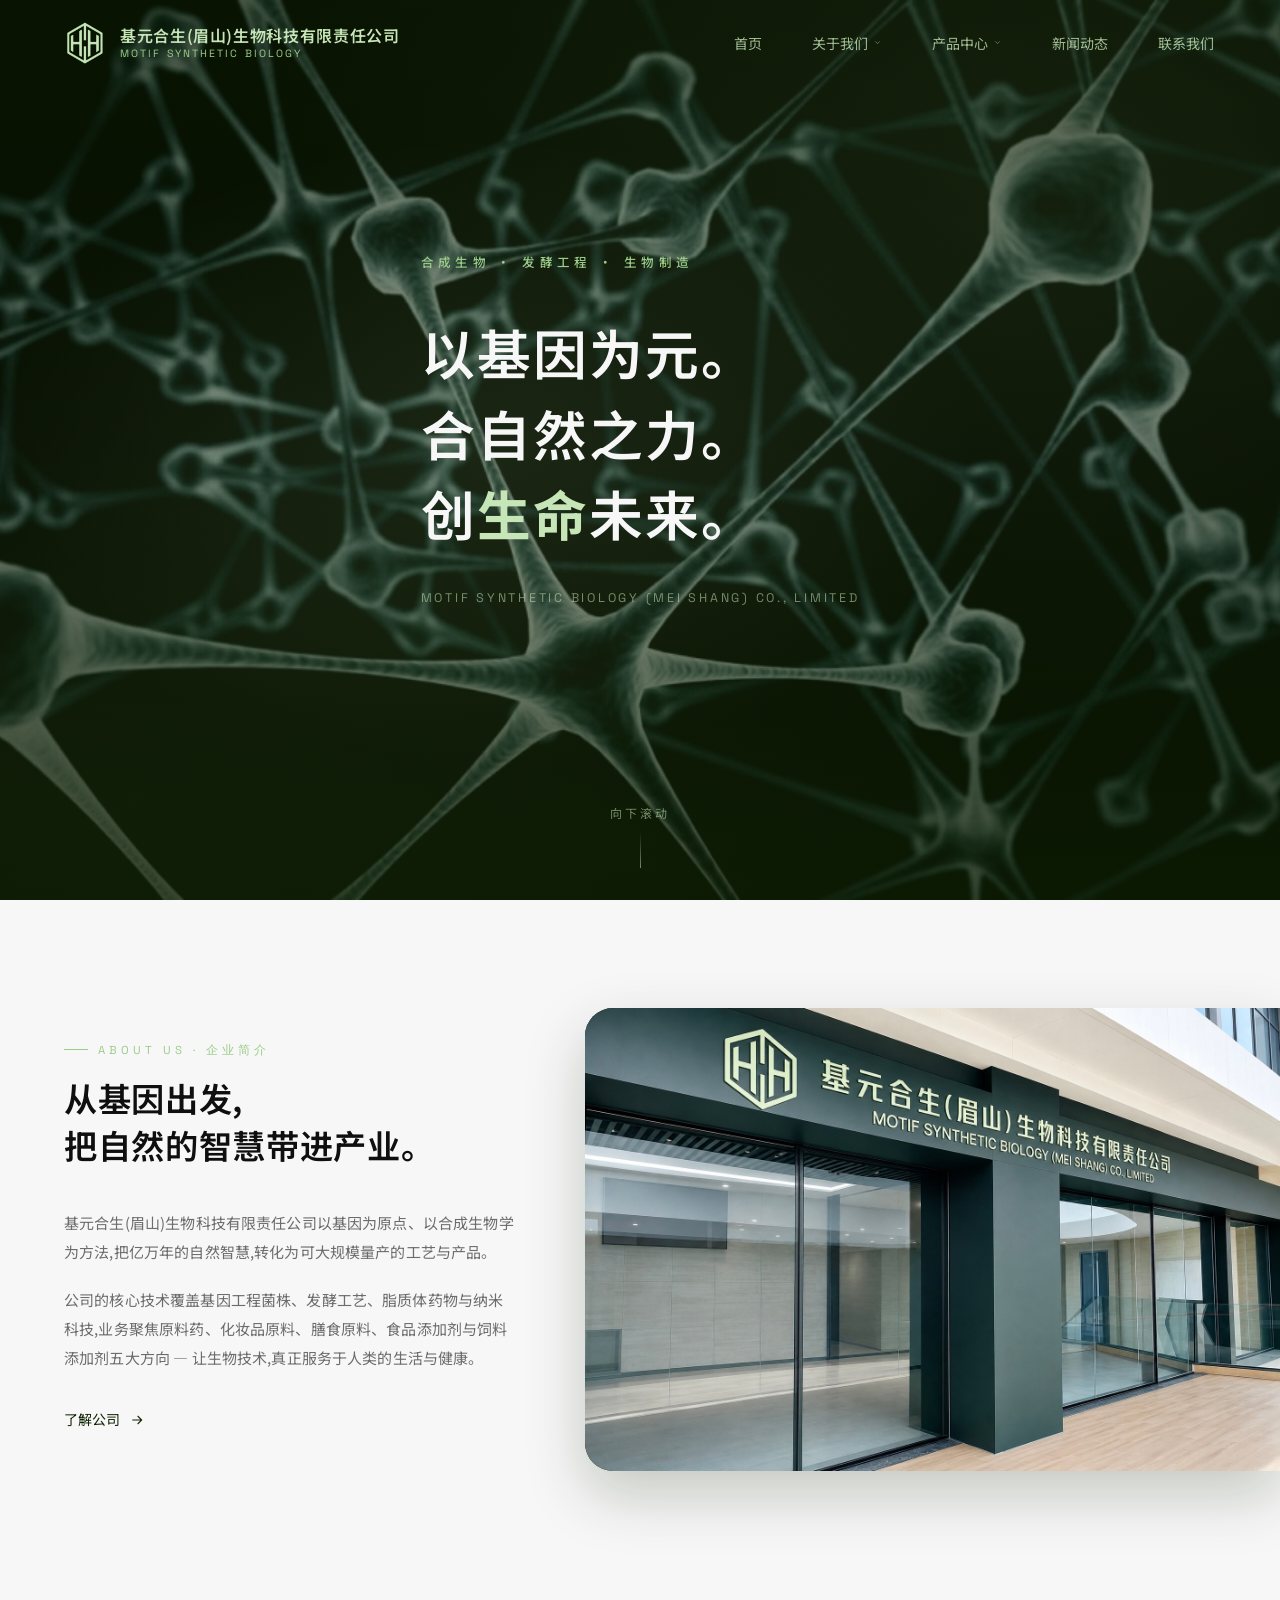
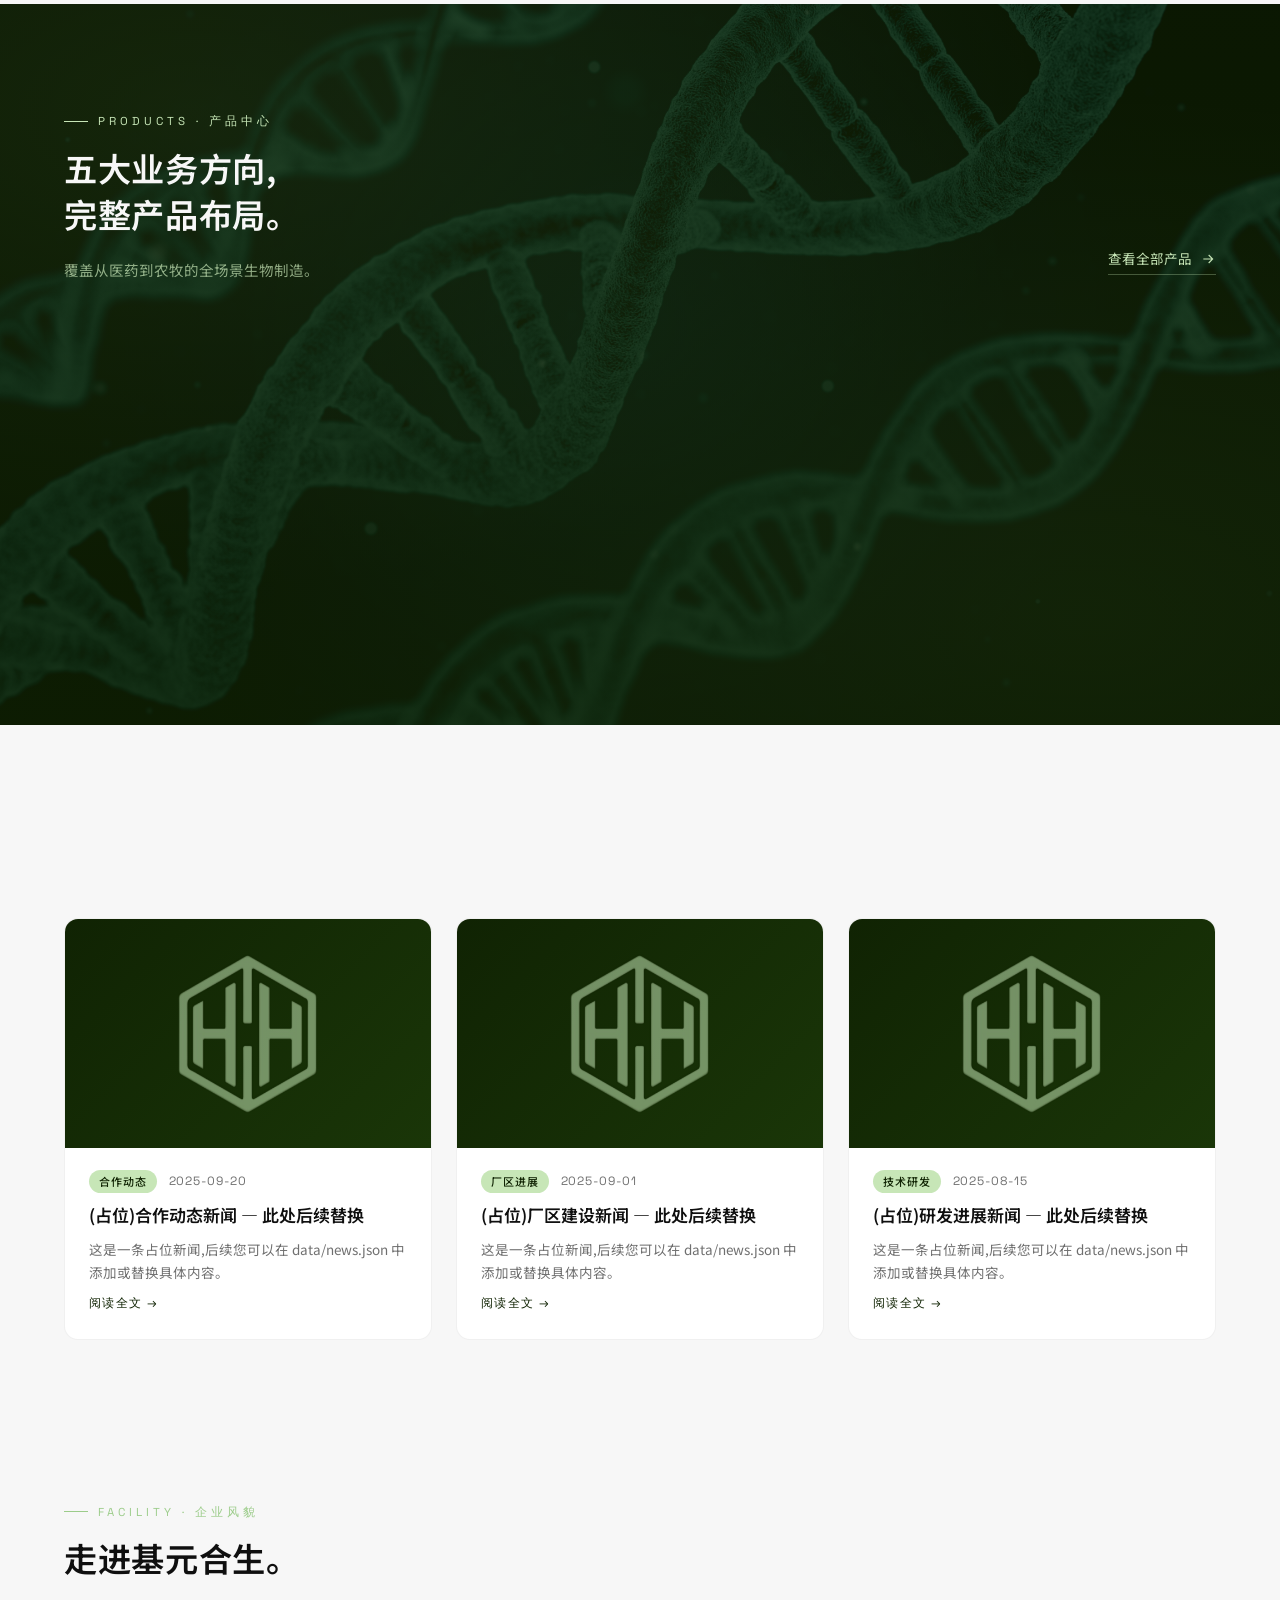
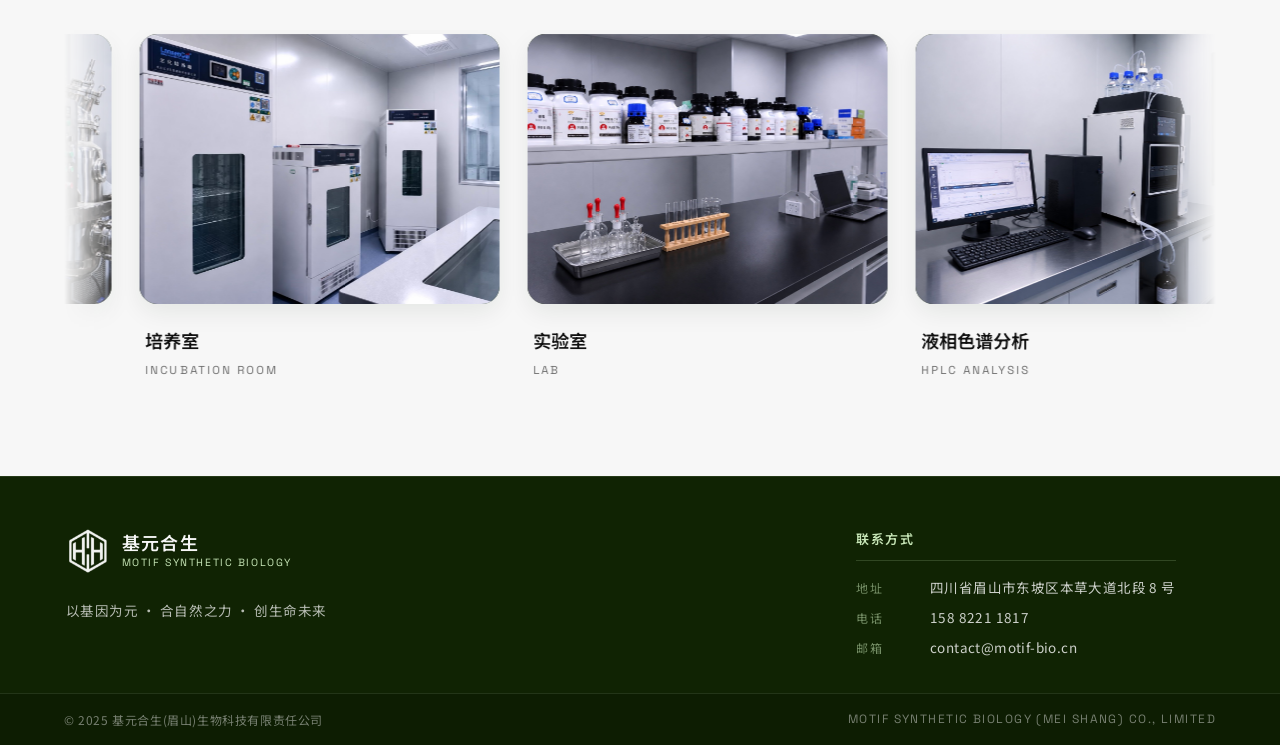
<file: index.html>
<!DOCTYPE html>
<html lang="zh-CN">
<head>
<meta charset="UTF-8" />
<meta name="viewport" content="width=device-width, initial-scale=1.0" />
<title>基元合生(眉山)生物科技有限责任公司 · MOTIF SYNTHETIC BIOLOGY</title>
<meta name="description" content="基元合生(眉山)生物科技有限责任公司 — 聚焦生物基材料聚合、生物化工、发酵优化与工业酶研发。" />
<link rel="preconnect" href="https://fonts.googleapis.com" />
<link rel="preconnect" href="https://fonts.gstatic.com" crossorigin />
<link rel="stylesheet" href="https://fonts.googleapis.com/css2?family=Noto+Sans+SC:wght@400;500;600;700;900&family=Space+Grotesk:wght@400;500;600;700&display=swap" />
<link rel="stylesheet" href="css/style.css?v=56" />
</head>
<body>

<!-- ========== 进场动画 ========== -->
<div id="intro" aria-hidden="true">
  <div class="intro-stack">
    <div class="intro-logo">
      <img src="assets/logo/logo-mark.png" alt="基元合生 logo" />
    </div>
    <div class="intro-fullname">基元合生(眉山)生物科技有限责任公司</div>
    <div class="intro-en en">MOTIF SYNTHETIC BIOLOGY (MEI SHANG) CO., LIMITED</div>
  </div>
</div>

<!-- ========== 顶部导航 ========== -->
<nav class="nav">
  <a class="nav-logo" href="index.html">
    <img class="nav-logo-img" src="assets/logo/logo-mark.png" alt="基元合生" />
    <span class="brand-block">
      <span class="brand-cn">基元合生(眉山)生物科技有限责任公司</span>
      <span class="brand-en en">MOTIF SYNTHETIC BIOLOGY</span>
    </span>
  </a>
  <div class="nav-links">
    <a href="index.html">首页</a>
    <div class="nav-item">
      <a href="about.html">关于我们
        <svg class="caret" viewBox="0 0 24 24" fill="none" stroke="currentColor" stroke-width="2"><path d="M6 9l6 6 6-6"/></svg>
      </a>
      <div class="dropdown">
        <a href="about.html">企业简介</a>
        <a href="history.html">发展历程</a>
        <a href="vision.html">科技革新</a>
      </div>
    </div>
    <div class="nav-item">
      <a href="products.html">产品中心
        <svg class="caret" viewBox="0 0 24 24" fill="none" stroke="currentColor" stroke-width="2"><path d="M6 9l6 6 6-6"/></svg>
      </a>
      <div class="dropdown">
        <a href="products/api.html">高品质原料药</a>
        <a href="products/cosmetics.html">化妆品原料</a>
        <a href="products/nutrition.html">膳食原料</a>
        <a href="products/food.html">食品添加剂</a>
        <a href="products/feed.html">饲料添加剂</a>
      </div>
    </div>
    <a href="news.html">新闻动态</a>
    <a href="contact.html">联系我们</a>
  </div>
  <button class="nav-toggle" aria-label="menu">
    <svg viewBox="0 0 24 24" fill="none" stroke="currentColor" stroke-width="1.8">
      <path d="M4 7h16M4 12h16M4 17h16"/>
    </svg>
  </button>
</nav>

<!-- ========== HERO ========== -->
<section class="hero" id="home">
  <!-- 背景:神经突触图(品牌图) -->
  <div class="hero-bg" aria-hidden="true">
    <div class="hero-bg-img"></div>
    <div class="hero-bg-overlay"></div>
  </div>

  <div class="hero-inner section-inner">
    <div class="hero-eyebrow">合成生物 · 发酵工程 · 生物制造</div>
    <h1 class="hero-slogan">
      <span class="line">以基因为元。</span>
      <span class="line">合自然之力。</span>
      <span class="line">创<em>生命</em>未来。</span>
    </h1>
    <p class="hero-desc en">MOTIF SYNTHETIC BIOLOGY (MEI SHANG) CO., LIMITED</p>
  </div>

  <div class="scroll-hint">
    <span>向下滚动</span>
    <div class="line"></div>
  </div>
</section>


<!-- ========== 企业简介(标题+正文在左 / 图片在右,等高对齐) ========== -->
<section class="about about-two-col home-section" id="about">
  <div class="section-inner">
    <div class="about-grid2">
      <div class="about-left reveal">
        <div class="eyebrow">ABOUT US · 企业简介</div>
        <h2 class="h-title">从基因出发,<br/>把自然的智慧带进产业。</h2>
        <div class="about-body" style="max-width:none;margin-top:0;">
          <p>
            基元合生(眉山)生物科技有限责任公司以<em>基因</em>为原点、以<em>合成生物学</em>为方法,把亿万年的自然智慧,转化为可大规模量产的工艺与产品。
          </p>
          <p>
            公司的核心技术覆盖<em>基因工程菌株、发酵工艺、脂质体药物与纳米科技</em>,业务聚焦原料药、化妆品原料、膳食原料、食品添加剂与饲料添加剂五大方向 — 让生物技术,真正服务于人类的生活与健康。
          </p>
          <p style="margin-top:32px;">
            <a href="about.html" class="link-more">了解公司
              <svg viewBox="0 0 24 24" fill="none" stroke="currentColor" stroke-width="1.6"><path d="M5 12h14M13 6l6 6-6 6"/></svg>
            </a>
          </p>
        </div>
      </div>

      <div class="about-pic reveal d-1">
        <img src="assets/images/facility/公司外观.jpg" alt="基元合生 公司外观" />
      </div>
    </div>
  </div>
</section>

<!-- ========== 产品中心(5 等分大纵列,实验玻璃背景) ========== -->
<section class="products section-dark home-section products-with-bg" id="products">
  <div class="products-bg-image" aria-hidden="true"></div>
  <div class="products-bg-overlay" aria-hidden="true"></div>

  <div class="section-inner">
    <div class="section-head reveal">
      <div>
        <div class="eyebrow">PRODUCTS · 产品中心</div>
        <h2 class="h-title">五大业务方向,<br/>完整产品布局。</h2>
        <p class="h-sub">覆盖从医药到农牧的全场景生物制造。</p>
      </div>
      <a href="products.html" class="link-more head-cta">
        查看全部产品
        <svg viewBox="0 0 24 24" fill="none" stroke="currentColor" stroke-width="1.6"><path d="M5 12h14M13 6l6 6-6 6"/></svg>
      </a>
    </div>

    <div class="products-columns reveal d-1">
      <a class="prod-col" href="products/api.html">
        <div class="col-num">01</div>
        <div class="col-content">
          <div class="col-en">API</div>
          <h3 class="col-cn">高品质<br/>原料药</h3>
        </div>
        <div class="col-foot"><svg viewBox="0 0 24 24" fill="none" stroke="currentColor" stroke-width="1.6"><path d="M5 12h14M13 6l6 6-6 6"/></svg></div>
      </a>
      <a class="prod-col" href="products/cosmetics.html">
        <div class="col-num">02</div>
        <div class="col-content">
          <div class="col-en">COSMETICS</div>
          <h3 class="col-cn">化妆品<br/>原料</h3>
        </div>
        <div class="col-foot"><svg viewBox="0 0 24 24" fill="none" stroke="currentColor" stroke-width="1.6"><path d="M5 12h14M13 6l6 6-6 6"/></svg></div>
      </a>
      <a class="prod-col" href="products/nutrition.html">
        <div class="col-num">03</div>
        <div class="col-content">
          <div class="col-en">NUTRITION</div>
          <h3 class="col-cn">膳食<br/>原料</h3>
        </div>
        <div class="col-foot"><svg viewBox="0 0 24 24" fill="none" stroke="currentColor" stroke-width="1.6"><path d="M5 12h14M13 6l6 6-6 6"/></svg></div>
      </a>
      <a class="prod-col" href="products/food.html">
        <div class="col-num">04</div>
        <div class="col-content">
          <div class="col-en">FOOD</div>
          <h3 class="col-cn">食品<br/>添加剂</h3>
        </div>
        <div class="col-foot"><svg viewBox="0 0 24 24" fill="none" stroke="currentColor" stroke-width="1.6"><path d="M5 12h14M13 6l6 6-6 6"/></svg></div>
      </a>
      <a class="prod-col" href="products/feed.html">
        <div class="col-num">05</div>
        <div class="col-content">
          <div class="col-en">FEED</div>
          <h3 class="col-cn">饲料<br/>添加剂</h3>
        </div>
        <div class="col-foot"><svg viewBox="0 0 24 24" fill="none" stroke="currentColor" stroke-width="1.6"><path d="M5 12h14M13 6l6 6-6 6"/></svg></div>
      </a>
    </div>

  </div>
</section>

<!-- ========== 新闻动态(首页只展示近期 3 条) ========== -->
<section class="news home-section" id="news">
  <div class="section-inner">
    <div class="section-head reveal">
      <div>
        <div class="eyebrow">NEWS · 新闻动态</div>
        <h2 class="h-title">近期动态。</h2>
      </div>
      <a href="news.html" class="link-more head-cta">
        查看全部新闻
        <svg viewBox="0 0 24 24" fill="none" stroke="currentColor" stroke-width="1.6"><path d="M5 12h14M13 6l6 6-6 6"/></svg>
      </a>
    </div>
    <div id="news-preview" class="news-cards"></div>
  </div>
</section>

<!-- ========== 企业风貌(水平滚动 carousel) ========== -->
<section class="facility home-section" id="facility">
  <div class="section-inner">
    <div class="facility-head reveal">
      <div class="eyebrow">FACILITY · 企业风貌</div>
      <h2 class="h-title">走进基元合生。</h2>
    </div>
  </div>

  <div class="carousel reveal d-1">
    <div class="carousel-nav carousel-nav-floating">
      <button class="carousel-btn" data-dir="prev" aria-label="上一张">
        <svg viewBox="0 0 24 24" fill="none" stroke="currentColor" stroke-width="1.6">
          <path d="M19 12H5M11 18l-6-6 6-6"/>
        </svg>
      </button>
      <button class="carousel-btn" data-dir="next" aria-label="下一张">
        <svg viewBox="0 0 24 24" fill="none" stroke="currentColor" stroke-width="1.6">
          <path d="M5 12h14M13 6l6 6-6 6"/>
        </svg>
      </button>
    </div>
    <div class="carousel-track" id="facility-track">
      <div class="carousel-item">
        <div class="ph-img">
          <img src="assets/images/facility/发酵车间.jpg" alt="发酵车间" />
        </div>
        <div class="cap">
          <div class="t">发酵车间</div>
          <div class="s">FERMENTATION</div>
        </div>
      </div>
      <div class="carousel-item">
        <div class="ph-img">
          <img src="assets/images/facility/提纯.jpg" alt="分离纯化" />
        </div>
        <div class="cap">
          <div class="t">分离纯化车间</div>
          <div class="s">PURIFICATION</div>
        </div>
      </div>
      <div class="carousel-item">
        <div class="ph-img">
          <img src="assets/images/facility/培养室.jpg" alt="培养室" />
        </div>
        <div class="cap">
          <div class="t">培养室</div>
          <div class="s">INCUBATION ROOM</div>
        </div>
      </div>
      <div class="carousel-item">
        <div class="ph-img">
          <img src="assets/images/facility/实验室.jpg" alt="实验室" />
        </div>
        <div class="cap">
          <div class="t">实验室</div>
          <div class="s">LAB</div>
        </div>
      </div>
      <div class="carousel-item">
        <div class="ph-img">
          <img src="assets/images/facility/液相色谱仪.jpg" alt="液相色谱仪" />
        </div>
        <div class="cap">
          <div class="t">液相色谱分析</div>
          <div class="s">HPLC ANALYSIS</div>
        </div>
      </div>
    </div>
  </div>
</section>

<!-- ========== 页脚 ========== -->
<footer>
  <div class="footer-main">
    <div class="footer-col footer-brand">
      <a href="index.html" class="footer-logo">
        <img src="assets/logo/logo-mark.png" alt="基元合生 logo" />
        <div class="footer-brand-text">
          <div class="footer-brand-cn">基元合生</div>
          <div class="footer-brand-en">MOTIF SYNTHETIC BIOLOGY</div>
        </div>
      </a>
      <p class="footer-slogan">以基因为元 · 合自然之力 · 创生命未来</p>
    </div>

    <div class="footer-col footer-contact-col">
      <h4 class="footer-h">联系方式</h4>
      <ul class="footer-contact">
        <li>
          <span class="footer-k">地址</span>
          <span class="footer-v">四川省眉山市东坡区本草大道北段 8 号</span>
        </li>
        <li>
          <span class="footer-k">电话</span>
          <span class="footer-v"><a href="tel:+8615882211817">158 8221 1817</a></span>
        </li>
        <li>
          <span class="footer-k">邮箱</span>
          <span class="footer-v"><a href="mailto:contact@motif-bio.cn">contact@motif-bio.cn</a></span>
        </li>
      </ul>
    </div>
  </div>

  <div class="footer-bottom">
    <div class="footer-inner">
      <div>© 2025 基元合生(眉山)生物科技有限责任公司</div>
      <div class="en">MOTIF SYNTHETIC BIOLOGY (MEI SHANG) CO., LIMITED</div>
    </div>
  </div>
</footer>

<script src="js/main.js?v=50"></script>
</body>
</html>
</file>
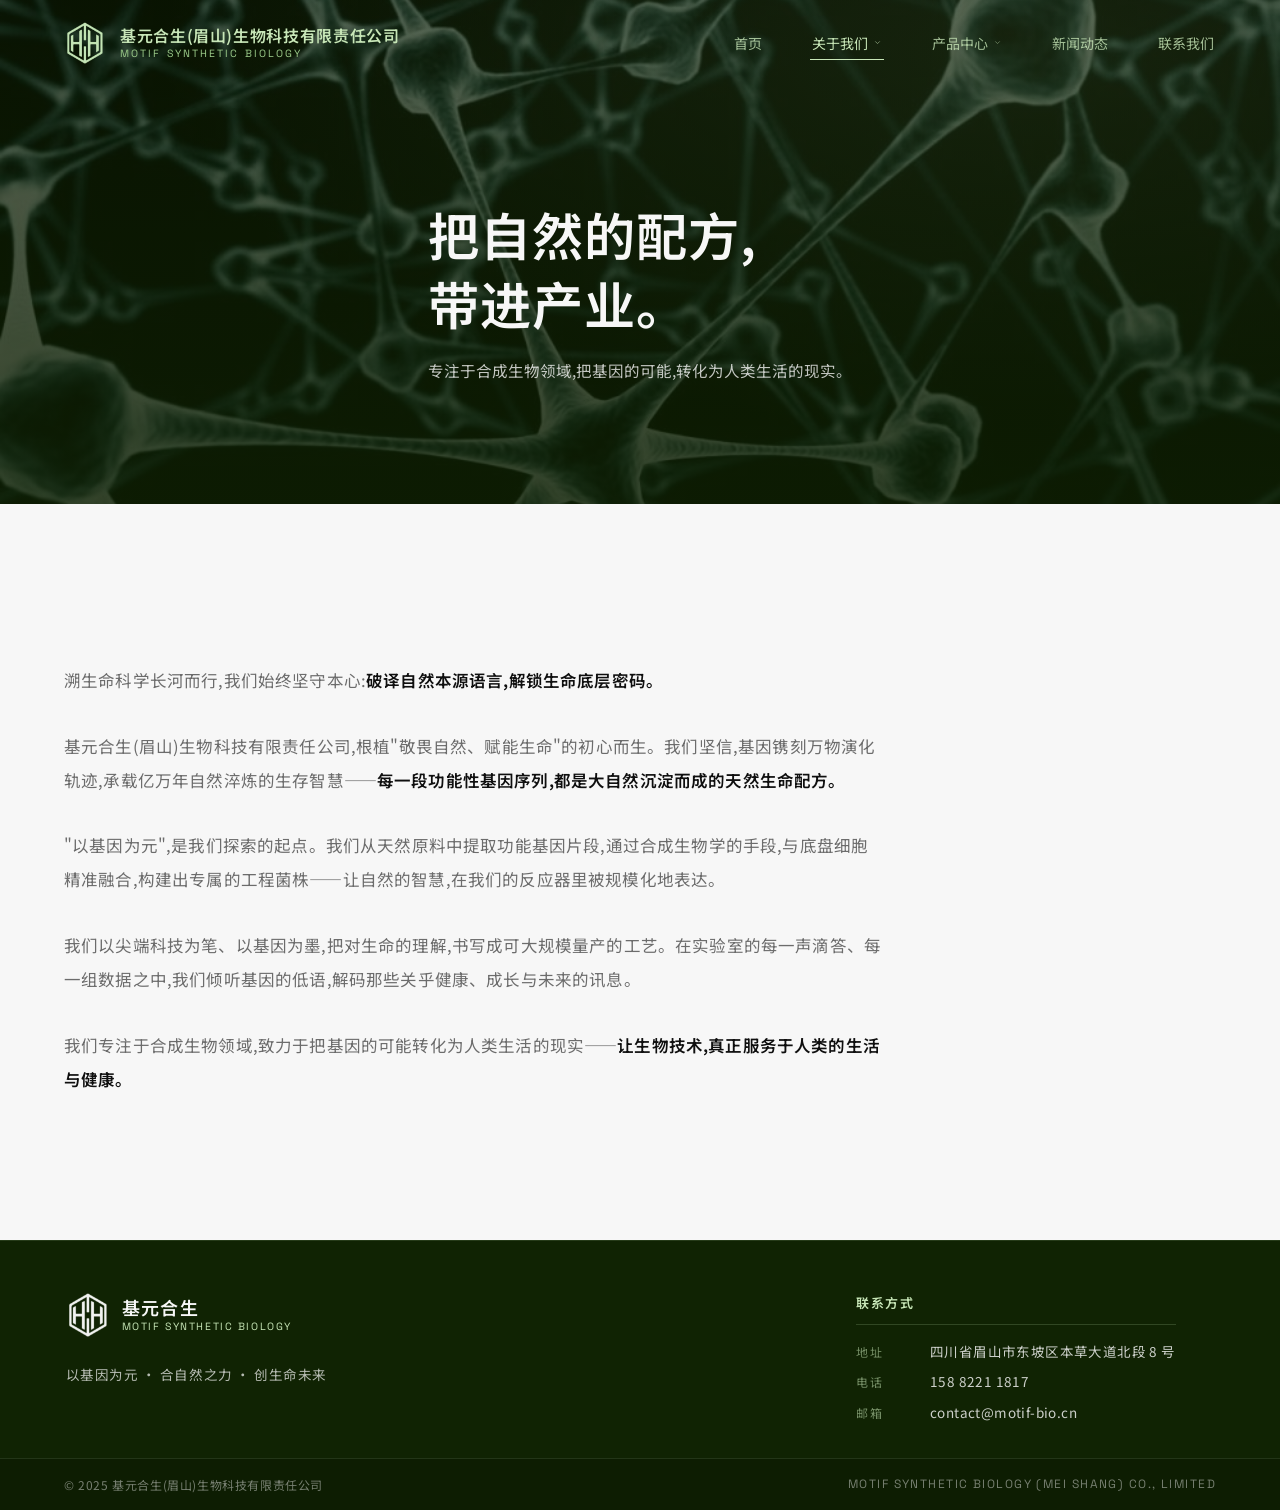
<file: about.html>
<!DOCTYPE html>
<html lang="zh-CN">
<head>
<meta charset="UTF-8" />
<meta name="viewport" content="width=device-width, initial-scale=1.0" />
<title>企业简介 · 基元合生(眉山)生物科技有限责任公司</title>
<meta name="description" content="基元合生 — 溯生命科学长河而行,我们始终坚守本心:破译自然本源语言,解锁生命底层密码。" />
<link rel="preconnect" href="https://fonts.googleapis.com" />
<link rel="preconnect" href="https://fonts.gstatic.com" crossorigin />
<link rel="stylesheet" href="https://fonts.googleapis.com/css2?family=Noto+Sans+SC:wght@400;500;600;700;900&family=Space+Grotesk:wght@400;500;600;700&display=swap" />
<link rel="stylesheet" href="css/style.css?v=56" />
</head>
<body class="nav-ready subpage">

<nav class="nav scrolled">
  <a class="nav-logo" href="index.html">
    <img class="nav-logo-img" src="assets/logo/logo-mark.png" alt="基元合生" />
    <span class="brand-block">
      <span class="brand-cn">基元合生(眉山)生物科技有限责任公司</span>
      <span class="brand-en en">MOTIF SYNTHETIC BIOLOGY</span>
    </span>
  </a>
  <div class="nav-links">
    <a href="index.html">首页</a>
    <div class="nav-item">
      <a href="about.html" class="active">关于我们
        <svg class="caret" viewBox="0 0 24 24" fill="none" stroke="currentColor" stroke-width="2"><path d="M6 9l6 6 6-6"/></svg>
      </a>
      <div class="dropdown">
        <a href="about.html">企业简介</a>
        <a href="history.html">发展历程</a>
        <a href="vision.html">科技革新</a>
      </div>
    </div>
    <div class="nav-item">
      <a href="products.html">产品中心
        <svg class="caret" viewBox="0 0 24 24" fill="none" stroke="currentColor" stroke-width="2"><path d="M6 9l6 6 6-6"/></svg>
      </a>
      <div class="dropdown">
        <a href="products/api.html">高品质原料药</a>
        <a href="products/cosmetics.html">化妆品原料</a>
        <a href="products/nutrition.html">膳食原料</a>
        <a href="products/food.html">食品添加剂</a>
        <a href="products/feed.html">饲料添加剂</a>
      </div>
    </div>
    <a href="news.html">新闻动态</a>
    <a href="contact.html">联系我们</a>
  </div>
  <button class="nav-toggle" aria-label="menu">
    <svg viewBox="0 0 24 24" fill="none" stroke="currentColor" stroke-width="1.8">
      <path d="M4 7h16M4 12h16M4 17h16"/>
    </svg>
  </button>
</nav>

<!-- ========== 顶部封面 hero(公司外观主图) ========== -->
<header class="cover-hero">
  <div class="cover-img" style="background-image:url('assets/images/hero/neural.jpg');"></div>
  <div class="section-inner">
    <h1>把自然的配方,<br/>带进产业。</h1>
    <p class="lead">专注于合成生物领域,把基因的可能,转化为人类生活的现实。</p>
  </div>
</header>

<!-- ========== 正文(诗意叙事) ========== -->
<section class="about" style="background:var(--c-light);">
  <div class="section-inner">
    <div class="about-body reveal" style="max-width:820px;">
      <p>溯生命科学长河而行,我们始终坚守本心:<em>破译自然本源语言,解锁生命底层密码。</em></p>
      <p>基元合生(眉山)生物科技有限责任公司,根植"敬畏自然、赋能生命"的初心而生。我们坚信,基因镌刻万物演化轨迹,承载亿万年自然淬炼的生存智慧——<em>每一段功能性基因序列,都是大自然沉淀而成的天然生命配方。</em></p>
      <p>"以基因为元",是我们探索的起点。我们从天然原料中提取功能基因片段,通过合成生物学的手段,与底盘细胞精准融合,构建出专属的工程菌株——让自然的智慧,在我们的反应器里被规模化地表达。</p>
      <p>我们以尖端科技为笔、以基因为墨,把对生命的理解,书写成可大规模量产的工艺。在实验室的每一声滴答、每一组数据之中,我们倾听基因的低语,解码那些关乎健康、成长与未来的讯息。</p>
      <p>我们专注于合成生物领域,致力于把基因的可能转化为人类生活的现实——<em>让生物技术,真正服务于人类的生活与健康。</em></p>
    </div>
  </div>
</section>

<footer>
  <div class="footer-main">
    <div class="footer-col footer-brand">
      <a href="index.html" class="footer-logo">
        <img src="assets/logo/logo-mark.png" alt="基元合生 logo" />
        <div class="footer-brand-text">
          <div class="footer-brand-cn">基元合生</div>
          <div class="footer-brand-en">MOTIF SYNTHETIC BIOLOGY</div>
        </div>
      </a>
      <p class="footer-slogan">以基因为元 · 合自然之力 · 创生命未来</p>
    </div>

    <div class="footer-col footer-contact-col">
      <h4 class="footer-h">联系方式</h4>
      <ul class="footer-contact">
        <li>
          <span class="footer-k">地址</span>
          <span class="footer-v">四川省眉山市东坡区本草大道北段 8 号</span>
        </li>
        <li>
          <span class="footer-k">电话</span>
          <span class="footer-v"><a href="tel:+8615882211817">158 8221 1817</a></span>
        </li>
        <li>
          <span class="footer-k">邮箱</span>
          <span class="footer-v"><a href="mailto:contact@motif-bio.cn">contact@motif-bio.cn</a></span>
        </li>
      </ul>
    </div>
  </div>

  <div class="footer-bottom">
    <div class="footer-inner">
      <div>© 2025 基元合生(眉山)生物科技有限责任公司</div>
      <div class="en">MOTIF SYNTHETIC BIOLOGY (MEI SHANG) CO., LIMITED</div>
    </div>
  </div>
</footer>

<script src="js/main.js?v=50"></script>
</body>
</html>
</file>
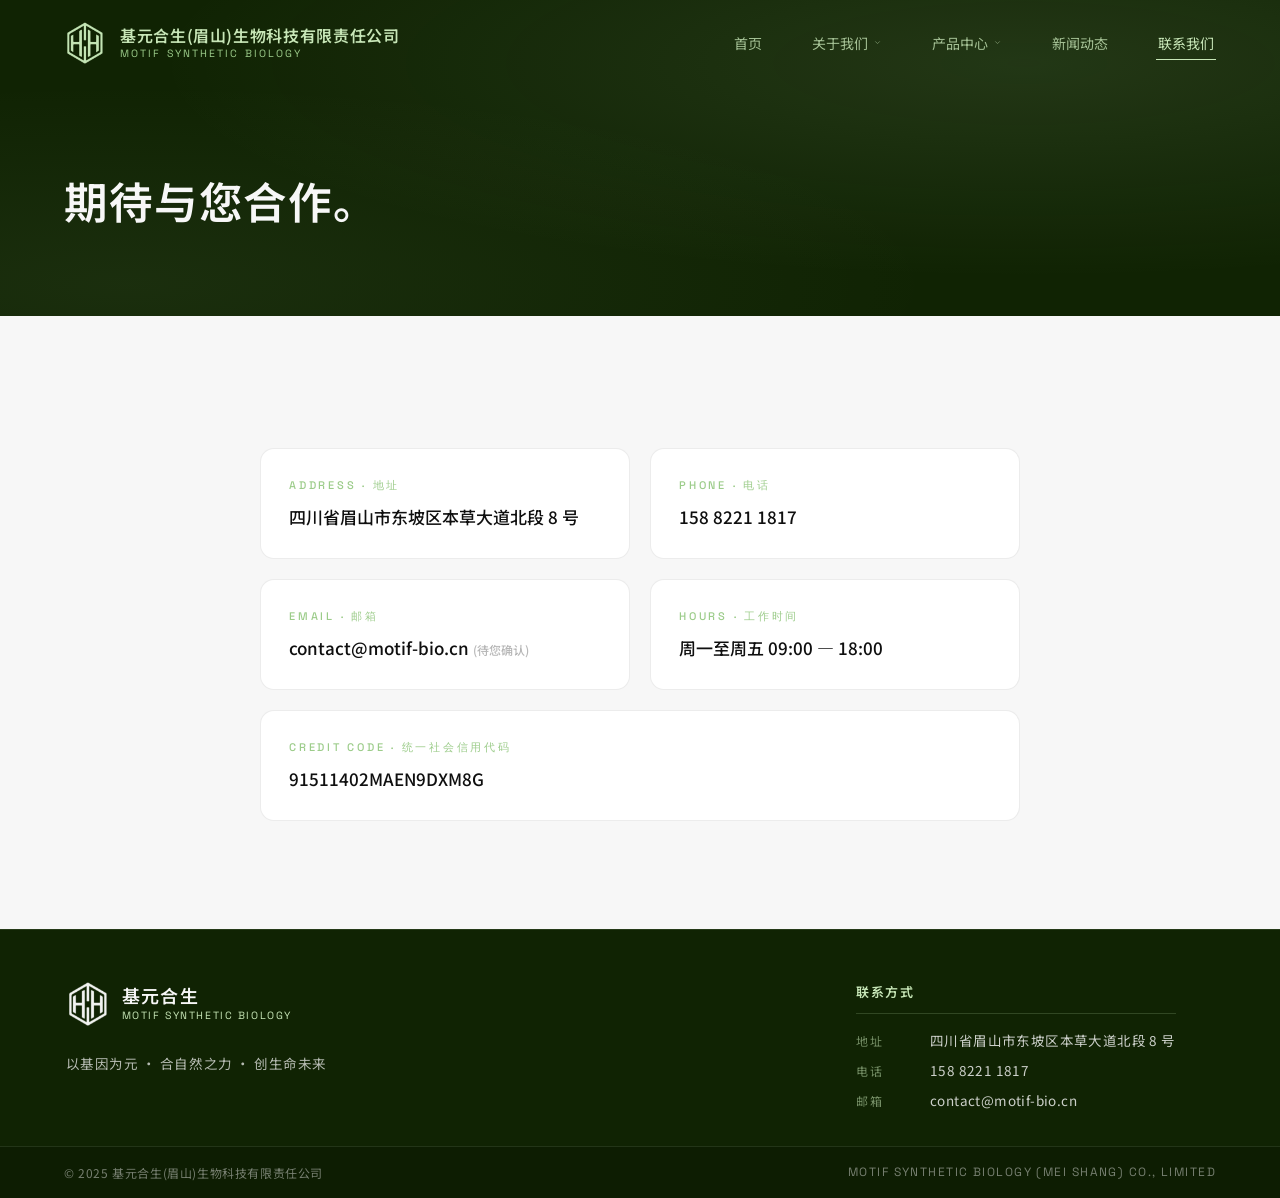
<file: contact.html>
<!DOCTYPE html>
<html lang="zh-CN">
<head>
<meta charset="UTF-8" />
<meta name="viewport" content="width=device-width, initial-scale=1.0" />
<title>联系我们 · 基元合生(眉山)生物科技有限责任公司</title>
<link rel="preconnect" href="https://fonts.googleapis.com" />
<link rel="preconnect" href="https://fonts.gstatic.com" crossorigin />
<link rel="stylesheet" href="https://fonts.googleapis.com/css2?family=Noto+Sans+SC:wght@400;500;600;700;900&family=Space+Grotesk:wght@400;500;600;700&display=swap" />
<link rel="stylesheet" href="css/style.css?v=56" />
</head>
<body class="nav-ready subpage">

<nav class="nav scrolled">
  <a class="nav-logo" href="index.html">
    <img class="nav-logo-img" src="assets/logo/logo-mark.png" alt="基元合生" />
    <span class="brand-block">
      <span class="brand-cn">基元合生(眉山)生物科技有限责任公司</span>
      <span class="brand-en en">MOTIF SYNTHETIC BIOLOGY</span>
    </span>
  </a>
  <div class="nav-links">
    <a href="index.html">首页</a>
    <div class="nav-item">
      <a href="about.html">关于我们
        <svg class="caret" viewBox="0 0 24 24" fill="none" stroke="currentColor" stroke-width="2"><path d="M6 9l6 6 6-6"/></svg>
      </a>
      <div class="dropdown">
        <a href="about.html">企业简介</a>
        <a href="history.html">发展历程</a>
        <a href="vision.html">科技革新</a>
      </div>
    </div>
    <div class="nav-item">
      <a href="products.html">产品中心
        <svg class="caret" viewBox="0 0 24 24" fill="none" stroke="currentColor" stroke-width="2"><path d="M6 9l6 6 6-6"/></svg>
      </a>
      <div class="dropdown">
        <a href="products/api.html">高品质原料药</a>
        <a href="products/cosmetics.html">化妆品原料</a>
        <a href="products/nutrition.html">膳食原料</a>
        <a href="products/food.html">食品添加剂</a>
        <a href="products/feed.html">饲料添加剂</a>
      </div>
    </div>
    <a href="news.html">新闻动态</a>
    <a href="contact.html" class="active">联系我们</a>
  </div>
  <button class="nav-toggle" aria-label="menu">
    <svg viewBox="0 0 24 24" fill="none" stroke="currentColor" stroke-width="1.8">
      <path d="M4 7h16M4 12h16M4 17h16"/>
    </svg>
  </button>
</nav>

<header class="subhero">
  <div class="section-inner">
    <h1 class="h-title">期待与您合作。</h1>
  </div>
</header>

<section class="contact-page" style="background:var(--c-light);">
  <div class="section-inner" style="max-width:760px;">
    <div class="ct-info reveal">
      <div class="item">
        <div class="k">ADDRESS · 地址</div>
        <div class="v">四川省眉山市东坡区本草大道北段 8 号</div>
      </div>
      <div class="item">
        <div class="k">PHONE · 电话</div>
        <div class="v">158 8221 1817</div>
      </div>
      <div class="item">
        <div class="k">EMAIL · 邮箱</div>
        <div class="v">contact@motif-bio.cn <span style="color:var(--c-ink-30);font-size:12px;">(待您确认)</span></div>
      </div>
      <div class="item">
        <div class="k">HOURS · 工作时间</div>
        <div class="v">周一至周五  09:00 — 18:00</div>
      </div>
      <div class="item">
        <div class="k">CREDIT CODE · 统一社会信用代码</div>
        <div class="v">91511402MAEN9DXM8G</div>
      </div>
    </div>
  </div>
</section>

<footer>
  <div class="footer-main">
    <div class="footer-col footer-brand">
      <a href="index.html" class="footer-logo">
        <img src="assets/logo/logo-mark.png" alt="基元合生 logo" />
        <div class="footer-brand-text">
          <div class="footer-brand-cn">基元合生</div>
          <div class="footer-brand-en">MOTIF SYNTHETIC BIOLOGY</div>
        </div>
      </a>
      <p class="footer-slogan">以基因为元 · 合自然之力 · 创生命未来</p>
    </div>

    <div class="footer-col footer-contact-col">
      <h4 class="footer-h">联系方式</h4>
      <ul class="footer-contact">
        <li>
          <span class="footer-k">地址</span>
          <span class="footer-v">四川省眉山市东坡区本草大道北段 8 号</span>
        </li>
        <li>
          <span class="footer-k">电话</span>
          <span class="footer-v"><a href="tel:+8615882211817">158 8221 1817</a></span>
        </li>
        <li>
          <span class="footer-k">邮箱</span>
          <span class="footer-v"><a href="mailto:contact@motif-bio.cn">contact@motif-bio.cn</a></span>
        </li>
      </ul>
    </div>
  </div>

  <div class="footer-bottom">
    <div class="footer-inner">
      <div>© 2025 基元合生(眉山)生物科技有限责任公司</div>
      <div class="en">MOTIF SYNTHETIC BIOLOGY (MEI SHANG) CO., LIMITED</div>
    </div>
  </div>
</footer>

<script src="js/main.js?v=50"></script>
</body>
</html>
</file>
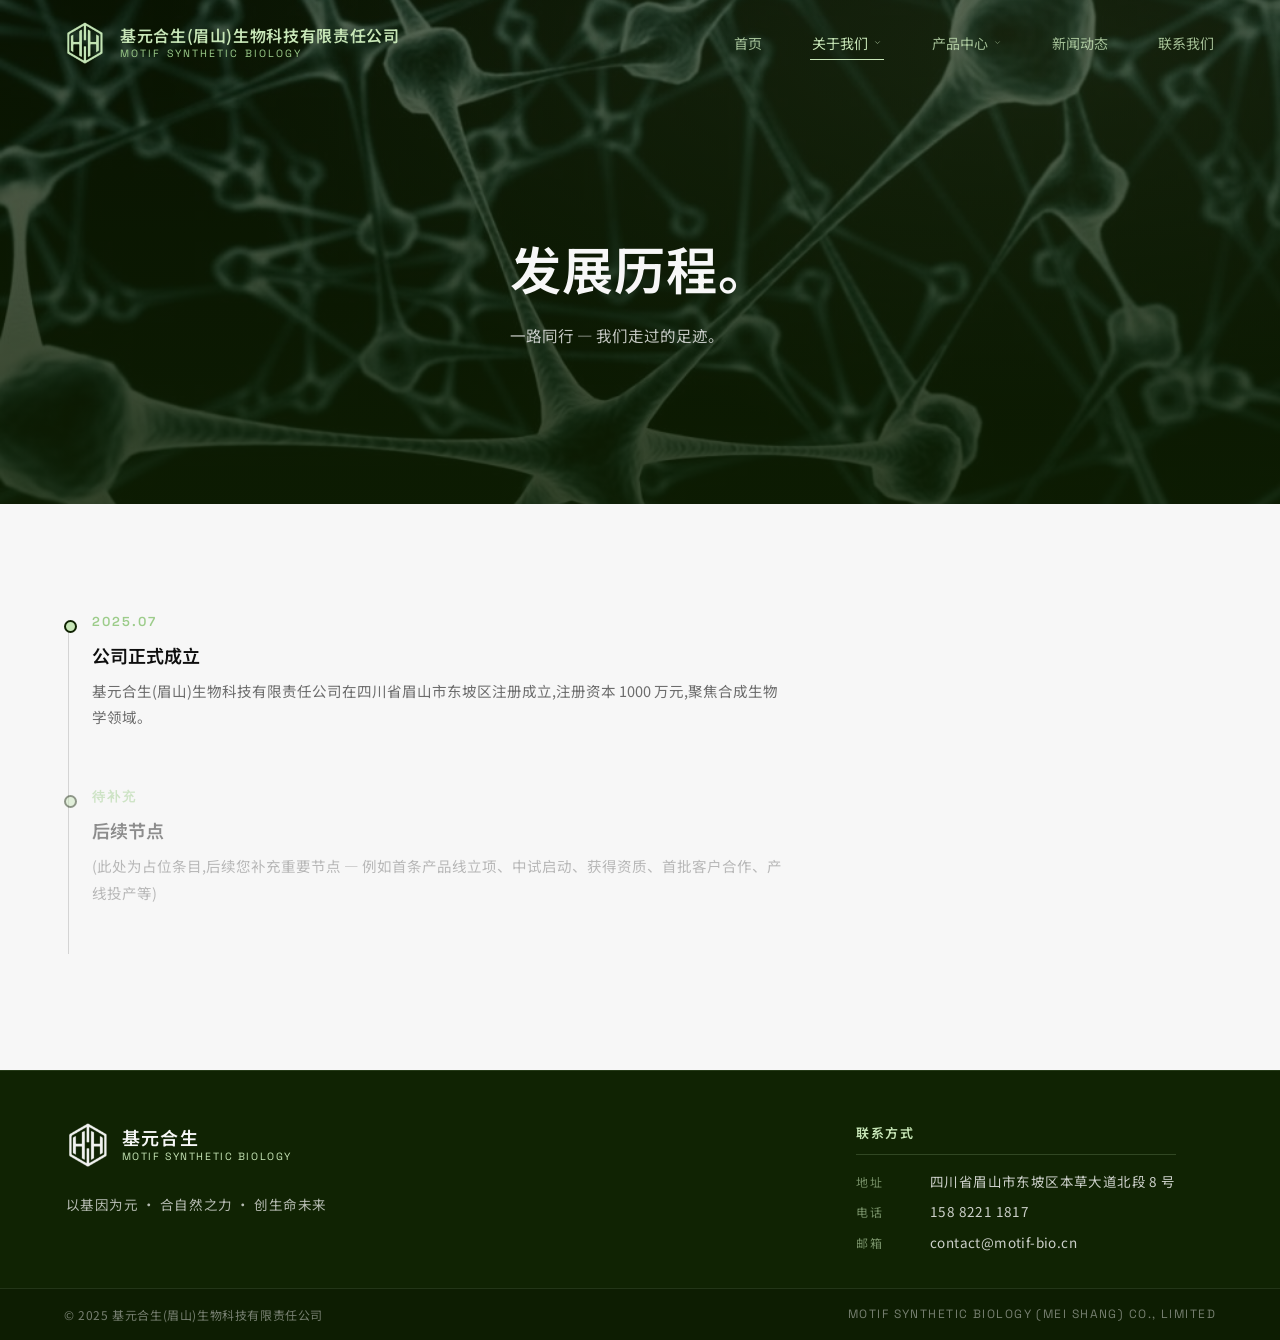
<file: history.html>
<!DOCTYPE html>
<html lang="zh-CN">
<head>
<meta charset="UTF-8" />
<meta name="viewport" content="width=device-width, initial-scale=1.0" />
<title>发展历程 · 基元合生(眉山)生物科技有限责任公司</title>
<link rel="preconnect" href="https://fonts.googleapis.com" />
<link rel="preconnect" href="https://fonts.gstatic.com" crossorigin />
<link rel="stylesheet" href="https://fonts.googleapis.com/css2?family=Noto+Sans+SC:wght@400;500;600;700;900&family=Space+Grotesk:wght@400;500;600;700&display=swap" />
<link rel="stylesheet" href="css/style.css?v=56" />
</head>
<body class="nav-ready subpage">

<nav class="nav scrolled">
  <a class="nav-logo" href="index.html">
    <img class="nav-logo-img" src="assets/logo/logo-mark.png" alt="基元合生" />
    <span class="brand-block">
      <span class="brand-cn">基元合生(眉山)生物科技有限责任公司</span>
      <span class="brand-en en">MOTIF SYNTHETIC BIOLOGY</span>
    </span>
  </a>
  <div class="nav-links">
    <a href="index.html">首页</a>
    <div class="nav-item">
      <a href="about.html" class="active">关于我们
        <svg class="caret" viewBox="0 0 24 24" fill="none" stroke="currentColor" stroke-width="2"><path d="M6 9l6 6 6-6"/></svg>
      </a>
      <div class="dropdown">
        <a href="about.html">企业简介</a>
        <a href="history.html">发展历程</a>
        <a href="vision.html">科技革新</a>
      </div>
    </div>
    <div class="nav-item">
      <a href="products.html">产品中心
        <svg class="caret" viewBox="0 0 24 24" fill="none" stroke="currentColor" stroke-width="2"><path d="M6 9l6 6 6-6"/></svg>
      </a>
      <div class="dropdown">
        <a href="products/api.html">高品质原料药</a>
        <a href="products/cosmetics.html">化妆品原料</a>
        <a href="products/nutrition.html">膳食原料</a>
        <a href="products/food.html">食品添加剂</a>
        <a href="products/feed.html">饲料添加剂</a>
      </div>
    </div>
    <a href="news.html">新闻动态</a>
    <a href="contact.html">联系我们</a>
  </div>
  <button class="nav-toggle" aria-label="menu">
    <svg viewBox="0 0 24 24" fill="none" stroke="currentColor" stroke-width="1.8">
      <path d="M4 7h16M4 12h16M4 17h16"/>
    </svg>
  </button>
</nav>

<header class="cover-hero">
  <div class="cover-img" style="background-image:url('assets/images/hero/neural.jpg');"></div>
  <div class="section-inner">
    <h1>发展历程。</h1>
    <p class="lead">一路同行 — 我们走过的足迹。</p>
  </div>
</header>

<section style="background:var(--c-light);">
  <div class="section-inner">
    <div class="timeline reveal">
      <div class="timeline-item">
        <div class="date">2025.07</div>
        <h3>公司正式成立</h3>
        <p>基元合生(眉山)生物科技有限责任公司在四川省眉山市东坡区注册成立,注册资本 1000 万元,聚焦合成生物学领域。</p>
      </div>
      <div class="timeline-item" style="opacity:.45;">
        <div class="date">待补充</div>
        <h3>后续节点</h3>
        <p>(此处为占位条目,后续您补充重要节点 — 例如首条产品线立项、中试启动、获得资质、首批客户合作、产线投产等)</p>
      </div>
    </div>
  </div>
</section>

<footer>
  <div class="footer-main">
    <div class="footer-col footer-brand">
      <a href="index.html" class="footer-logo">
        <img src="assets/logo/logo-mark.png" alt="基元合生 logo" />
        <div class="footer-brand-text">
          <div class="footer-brand-cn">基元合生</div>
          <div class="footer-brand-en">MOTIF SYNTHETIC BIOLOGY</div>
        </div>
      </a>
      <p class="footer-slogan">以基因为元 · 合自然之力 · 创生命未来</p>
    </div>

    <div class="footer-col footer-contact-col">
      <h4 class="footer-h">联系方式</h4>
      <ul class="footer-contact">
        <li>
          <span class="footer-k">地址</span>
          <span class="footer-v">四川省眉山市东坡区本草大道北段 8 号</span>
        </li>
        <li>
          <span class="footer-k">电话</span>
          <span class="footer-v"><a href="tel:+8615882211817">158 8221 1817</a></span>
        </li>
        <li>
          <span class="footer-k">邮箱</span>
          <span class="footer-v"><a href="mailto:contact@motif-bio.cn">contact@motif-bio.cn</a></span>
        </li>
      </ul>
    </div>
  </div>

  <div class="footer-bottom">
    <div class="footer-inner">
      <div>© 2025 基元合生(眉山)生物科技有限责任公司</div>
      <div class="en">MOTIF SYNTHETIC BIOLOGY (MEI SHANG) CO., LIMITED</div>
    </div>
  </div>
</footer>

<script src="js/main.js?v=50"></script>
</body>
</html>
</file>
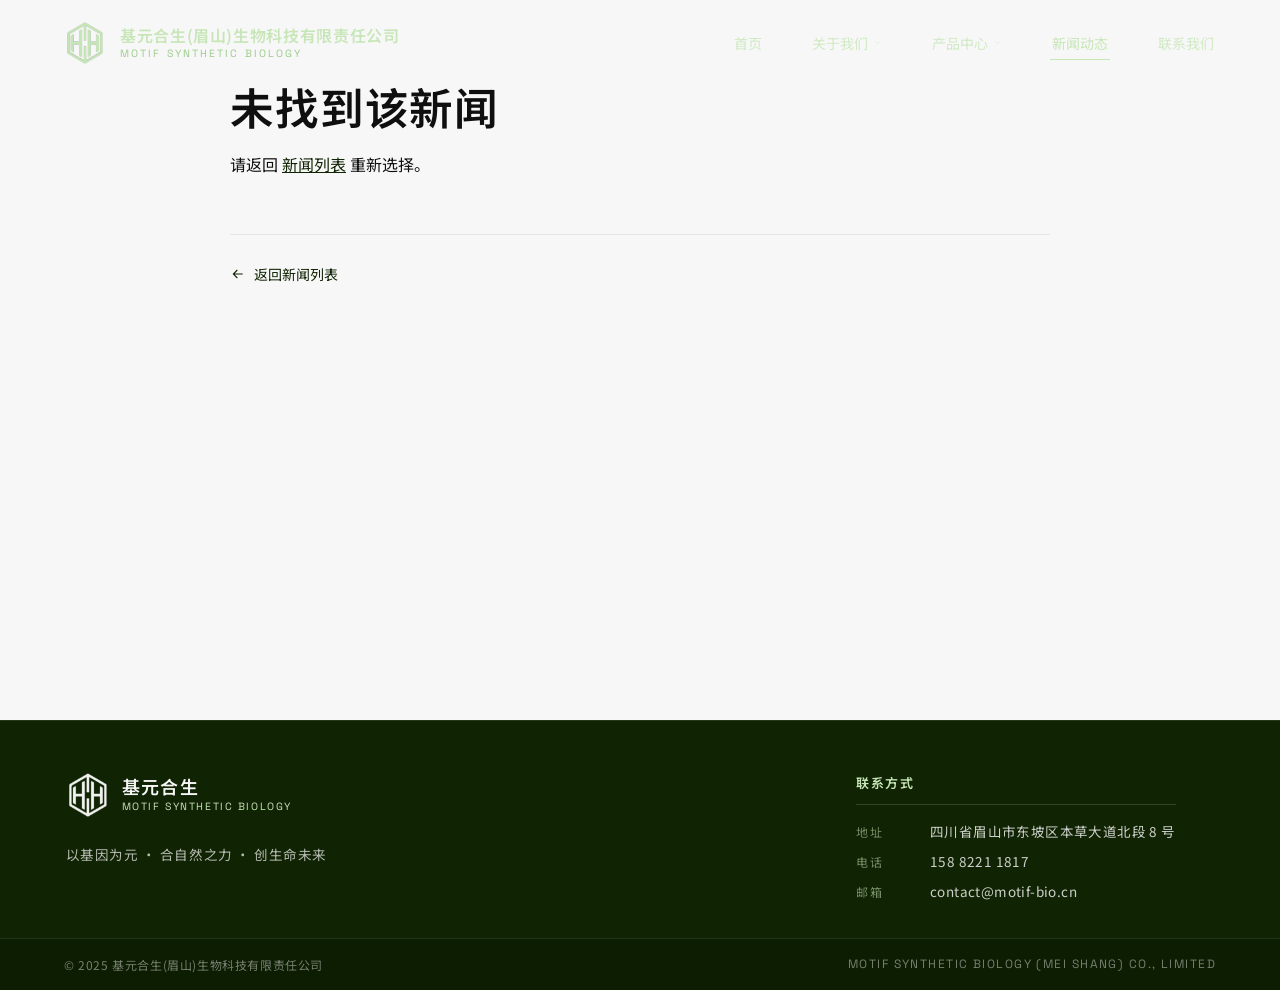
<file: news-detail.html>
<!DOCTYPE html>
<html lang="zh-CN">
<head>
<meta charset="UTF-8" />
<meta name="viewport" content="width=device-width, initial-scale=1.0" />
<title id="page-title">新闻详情 · 基元合生</title>
<link rel="preconnect" href="https://fonts.googleapis.com" />
<link rel="preconnect" href="https://fonts.gstatic.com" crossorigin />
<link rel="stylesheet" href="https://fonts.googleapis.com/css2?family=Noto+Sans+SC:wght@400;500;600;700;900&family=Space+Grotesk:wght@400;500;600;700&display=swap" />
<link rel="stylesheet" href="css/style.css?v=56" />
</head>
<body class="nav-ready subpage">

<nav class="nav scrolled">
  <a class="nav-logo" href="index.html#home">
    <img class="nav-logo-img" src="assets/logo/logo-mark.png" alt="基元合生" />
    <span class="brand-block">
      <span class="brand-cn">基元合生(眉山)生物科技有限责任公司</span>
      <span class="brand-en en">MOTIF SYNTHETIC BIOLOGY</span>
    </span>
  </a>
  <div class="nav-links">
    <a href="index.html">首页</a>
    <div class="nav-item">
      <a href="about.html">关于我们
        <svg class="caret" viewBox="0 0 24 24" fill="none" stroke="currentColor" stroke-width="2"><path d="M6 9l6 6 6-6"/></svg>
      </a>
      <div class="dropdown">
        <a href="about.html">企业简介</a>
        <a href="history.html">发展历程</a>
        <a href="vision.html">科技革新</a>
      </div>
    </div>
    <div class="nav-item">
      <a href="products.html">产品中心
        <svg class="caret" viewBox="0 0 24 24" fill="none" stroke="currentColor" stroke-width="2"><path d="M6 9l6 6 6-6"/></svg>
      </a>
      <div class="dropdown">
        <a href="products/api.html">高品质原料药</a>
        <a href="products/cosmetics.html">化妆品原料</a>
        <a href="products/nutrition.html">膳食原料</a>
        <a href="products/food.html">食品添加剂</a>
        <a href="products/feed.html">饲料添加剂</a>
      </div>
    </div>
    <a href="news.html" class="active">新闻动态</a>
    <a href="contact.html">联系我们</a>
  </div>
  <button class="nav-toggle" aria-label="menu">
    <svg viewBox="0 0 24 24" fill="none" stroke="currentColor" stroke-width="1.8">
      <path d="M4 7h16M4 12h16M4 17h16"/>
    </svg>
  </button>
</nav>

<article class="article">
  <div class="section-inner article-inner">

    <div id="article-content">
      <div class="article-loading">加载中…</div>
    </div>

    <div class="article-foot">
      <a href="news.html" class="link-more">
        <svg viewBox="0 0 24 24" fill="none" stroke="currentColor" stroke-width="1.6">
          <path d="M19 12H5M11 18l-6-6 6-6"/>
        </svg>
        返回新闻列表
      </a>
    </div>
  </div>
</article>

<footer>
  <div class="footer-main">
    <div class="footer-col footer-brand">
      <a href="index.html" class="footer-logo">
        <img src="assets/logo/logo-mark.png" alt="基元合生 logo" />
        <div class="footer-brand-text">
          <div class="footer-brand-cn">基元合生</div>
          <div class="footer-brand-en">MOTIF SYNTHETIC BIOLOGY</div>
        </div>
      </a>
      <p class="footer-slogan">以基因为元 · 合自然之力 · 创生命未来</p>
    </div>

    <div class="footer-col footer-contact-col">
      <h4 class="footer-h">联系方式</h4>
      <ul class="footer-contact">
        <li>
          <span class="footer-k">地址</span>
          <span class="footer-v">四川省眉山市东坡区本草大道北段 8 号</span>
        </li>
        <li>
          <span class="footer-k">电话</span>
          <span class="footer-v"><a href="tel:+8615882211817">158 8221 1817</a></span>
        </li>
        <li>
          <span class="footer-k">邮箱</span>
          <span class="footer-v"><a href="mailto:contact@motif-bio.cn">contact@motif-bio.cn</a></span>
        </li>
      </ul>
    </div>
  </div>

  <div class="footer-bottom">
    <div class="footer-inner">
      <div>© 2025 基元合生(眉山)生物科技有限责任公司</div>
      <div class="en">MOTIF SYNTHETIC BIOLOGY (MEI SHANG) CO., LIMITED</div>
    </div>
  </div>
</footer>

<script src="js/main.js?v=50"></script>
</body>
</html>
</file>
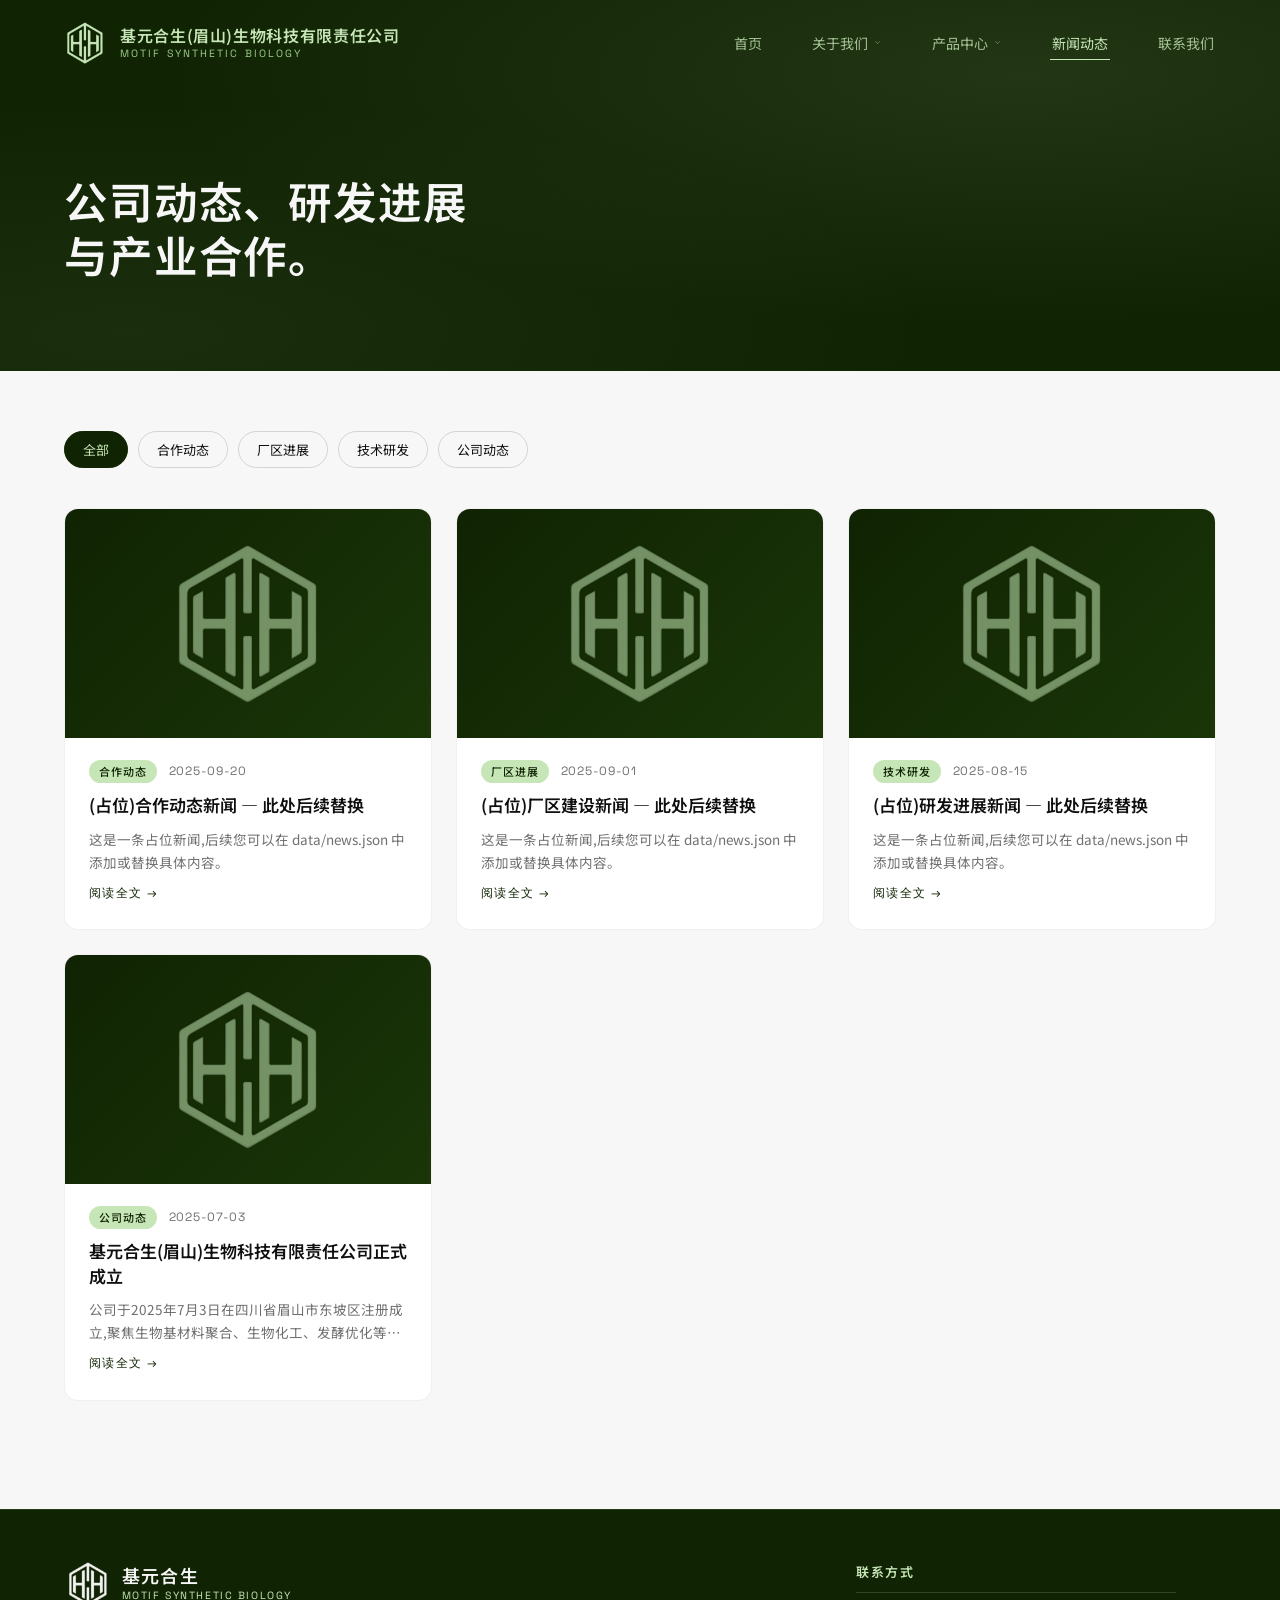
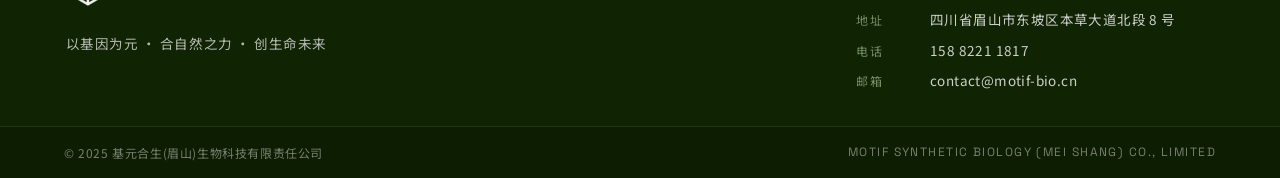
<file: news.html>
<!DOCTYPE html>
<html lang="zh-CN">
<head>
<meta charset="UTF-8" />
<meta name="viewport" content="width=device-width, initial-scale=1.0" />
<title>新闻动态 · 基元合生(眉山)生物科技有限责任公司</title>
<meta name="description" content="基元合生 — 公司动态、技术研发、厂区进展、合作动态。" />
<link rel="preconnect" href="https://fonts.googleapis.com" />
<link rel="preconnect" href="https://fonts.gstatic.com" crossorigin />
<link rel="stylesheet" href="https://fonts.googleapis.com/css2?family=Noto+Sans+SC:wght@400;500;600;700;900&family=Space+Grotesk:wght@400;500;600;700&display=swap" />
<link rel="stylesheet" href="css/style.css?v=56" />
</head>
<body class="nav-ready subpage">

<!-- ========== 顶部导航 ========== -->
<nav class="nav scrolled">
  <a class="nav-logo" href="index.html#home">
    <img class="nav-logo-img" src="assets/logo/logo-mark.png" alt="基元合生" />
    <span class="brand-block">
      <span class="brand-cn">基元合生(眉山)生物科技有限责任公司</span>
      <span class="brand-en en">MOTIF SYNTHETIC BIOLOGY</span>
    </span>
  </a>
  <div class="nav-links">
    <a href="index.html">首页</a>
    <div class="nav-item">
      <a href="about.html">关于我们
        <svg class="caret" viewBox="0 0 24 24" fill="none" stroke="currentColor" stroke-width="2"><path d="M6 9l6 6 6-6"/></svg>
      </a>
      <div class="dropdown">
        <a href="about.html">企业简介</a>
        <a href="history.html">发展历程</a>
        <a href="vision.html">科技革新</a>
      </div>
    </div>
    <div class="nav-item">
      <a href="products.html">产品中心
        <svg class="caret" viewBox="0 0 24 24" fill="none" stroke="currentColor" stroke-width="2"><path d="M6 9l6 6 6-6"/></svg>
      </a>
      <div class="dropdown">
        <a href="products/api.html">高品质原料药</a>
        <a href="products/cosmetics.html">化妆品原料</a>
        <a href="products/nutrition.html">膳食原料</a>
        <a href="products/food.html">食品添加剂</a>
        <a href="products/feed.html">饲料添加剂</a>
      </div>
    </div>
    <a href="news.html" class="active">新闻动态</a>
    <a href="contact.html">联系我们</a>
  </div>
  <button class="nav-toggle" aria-label="menu">
    <svg viewBox="0 0 24 24" fill="none" stroke="currentColor" stroke-width="1.8">
      <path d="M4 7h16M4 12h16M4 17h16"/>
    </svg>
  </button>
</nav>

<!-- ========== 子页头 ========== -->
<header class="subhero">
  <div class="section-inner">
    <h1 class="h-title">公司动态、研发进展<br/>与产业合作。</h1>
  </div>
</header>

<!-- ========== 筛选 + 列表 ========== -->
<section class="news-page">
  <div class="section-inner">
    <div class="filters" id="filters">
      <button class="filter active" data-tag="all">全部</button>
      <!-- 动态注入其它分类 -->
    </div>
    <div id="news-full" class="news-list"></div>
  </div>
</section>

<!-- ========== 页脚 ========== -->
<footer>
  <div class="footer-main">
    <div class="footer-col footer-brand">
      <a href="index.html" class="footer-logo">
        <img src="assets/logo/logo-mark.png" alt="基元合生 logo" />
        <div class="footer-brand-text">
          <div class="footer-brand-cn">基元合生</div>
          <div class="footer-brand-en">MOTIF SYNTHETIC BIOLOGY</div>
        </div>
      </a>
      <p class="footer-slogan">以基因为元 · 合自然之力 · 创生命未来</p>
    </div>

    <div class="footer-col footer-contact-col">
      <h4 class="footer-h">联系方式</h4>
      <ul class="footer-contact">
        <li>
          <span class="footer-k">地址</span>
          <span class="footer-v">四川省眉山市东坡区本草大道北段 8 号</span>
        </li>
        <li>
          <span class="footer-k">电话</span>
          <span class="footer-v"><a href="tel:+8615882211817">158 8221 1817</a></span>
        </li>
        <li>
          <span class="footer-k">邮箱</span>
          <span class="footer-v"><a href="mailto:contact@motif-bio.cn">contact@motif-bio.cn</a></span>
        </li>
      </ul>
    </div>
  </div>

  <div class="footer-bottom">
    <div class="footer-inner">
      <div>© 2025 基元合生(眉山)生物科技有限责任公司</div>
      <div class="en">MOTIF SYNTHETIC BIOLOGY (MEI SHANG) CO., LIMITED</div>
    </div>
  </div>
</footer>

<script src="js/main.js?v=50"></script>
</body>
</html>
</file>
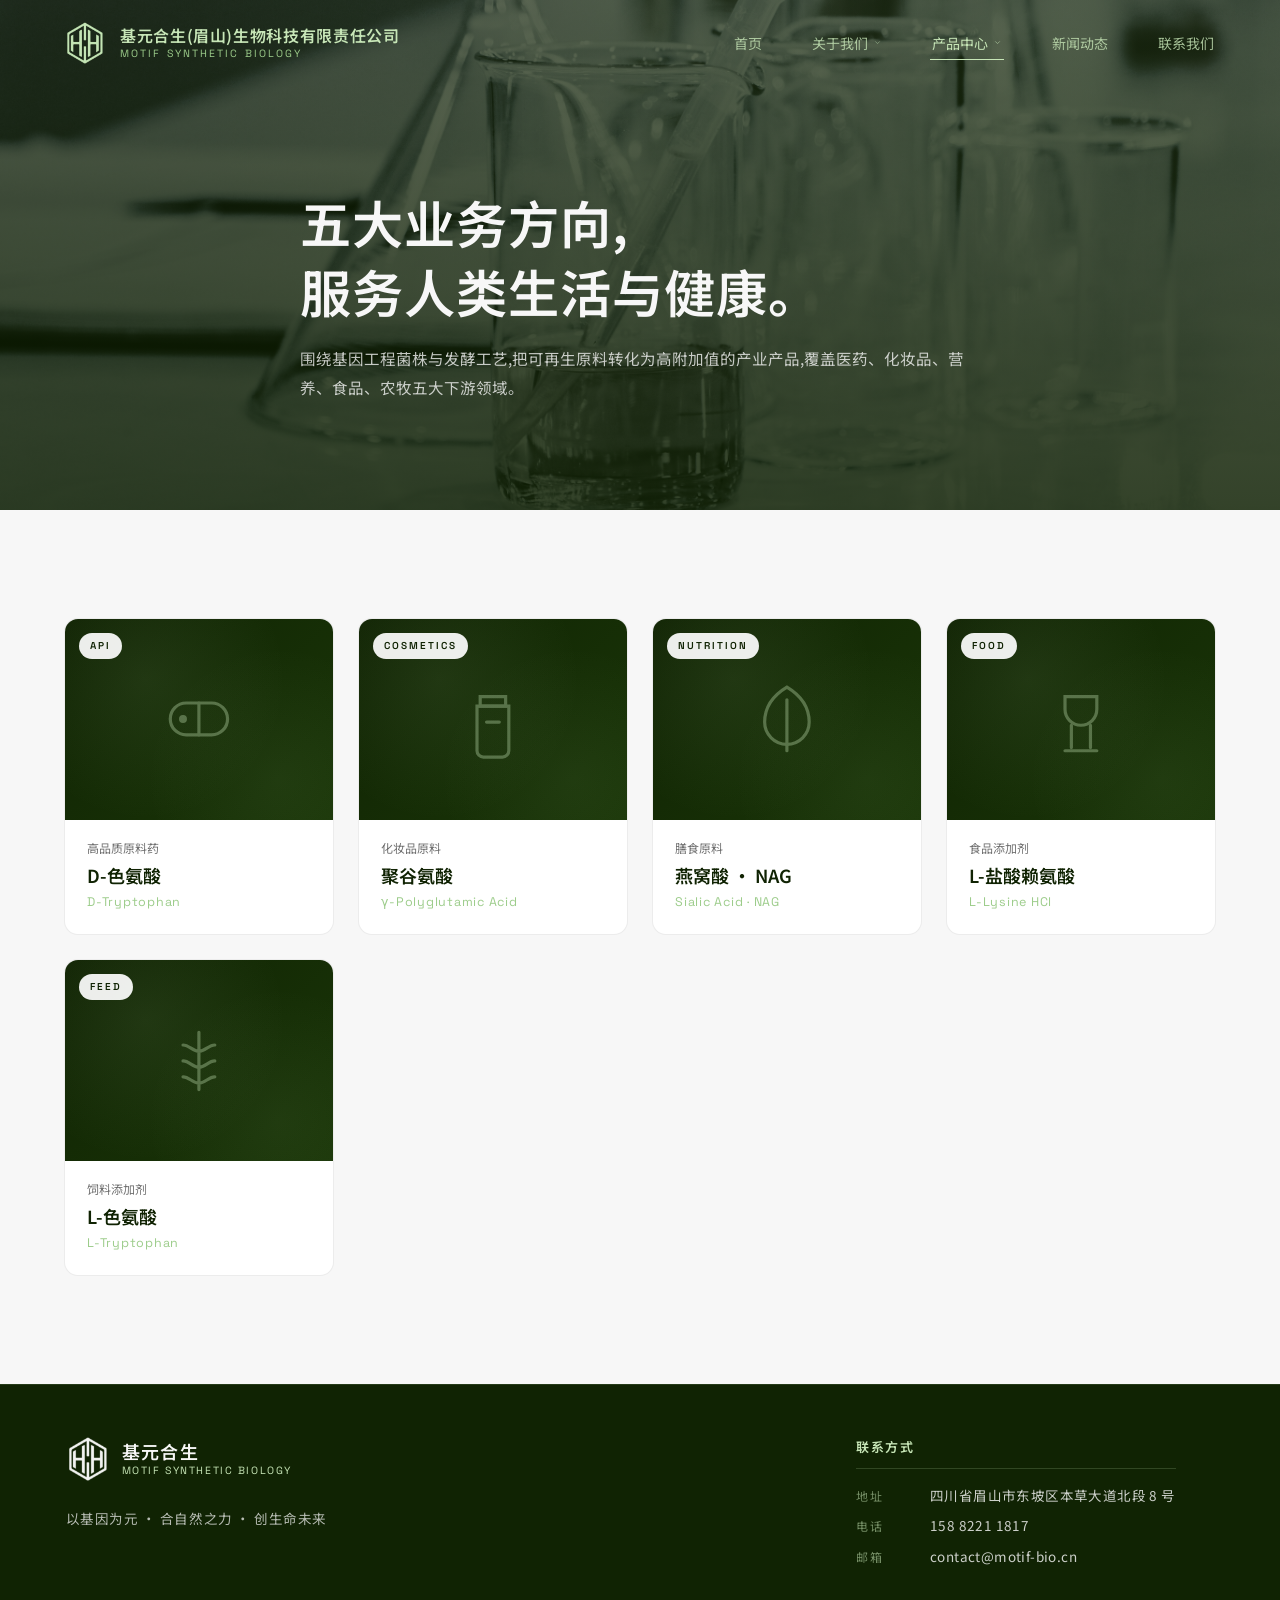
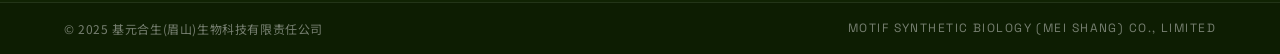
<file: products.html>
<!DOCTYPE html>
<html lang="zh-CN">
<head>
<meta charset="UTF-8" />
<meta name="viewport" content="width=device-width, initial-scale=1.0" />
<title>产品中心 · 基元合生(眉山)生物科技有限责任公司</title>
<meta name="description" content="基元合生 — 五大业务方向:原料药、化妆品、膳食、食品、饲料,以合成生物路径服务人类生活与健康。" />
<link rel="preconnect" href="https://fonts.googleapis.com" />
<link rel="preconnect" href="https://fonts.gstatic.com" crossorigin />
<link rel="stylesheet" href="https://fonts.googleapis.com/css2?family=Noto+Sans+SC:wght@400;500;600;700;900&family=Space+Grotesk:wght@400;500;600;700&display=swap" />
<link rel="stylesheet" href="css/style.css?v=56" />
</head>
<body class="nav-ready subpage">

<nav class="nav scrolled">
  <a class="nav-logo" href="index.html">
    <img class="nav-logo-img" src="assets/logo/logo-mark.png" alt="基元合生" />
    <span class="brand-block">
      <span class="brand-cn">基元合生(眉山)生物科技有限责任公司</span>
      <span class="brand-en en">MOTIF SYNTHETIC BIOLOGY</span>
    </span>
  </a>
  <div class="nav-links">
    <a href="index.html">首页</a>
    <div class="nav-item">
      <a href="about.html">关于我们
        <svg class="caret" viewBox="0 0 24 24" fill="none" stroke="currentColor" stroke-width="2"><path d="M6 9l6 6 6-6"/></svg>
      </a>
      <div class="dropdown">
        <a href="about.html">企业简介</a>
        <a href="history.html">发展历程</a>
        <a href="vision.html">科技革新</a>
      </div>
    </div>
    <div class="nav-item">
      <a href="products.html" class="active">产品中心
        <svg class="caret" viewBox="0 0 24 24" fill="none" stroke="currentColor" stroke-width="2"><path d="M6 9l6 6 6-6"/></svg>
      </a>
      <div class="dropdown">
        <a href="products/api.html">高品质原料药</a>
        <a href="products/cosmetics.html">化妆品原料</a>
        <a href="products/nutrition.html">膳食原料</a>
        <a href="products/food.html">食品添加剂</a>
        <a href="products/feed.html">饲料添加剂</a>
      </div>
    </div>
    <a href="news.html">新闻动态</a>
    <a href="contact.html">联系我们</a>
  </div>
  <button class="nav-toggle" aria-label="menu">
    <svg viewBox="0 0 24 24" fill="none" stroke="currentColor" stroke-width="1.8">
      <path d="M4 7h16M4 12h16M4 17h16"/>
    </svg>
  </button>
</nav>

<!-- ========== 顶部封面 hero(实验室烧杯图) ========== -->
<header class="cover-hero">
  <div class="cover-img" style="background-image:url('assets/images/products-hero.jpg');"></div>
  <div class="section-inner">
    <h1>五大业务方向,<br/>服务人类生活与健康。</h1>
    <p class="lead">围绕基因工程菌株与发酵工艺,把可再生原料转化为高附加值的产业产品,覆盖医药、化妆品、营养、食品、农牧五大下游领域。</p>
  </div>
</header>

<!-- ========== 产品网格 (一排 4 个) ========== -->
<section style="background:var(--c-light);">
  <div class="section-inner">
    <div class="products-grid-4">

      <a class="product-grid-card reveal" href="products/api.html">
        <div class="card-img">
          <svg viewBox="0 0 64 64" fill="none" stroke="currentColor" stroke-width="2" stroke-linecap="round">
            <rect x="14" y="22" width="36" height="20" rx="10" />
            <line x1="32" y1="22" x2="32" y2="42" />
            <circle cx="22" cy="32" r="1.5" fill="currentColor"/>
          </svg>
          <div class="cat-badge">API</div>
        </div>
        <div class="card-body">
          <div class="cat-name">高品质原料药</div>
          <h3>D-色氨酸</h3>
          <div class="en">D-Tryptophan</div>
        </div>
      </a>

      <a class="product-grid-card reveal d-1" href="products/cosmetics.html">
        <div class="card-img">
          <svg viewBox="0 0 64 64" fill="none" stroke="currentColor" stroke-width="2" stroke-linecap="round">
            <path d="M24 18h16v6H24z" />
            <path d="M22 24h20v28a4 4 0 0 1-4 4H26a4 4 0 0 1-4-4V24z" />
            <line x1="28" y1="34" x2="36" y2="34" />
          </svg>
          <div class="cat-badge">COSMETICS</div>
        </div>
        <div class="card-body">
          <div class="cat-name">化妆品原料</div>
          <h3>聚谷氨酸</h3>
          <div class="en">γ-Polyglutamic Acid</div>
        </div>
      </a>

      <a class="product-grid-card reveal d-2" href="products/nutrition.html">
        <div class="card-img">
          <svg viewBox="0 0 64 64" fill="none" stroke="currentColor" stroke-width="2" stroke-linecap="round">
            <path d="M32 12c10 6 14 14 14 22a14 14 0 0 1-28 0c0-8 4-16 14-22z" />
            <path d="M32 20v32" />
          </svg>
          <div class="cat-badge">NUTRITION</div>
        </div>
        <div class="card-body">
          <div class="cat-name">膳食原料</div>
          <h3>燕窝酸 · NAG</h3>
          <div class="en">Sialic Acid · NAG</div>
        </div>
      </a>

      <a class="product-grid-card reveal d-3" href="products/food.html">
        <div class="card-img">
          <svg viewBox="0 0 64 64" fill="none" stroke="currentColor" stroke-width="2" stroke-linecap="round">
            <path d="M22 18h20v8a10 10 0 0 1-20 0v-8z" />
            <path d="M26 36v14M38 36v14" />
            <line x1="22" y1="52" x2="42" y2="52" />
          </svg>
          <div class="cat-badge">FOOD</div>
        </div>
        <div class="card-body">
          <div class="cat-name">食品添加剂</div>
          <h3>L-盐酸赖氨酸</h3>
          <div class="en">L-Lysine HCl</div>
        </div>
      </a>

      <a class="product-grid-card reveal d-4" href="products/feed.html">
        <div class="card-img">
          <svg viewBox="0 0 64 64" fill="none" stroke="currentColor" stroke-width="2" stroke-linecap="round">
            <path d="M32 14v36M22 22c4 0 6 4 10 4M42 22c-4 0-6 4-10 4M22 32c4 0 6 4 10 4M42 32c-4 0-6 4-10 4M22 42c4 0 6 4 10 4M42 42c-4 0-6 4-10 4" />
          </svg>
          <div class="cat-badge">FEED</div>
        </div>
        <div class="card-body">
          <div class="cat-name">饲料添加剂</div>
          <h3>L-色氨酸</h3>
          <div class="en">L-Tryptophan</div>
        </div>
      </a>

    </div>
  </div>
</section>

<footer>
  <div class="footer-main">
    <div class="footer-col footer-brand">
      <a href="index.html" class="footer-logo">
        <img src="assets/logo/logo-mark.png" alt="基元合生 logo" />
        <div class="footer-brand-text">
          <div class="footer-brand-cn">基元合生</div>
          <div class="footer-brand-en">MOTIF SYNTHETIC BIOLOGY</div>
        </div>
      </a>
      <p class="footer-slogan">以基因为元 · 合自然之力 · 创生命未来</p>
    </div>

    <div class="footer-col footer-contact-col">
      <h4 class="footer-h">联系方式</h4>
      <ul class="footer-contact">
        <li>
          <span class="footer-k">地址</span>
          <span class="footer-v">四川省眉山市东坡区本草大道北段 8 号</span>
        </li>
        <li>
          <span class="footer-k">电话</span>
          <span class="footer-v"><a href="tel:+8615882211817">158 8221 1817</a></span>
        </li>
        <li>
          <span class="footer-k">邮箱</span>
          <span class="footer-v"><a href="mailto:contact@motif-bio.cn">contact@motif-bio.cn</a></span>
        </li>
      </ul>
    </div>
  </div>

  <div class="footer-bottom">
    <div class="footer-inner">
      <div>© 2025 基元合生(眉山)生物科技有限责任公司</div>
      <div class="en">MOTIF SYNTHETIC BIOLOGY (MEI SHANG) CO., LIMITED</div>
    </div>
  </div>
</footer>

<script src="js/main.js?v=50"></script>
</body>
</html>
</file>
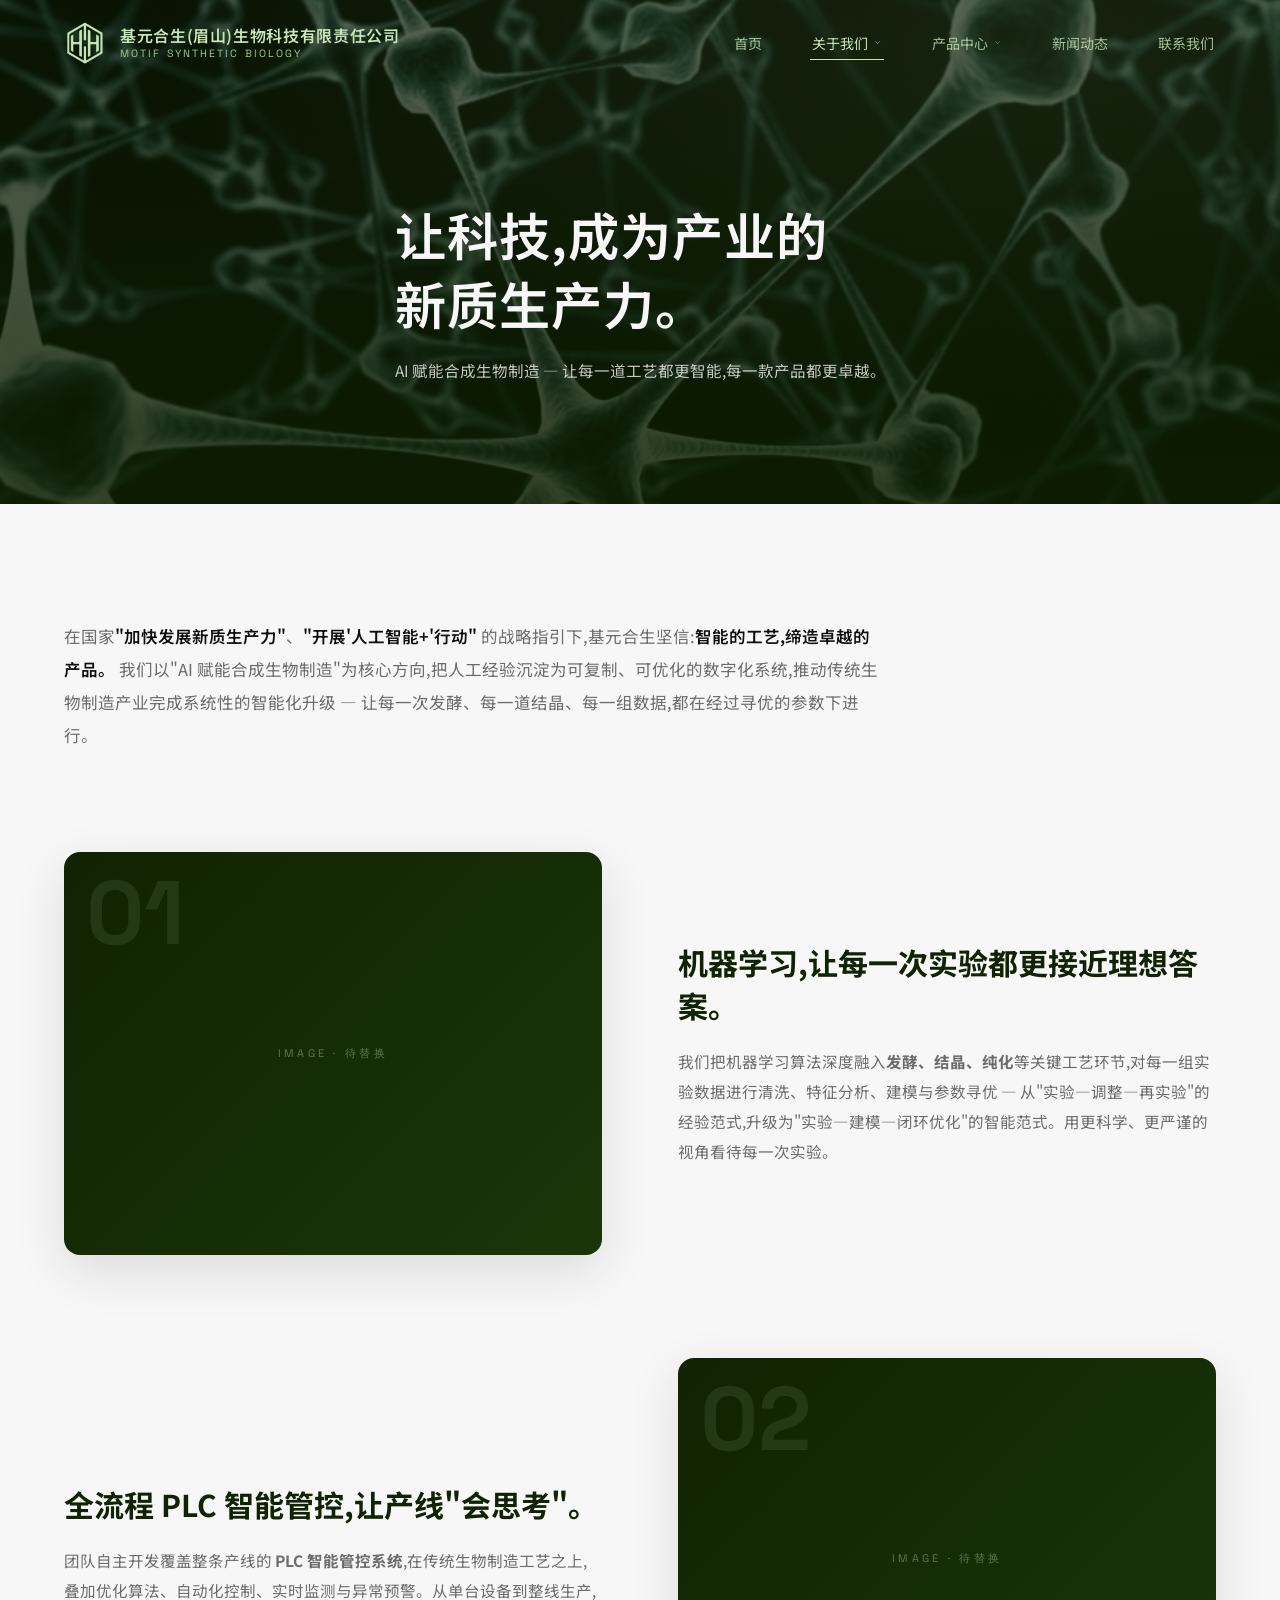
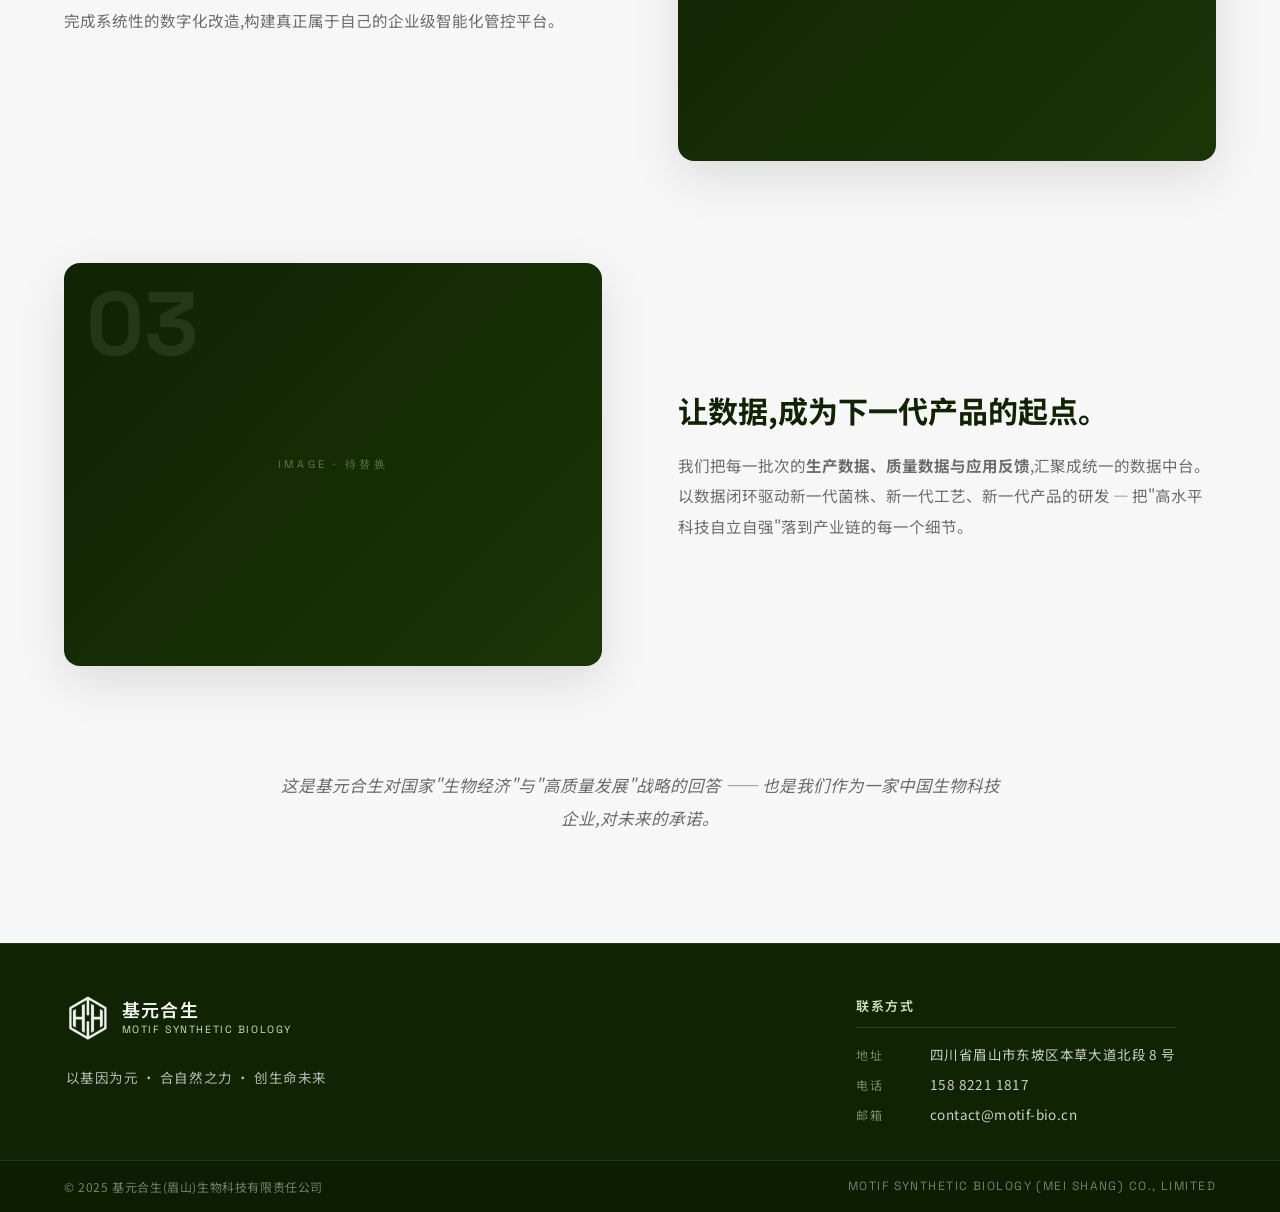
<file: vision.html>
<!DOCTYPE html>
<html lang="zh-CN">
<head>
<meta charset="UTF-8" />
<meta name="viewport" content="width=device-width, initial-scale=1.0" />
<title>科技革新 · 基元合生(眉山)生物科技有限责任公司</title>
<meta name="description" content="基元合生 — 让科技,成为产业的新质生产力。AI 赋能合成生物制造。" />
<link rel="preconnect" href="https://fonts.googleapis.com" />
<link rel="preconnect" href="https://fonts.gstatic.com" crossorigin />
<link rel="stylesheet" href="https://fonts.googleapis.com/css2?family=Noto+Sans+SC:wght@400;500;600;700;900&family=Space+Grotesk:wght@400;500;600;700&display=swap" />
<link rel="stylesheet" href="css/style.css?v=56" />
</head>
<body class="nav-ready subpage">

<nav class="nav scrolled">
  <a class="nav-logo" href="index.html">
    <img class="nav-logo-img" src="assets/logo/logo-mark.png" alt="基元合生" />
    <span class="brand-block">
      <span class="brand-cn">基元合生(眉山)生物科技有限责任公司</span>
      <span class="brand-en en">MOTIF SYNTHETIC BIOLOGY</span>
    </span>
  </a>
  <div class="nav-links">
    <a href="index.html">首页</a>
    <div class="nav-item">
      <a href="about.html" class="active">关于我们
        <svg class="caret" viewBox="0 0 24 24" fill="none" stroke="currentColor" stroke-width="2"><path d="M6 9l6 6 6-6"/></svg>
      </a>
      <div class="dropdown">
        <a href="about.html">企业简介</a>
        <a href="history.html">发展历程</a>
        <a href="vision.html">科技革新</a>
      </div>
    </div>
    <div class="nav-item">
      <a href="products.html">产品中心
        <svg class="caret" viewBox="0 0 24 24" fill="none" stroke="currentColor" stroke-width="2"><path d="M6 9l6 6 6-6"/></svg>
      </a>
      <div class="dropdown">
        <a href="products/api.html">高品质原料药</a>
        <a href="products/cosmetics.html">化妆品原料</a>
        <a href="products/nutrition.html">膳食原料</a>
        <a href="products/food.html">食品添加剂</a>
        <a href="products/feed.html">饲料添加剂</a>
      </div>
    </div>
    <a href="news.html">新闻动态</a>
    <a href="contact.html">联系我们</a>
  </div>
  <button class="nav-toggle" aria-label="menu">
    <svg viewBox="0 0 24 24" fill="none" stroke="currentColor" stroke-width="1.8">
      <path d="M4 7h16M4 12h16M4 17h16"/>
    </svg>
  </button>
</nav>

<!-- ========== 顶部封面 hero(神经突触图,呼应首页) ========== -->
<header class="cover-hero">
  <div class="cover-img" style="background-image:url('assets/images/hero/neural.jpg');"></div>
  <div class="section-inner">
    <h1>让科技,成为产业的<br/>新质生产力。</h1>
    <p class="lead">AI 赋能合成生物制造 — 让每一道工艺都更智能,每一款产品都更卓越。</p>
  </div>
</header>

<section style="background:var(--c-light);">
  <div class="section-inner">
    <p class="vision-intro reveal">
      在国家<em>"加快发展新质生产力"</em>、<em>"开展'人工智能+'行动"</em> 的战略指引下,基元合生坚信:<em>智能的工艺,缔造卓越的产品。</em>
      我们以"AI 赋能合成生物制造"为核心方向,把人工经验沉淀为可复制、可优化的数字化系统,推动传统生物制造产业完成系统性的智能化升级 — 让每一次发酵、每一道结晶、每一组数据,都在经过寻优的参数下进行。
    </p>

    <!-- Section 01: 图左 文右 -->
    <div class="vision-row reveal">
      <div class="vision-pic">
        <div class="big-num">01</div>
        <div class="placeholder-mark">IMAGE · 待替换</div>
      </div>
      <div class="vision-text">
        <h2 class="lead-title">机器学习,让每一次实验都更接近理想答案。</h2>
        <p>我们把机器学习算法深度融入<strong>发酵、结晶、纯化</strong>等关键工艺环节,对每一组实验数据进行清洗、特征分析、建模与参数寻优 — 从"实验—调整—再实验"的经验范式,升级为"实验—建模—闭环优化"的智能范式。用更科学、更严谨的视角看待每一次实验。</p>
      </div>
    </div>

    <!-- Section 02: 图右 文左(reverse) -->
    <div class="vision-row reverse reveal">
      <div class="vision-pic">
        <div class="big-num">02</div>
        <div class="placeholder-mark">IMAGE · 待替换</div>
      </div>
      <div class="vision-text">
        <h2 class="lead-title">全流程 PLC 智能管控,让产线"会思考"。</h2>
        <p>团队自主开发覆盖整条产线的 <strong>PLC 智能管控系统</strong>,在传统生物制造工艺之上,叠加优化算法、自动化控制、实时监测与异常预警。从单台设备到整线生产,完成系统性的数字化改造,构建真正属于自己的企业级智能化管控平台。</p>
      </div>
    </div>

    <!-- Section 03: 图左 文右 -->
    <div class="vision-row reveal">
      <div class="vision-pic">
        <div class="big-num">03</div>
        <div class="placeholder-mark">IMAGE · 待替换</div>
      </div>
      <div class="vision-text">
        <h2 class="lead-title">让数据,成为下一代产品的起点。</h2>
        <p>我们把每一批次的<strong>生产数据、质量数据与应用反馈</strong>,汇聚成统一的数据中台。以数据闭环驱动新一代菌株、新一代工艺、新一代产品的研发 — 把"高水平科技自立自强"落到产业链的每一个细节。</p>
      </div>
    </div>

    <p class="vision-intro reveal" style="text-align:center;max-width:720px;margin:48px auto 0;font-style:italic;color:var(--c-ink-60);">
      这是基元合生对国家"生物经济"与"高质量发展"战略的回答 —— 也是我们作为一家中国生物科技企业,对未来的承诺。
    </p>
  </div>
</section>

<footer>
  <div class="footer-main">
    <div class="footer-col footer-brand">
      <a href="index.html" class="footer-logo">
        <img src="assets/logo/logo-mark.png" alt="基元合生 logo" />
        <div class="footer-brand-text">
          <div class="footer-brand-cn">基元合生</div>
          <div class="footer-brand-en">MOTIF SYNTHETIC BIOLOGY</div>
        </div>
      </a>
      <p class="footer-slogan">以基因为元 · 合自然之力 · 创生命未来</p>
    </div>

    <div class="footer-col footer-contact-col">
      <h4 class="footer-h">联系方式</h4>
      <ul class="footer-contact">
        <li>
          <span class="footer-k">地址</span>
          <span class="footer-v">四川省眉山市东坡区本草大道北段 8 号</span>
        </li>
        <li>
          <span class="footer-k">电话</span>
          <span class="footer-v"><a href="tel:+8615882211817">158 8221 1817</a></span>
        </li>
        <li>
          <span class="footer-k">邮箱</span>
          <span class="footer-v"><a href="mailto:contact@motif-bio.cn">contact@motif-bio.cn</a></span>
        </li>
      </ul>
    </div>
  </div>

  <div class="footer-bottom">
    <div class="footer-inner">
      <div>© 2025 基元合生(眉山)生物科技有限责任公司</div>
      <div class="en">MOTIF SYNTHETIC BIOLOGY (MEI SHANG) CO., LIMITED</div>
    </div>
  </div>
</footer>

<script src="js/main.js?v=50"></script>
</body>
</html>
</file>
<file: css/style.css>
/* =========================================================
   基元合生 官网样式 · Motif Synthetic Biology
   配色:#102303 深墨绿 / #C7E6B7 浅薄荷 / #F7F7F7 浅灰 / #0F0F0F 文字黑
   ========================================================= */

:root {
  --c-deep:    #102303;
  --c-deep-2:  #1a3608;
  --c-mint:    #C7E6B7;
  --c-mint-2:  #9ccc8a;
  --c-light:   #F7F7F7;
  --c-ink:     #0F0F0F;
  --c-ink-60:  rgba(15,15,15,.6);
  --c-ink-30:  rgba(15,15,15,.3);
  --c-mint-20: rgba(199,230,183,.2);
  --c-mint-40: rgba(199,230,183,.4);

  --maxw: clamp(1200px, 88vw, 1520px);   /* v55: 电脑分辨率按比率自适配 */
  --pad-x: clamp(20px, 5vw, 96px);
  --sec-y: clamp(80px, 12vh, 140px);

  --font-cn: "Noto Sans SC", "PingFang SC", "Microsoft YaHei", "Source Han Sans SC", system-ui, sans-serif;
  --font-en: "Space Grotesk", "Inter", system-ui, sans-serif;

  --ease: cubic-bezier(.22,.61,.36,1);
}

* { box-sizing: border-box; margin: 0; padding: 0; }

html { scroll-behavior: smooth; }

body {
  font-family: var(--font-cn);
  background: var(--c-light);
  color: var(--c-ink);
  line-height: 1.6;
  -webkit-font-smoothing: antialiased;
  overflow-x: hidden;
}

a { color: inherit; text-decoration: none; }
img { max-width: 100%; display: block; }

.en { font-family: var(--font-en); letter-spacing: .02em; }

/* ---------- 进场动画 overlay ---------- */
#intro {
  position: fixed; inset: 0; z-index: 9999;
  background: var(--c-deep);
  display: flex; align-items: center; justify-content: center;
  transition: opacity .5s var(--ease);
}
#intro.done { opacity: 0; pointer-events: none; }

#intro .intro-stack {
  display: flex; flex-direction: column;
  align-items: center;
  gap: 28px;
  padding: 0 24px;
  text-align: center;
}
#intro .intro-logo {
  width: clamp(120px, 16vw, 180px);
  color: var(--c-mint);
  animation: introFade .9s var(--ease) both;
}
#intro .intro-logo img,
#intro .intro-logo svg { width: 100%; height: auto; display: block; }
#intro .intro-fullname {
  color: var(--c-mint);
  font-size: clamp(14px, 1.6vw, 20px);
  font-weight: 500;
  letter-spacing: .15em;
  opacity: 0;
  animation: introTxt .6s var(--ease) .45s both;
}
#intro .intro-en {
  color: var(--c-mint-2);
  font-size: clamp(10px, 1vw, 12px);
  letter-spacing: .25em;
  opacity: 0;
  animation: introTxt .6s var(--ease) .65s both;
}
@keyframes introFade {
  0% { opacity: 0; transform: scale(.86); filter: blur(8px); }
  100% { opacity: 1; transform: scale(1); filter: blur(0); }
}
@keyframes introTxt {
  to { opacity: .85; }
}

/* ---------- 顶部导航 ---------- */
.nav {
  position: fixed; top: 0; left: 0; right: 0;
  z-index: 100;
  display: flex; align-items: center; justify-content: space-between;
  padding: 22px var(--pad-x);
  transition: background .4s var(--ease), backdrop-filter .4s var(--ease), padding .3s var(--ease), border-color .4s var(--ease);
  border-bottom: 1px solid transparent;
}
.nav.scrolled {
  background: rgba(16, 35, 3, .82);
  backdrop-filter: saturate(180%) blur(14px);
  -webkit-backdrop-filter: saturate(180%) blur(14px);
  padding-top: 16px; padding-bottom: 16px;
  border-bottom-color: rgba(199,230,183,.12);
}

.nav-logo {
  display: flex; align-items: center; gap: 14px;
  color: var(--c-mint);
  opacity: 0; transform: translateY(-6px);
  transition: opacity .6s var(--ease) .2s, transform .6s var(--ease) .2s;
}
.nav-logo svg,
.nav-logo .nav-logo-img { width: 42px; height: 42px; flex-shrink: 0; object-fit: contain; }
.nav-logo .brand-block {
  display: flex; flex-direction: column;
  line-height: 1.2;
}
.nav-logo .brand-cn {
  font-weight: 600;
  font-size: 16px;
  letter-spacing: .04em;
  white-space: nowrap;
}
.nav-logo .brand-en {
  font-size: 10.5px;
  letter-spacing: .2em;
  color: var(--c-mint-2);
  margin-top: 3px;
  white-space: nowrap;
}
body.nav-ready .nav-logo { opacity: 1; transform: translateY(0); }

.nav-links { display: flex; gap: clamp(18px, 2.4vw, 36px); align-items: center; }
.nav-links a {
  color: var(--c-mint);
  font-size: 14px;
  opacity: .8;
  position: relative;
  padding: 6px 2px;
  transition: opacity .25s var(--ease);
}
.nav-links a::after {
  content: ""; position: absolute; left: 0; bottom: 0;
  width: 0; height: 1px; background: var(--c-mint);
  transition: width .35s var(--ease);
}
.nav-links a:hover { opacity: 1; }
.nav-links a:hover::after { width: 100%; }

.nav-toggle {
  display: none; background: none; border: 0; cursor: pointer;
  color: var(--c-mint); width: 32px; height: 32px;
  align-items: center; justify-content: center;
}
.nav-toggle svg { width: 22px; height: 22px; }

/* ---------- 通用 section ---------- */
section { padding: var(--sec-y) var(--pad-x); position: relative; }
.section-inner { max-width: var(--maxw); margin: 0 auto; }

.eyebrow {
  font-family: var(--font-en);
  font-size: 12px;
  letter-spacing: .35em;
  text-transform: uppercase;
  color: var(--c-mint-2);
  display: inline-flex; align-items: center; gap: 10px;
  margin-bottom: 18px;
}
.eyebrow::before {
  content: ""; width: 24px; height: 1px; background: currentColor;
}
.section-dark .eyebrow { color: var(--c-mint); }

.h-title {
  font-size: clamp(28px, 3.4vw, 44px);
  font-weight: 600;
  line-height: 1.25;
  letter-spacing: .02em;
  margin-bottom: 18px;
}
.h-sub {
  font-size: 15px;
  color: var(--c-ink-60);
  max-width: 720px;
  margin-bottom: 56px;
}
.section-dark .h-sub { color: rgba(199,230,183,.7); }
.section-dark .h-title { color: var(--c-light); }

/* ---------- HERO ---------- */
.hero {
  min-height: 100vh;
  background: var(--c-deep);
  color: var(--c-light);
  display: flex; flex-direction: column; justify-content: center;
  padding-top: 120px;
  overflow: hidden;
  position: relative;
}

/* Hero 背景:神经突触图(品牌图) */
.hero-bg {
  position: absolute; inset: 0;
  overflow: hidden;
  pointer-events: none;
  z-index: 0;
}
.hero-bg-img {
  position: absolute; inset: 0;
  background-image: url('../assets/images/hero/neural.jpg');
  background-size: cover;
  background-position: center;
  background-repeat: no-repeat;
  filter: brightness(.85) contrast(1.05) saturate(.9);
  /* 缓慢推近,营造动感 */
  animation: heroBgFloat 30s ease-in-out infinite;
}
.hero-bg-overlay {
  position: absolute; inset: 0;
  background:
    /* 主色调染色:让画面带"基元合生"深绿氛围 */
    linear-gradient(180deg,
      rgba(16,35,3,.55) 0%,
      rgba(16,35,3,.45) 50%,
      rgba(16,35,3,.70) 100%
    ),
    /* 左右两侧暗角,让文字所在中心更突出 */
    radial-gradient(ellipse 90% 75% at 50% 50%, transparent 35%, rgba(0,0,0,.45) 100%),
    /* 右上薄荷辉光 */
    radial-gradient(ellipse at 85% 15%, rgba(199,230,183,.15), transparent 55%),
    /* 左下薄荷辉光 */
    radial-gradient(ellipse at 10% 90%, rgba(199,230,183,.10), transparent 55%);
}
@keyframes heroBgFloat {
  0%, 100% { transform: scale(1)    translate(0, 0); }
  50%      { transform: scale(1.06) translate(-1%, -1%); }
}

/* 中心微光 — 让 slogan 区域突出 */
.hero::before {
  content: "";
  position: absolute; inset: 0;
  background: radial-gradient(ellipse 55% 50% at 38% 50%, rgba(199,230,183,.08), transparent 70%);
  pointer-events: none;
  z-index: 1;
}

/* 内容层 */
.hero-inner { position: relative; z-index: 2; max-width: 920px; }

.hero-eyebrow {
  font-size: 12.5px;
  letter-spacing: .35em;
  color: var(--c-mint-2);
  font-weight: 500;
  margin-bottom: 40px;
  opacity: 0;
  animation: heroIn .8s var(--ease) .1s forwards;
}

.hero-slogan {
  font-size: clamp(30px, 4.2vw, 56px);
  line-height: 1.5;
  font-weight: 600;
  letter-spacing: .04em;
  margin-bottom: 34px;
  color: var(--c-light);
  /* 整体淡入(不再逐行) */
  opacity: 0;
  transform: translateY(20px);
  filter: blur(6px);
  animation: sloganIn 1s var(--ease) .3s forwards;
}
.hero-slogan .line {
  display: block;
}
.hero-slogan em {
  font-style: normal;
  color: var(--c-mint);
  font-weight: 700;
}
@keyframes sloganIn {
  to { opacity: 1; transform: translateY(0); filter: blur(0); }
}

.hero-desc {
  font-size: 12.5px;
  letter-spacing: .22em;
  color: rgba(199,230,183,.55);
  margin-bottom: 52px;
  opacity: 0;
  animation: heroIn .9s var(--ease) .6s forwards;
  font-weight: 400;
}

.hero-cta {
  display: inline-flex; align-items: center; gap: 10px;
  padding: 13px 26px;
  background: var(--c-mint);
  color: var(--c-deep);
  font-weight: 600;
  font-size: 13.5px;
  letter-spacing: .06em;
  border-radius: 999px;
  border: 1px solid var(--c-mint);
  transition: transform .3s var(--ease), background .3s var(--ease), box-shadow .3s var(--ease);
  opacity: 0; transform: translateY(20px);
  animation: heroIn .9s var(--ease) .8s forwards;
}
.hero-cta:hover {
  transform: translateY(-2px);
  box-shadow: 0 12px 32px rgba(199,230,183,.25);
}
.hero-cta svg { width: 16px; height: 16px; transition: transform .3s var(--ease); }
.hero-cta:hover svg { transform: translateX(4px); }

@keyframes heroIn {
  to { opacity: 1; transform: translateY(0); }
}

/* 滚动提示 */
.scroll-hint {
  position: absolute; bottom: 32px; left: 50%;
  transform: translateX(-50%);
  display: flex; flex-direction: column; align-items: center; gap: 10px;
  color: var(--c-mint);
  font-size: 12px;
  letter-spacing: .25em;
  opacity: .55;
  font-family: var(--font-cn);
}
.scroll-hint .line {
  width: 1px; height: 36px;
  background: linear-gradient(to bottom, transparent, var(--c-mint));
  animation: scrollLine 2s var(--ease) infinite;
}
@keyframes scrollLine {
  0%, 100% { transform: scaleY(.5); transform-origin: top; }
  50% { transform: scaleY(1); }
}

/* ---------- 数据栏 ---------- */
.stats {
  background: var(--c-deep);
  color: var(--c-light);
  padding: 60px var(--pad-x);
  border-top: 1px solid rgba(199,230,183,.12);
}
.stats-inner {
  max-width: var(--maxw); margin: 0 auto;
  display: grid; grid-template-columns: repeat(4, 1fr);
  gap: 24px;
}
.stat .num {
  font-family: var(--font-en);
  font-size: clamp(36px, 4vw, 56px);
  font-weight: 600;
  color: var(--c-mint);
  line-height: 1;
  margin-bottom: 10px;
}
.stat .num .unit { font-size: .55em; margin-left: 4px; color: var(--c-mint-2); }
.stat .lbl { font-size: 13px; color: rgba(247,247,247,.6); letter-spacing: .15em; }

/* ---------- 关于 / 公司简介 ---------- */
.about {
  background: var(--c-light);
  /* 加大上下留白,让公司简介更有呼吸感 */
  padding-top: clamp(120px, 16vh, 200px);
  padding-bottom: clamp(120px, 16vh, 200px);
}
.about .h-title { margin-bottom: clamp(40px, 5vw, 72px); }

.about-body {
  max-width: 820px;
  margin-top: 16px;
}
.about-body p {
  font-size: 16.5px;
  color: var(--c-ink-60);
  margin-bottom: 32px;
  line-height: 2.05;
  letter-spacing: .01em;
}
.about-body p:last-child { margin-bottom: 0; }
.about-body em {
  font-style: normal;
  font-weight: 600;
  color: var(--c-ink);
}

/* ---------- 产品矩阵 ---------- */
.products { background: var(--c-deep); color: var(--c-light); }
.section-dark { color: var(--c-light); }

.products-grid {
  display: grid;
  grid-template-columns: repeat(auto-fill, minmax(280px, 1fr));
  gap: 20px;
}
.product-card {
  position: relative;
  padding: 30px 28px;
  background: rgba(199,230,183,.04);
  border: 1px solid rgba(199,230,183,.12);
  border-radius: 14px;
  transition: transform .3s var(--ease), background .3s var(--ease), border-color .3s var(--ease);
  overflow: hidden;
}
.product-card::before {
  content: ""; position: absolute;
  top: -1px; left: -1px; right: -1px; height: 2px;
  background: linear-gradient(90deg, transparent, var(--c-mint), transparent);
  opacity: 0;
  transition: opacity .4s var(--ease);
}
.product-card:hover {
  transform: translateY(-4px);
  background: rgba(199,230,183,.08);
  border-color: rgba(199,230,183,.35);
}
.product-card:hover::before { opacity: 1; }
.product-card .cat {
  font-size: 12px;
  font-weight: 500;
  color: var(--c-mint-2);
  letter-spacing: .12em;
  margin-bottom: 14px;
}
.product-card h3 {
  font-size: 19px; font-weight: 600; margin-bottom: 6px;
  color: var(--c-light);
  line-height: 1.4;
}
.product-card > p {
  font-family: var(--font-en);
  font-size: 12px; color: var(--c-mint);
  letter-spacing: .08em;
  margin-bottom: 12px;
}
.product-card .desc {
  font-family: var(--font-cn);
  font-size: 13.5px;
  color: rgba(247,247,247,.65);
  line-height: 1.7;
  letter-spacing: 0;
  margin: 0;
}
.product-card .tag {
  display: inline-block; margin-top: 16px;
  font-family: var(--font-en); font-size: 11px;
  letter-spacing: .2em; color: var(--c-mint-2);
}

/* ---------- 厂房 carousel ---------- */
.facility { background: var(--c-light); overflow: hidden; }

.facility-head {
  display: flex; justify-content: space-between; align-items: flex-end;
  gap: 24px; flex-wrap: wrap;
  margin-bottom: 48px;
}
.facility-head .h-title { margin-bottom: 0; }

.carousel-nav { display: flex; gap: 10px; margin-bottom: 8px; }
.carousel-btn {
  width: 46px; height: 46px;
  border-radius: 50%;
  border: 1px solid rgba(15,15,15,.15);
  background: transparent;
  color: var(--c-ink);
  cursor: pointer;
  display: inline-flex; align-items: center; justify-content: center;
  transition: background .25s var(--ease), border-color .25s var(--ease), color .25s var(--ease);
  font-family: inherit;
}
.carousel-btn:hover {
  background: var(--c-deep);
  border-color: var(--c-deep);
  color: var(--c-mint);
}
.carousel-btn svg { width: 20px; height: 20px; }

.carousel {
  position: relative;
  margin: 0 calc(var(--pad-x) * -1);
}
.carousel-track {
  display: flex;
  gap: 28px;
  overflow-x: auto;
  scroll-snap-type: x mandatory;
  scroll-behavior: smooth;
  scrollbar-width: none;
  -ms-overflow-style: none;
  padding: 4px var(--pad-x) 20px;
}
.carousel-track::-webkit-scrollbar { display: none; }

.carousel-item {
  flex: 0 0 min(560px, 62vw);
  scroll-snap-align: start;
  transition: transform .5s var(--ease);
}
.carousel-item .ph-img {
  aspect-ratio: 16 / 11;
  background: linear-gradient(135deg, var(--c-deep) 0%, var(--c-deep-2) 100%);
  border-radius: 18px;
  overflow: hidden;
  position: relative;
  display: flex; align-items: center; justify-content: center;
  color: var(--c-mint);
  box-shadow: 0 10px 40px rgba(16,35,3,.10);
  transition: transform .5s var(--ease), box-shadow .5s var(--ease);
}
.carousel-item:hover .ph-img {
  transform: translateY(-4px);
  box-shadow: 0 20px 50px rgba(16,35,3,.18);
}
.carousel-item .ph-img svg {
  width: 18%;
  opacity: .22;
  transition: opacity .4s var(--ease), transform .6s var(--ease);
}
.carousel-item:hover .ph-img svg {
  opacity: .35;
  transform: scale(1.08);
}
.carousel-item .ph-img::before {
  content: "";
  position: absolute; inset: 0;
  background:
    radial-gradient(circle at 30% 30%, rgba(199,230,183,.08), transparent 60%),
    radial-gradient(circle at 80% 70%, rgba(199,230,183,.04), transparent 50%);
}
.carousel-item .ph-img::after {
  content: "";
  position: absolute; inset: 0;
  background: linear-gradient(to top, rgba(16,35,3,.55) 0%, transparent 55%);
  pointer-events: none;
}
.carousel-item .cap { padding: 22px 6px 0; }
.carousel-item .cap .t {
  font-size: 18px; font-weight: 600; margin-bottom: 6px;
  color: var(--c-ink);
}
.carousel-item .cap .s {
  font-family: var(--font-en);
  font-size: 11.5px; color: var(--c-ink-60); letter-spacing: .18em;
}

@media (max-width: 1100px) {
  .carousel-item { flex: 0 0 min(480px, 72vw); }
}
@media (max-width: 720px) {
  .carousel-item { flex: 0 0 84vw; }
  .carousel-track { gap: 20px; }
}

/* ---------- 新闻(首页与列表页共用卡片) ---------- */
.news { background: var(--c-light); }

.news-head {
  display: flex; justify-content: space-between; align-items: flex-end;
  flex-wrap: wrap; gap: 24px;
  margin-bottom: 48px;
}
.news-head .h-title { margin-bottom: 0; }

.link-more {
  display: inline-flex; align-items: center; gap: 8px;
  font-size: 14px;
  color: var(--c-deep);
  border-bottom: 1px solid transparent;
  padding-bottom: 4px;
  transition: border-color .25s var(--ease), gap .25s var(--ease);
}
.link-more svg { width: 16px; height: 16px; transition: transform .25s var(--ease); }
.link-more:hover { border-color: var(--c-deep); gap: 12px; }
.link-more:hover svg { transform: translateX(2px); }

.news-cards,
.news-list {
  display: grid;
  grid-template-columns: repeat(auto-fill, minmax(300px, 1fr));
  gap: 24px;
}

.news-card {
  display: flex; flex-direction: column;
  background: #fff;
  border: 1px solid rgba(15,15,15,.06);
  border-radius: 14px;
  overflow: hidden;
  color: inherit;
  transition: transform .35s var(--ease), box-shadow .35s var(--ease), border-color .35s var(--ease);
}
.news-card:hover {
  transform: translateY(-4px);
  border-color: var(--c-mint-2);
  box-shadow: 0 20px 40px rgba(16,35,3,.08);
}
.news-card-cover {
  aspect-ratio: 16 / 10;
  background: linear-gradient(135deg, var(--c-deep) 0%, var(--c-deep-2) 100%);
  display: flex; align-items: center; justify-content: center;
  color: var(--c-mint);
  overflow: hidden;
}
.news-card-cover svg { width: 38%; opacity: .35; }
.news-card-cover img { width: 100%; height: 100%; object-fit: cover; }
.news-card-cover .news-card-logo {
  width: 38%; height: auto; opacity: .55; object-fit: contain;
}
.news-card-body { padding: 22px 24px 26px; display: flex; flex-direction: column; gap: 10px; flex: 1; }
.news-card-meta {
  display: flex; align-items: center; gap: 12px;
  font-size: 12px; color: var(--c-ink-60);
}
.news-card-meta .news-date {
  font-family: var(--font-en); letter-spacing: .08em;
}
.news-card-title {
  font-size: 17px; font-weight: 600; line-height: 1.45;
  color: var(--c-ink);
  transition: color .25s var(--ease);
}
.news-card:hover .news-card-title { color: var(--c-deep); }
.news-card-sum {
  font-size: 13.5px; color: var(--c-ink-60); line-height: 1.7;
  display: -webkit-box;
  -webkit-line-clamp: 2;
  -webkit-box-orient: vertical;
  overflow: hidden;
}
.news-card-more {
  margin-top: auto;
  font-family: var(--font-en);
  font-size: 12px;
  letter-spacing: .12em;
  color: var(--c-deep);
}
.news-tag {
  display: inline-block;
  font-size: 11px; padding: 3px 10px;
  background: var(--c-mint);
  color: var(--c-deep);
  border-radius: 999px;
  letter-spacing: .08em;
  font-weight: 500;
}

/* ---------- 子页面通用 ---------- */
body.subpage { padding-top: 0; }

.subhero {
  background: var(--c-deep);
  color: var(--c-light);
  padding: calc(var(--sec-y) + 60px) var(--pad-x) calc(var(--sec-y) - 20px);
  position: relative;
  overflow: hidden;
}
.subhero::before {
  content: "";
  position: absolute; inset: 0;
  background:
    radial-gradient(ellipse at 80% 20%, rgba(199,230,183,.10), transparent 60%),
    radial-gradient(ellipse at 10% 90%, rgba(199,230,183,.06), transparent 50%);
  pointer-events: none;
}
.subhero .section-inner { position: relative; z-index: 1; }
.subhero .eyebrow { color: var(--c-mint); }
.subhero .h-title { color: var(--c-light); margin-top: 6px; margin-bottom: 0; }

.crumb {
  font-size: 12.5px;
  color: rgba(199,230,183,.65);
  margin-bottom: 24px;
  display: flex; gap: 10px; align-items: center;
  letter-spacing: .04em;
}
.crumb a { color: var(--c-mint); transition: color .2s var(--ease); }
.crumb a:hover { color: var(--c-light); }
.crumb span:not(:has(a)) { color: rgba(199,230,183,.5); }

/* 文章页面包屑颜色覆盖 */
.article .crumb { color: var(--c-ink-60); margin-top: 0; }
.article .crumb a { color: var(--c-deep); }
.article .crumb a:hover { color: var(--c-ink); }
.article .crumb span:not(:has(a)) { color: var(--c-ink-30); }

/* 列表页区域 */
.news-page { background: var(--c-light); padding-top: 60px; padding-bottom: var(--sec-y); }

.filters {
  display: flex; flex-wrap: wrap; gap: 10px;
  margin-bottom: 40px;
}
.filter {
  background: transparent;
  border: 1px solid rgba(15,15,15,.15);
  color: var(--c-ink);
  padding: 8px 18px;
  border-radius: 999px;
  font-family: inherit;
  font-size: 13px;
  cursor: pointer;
  transition: background .25s var(--ease), border-color .25s var(--ease), color .25s var(--ease);
}
.filter:hover { border-color: var(--c-deep); }
.filter.active {
  background: var(--c-deep);
  color: var(--c-mint);
  border-color: var(--c-deep);
}

/* 导航 active 高亮 */
.nav-links a.active { opacity: 1; }
.nav-links a.active::after { width: 100%; }

/* ---------- 文章详情 ---------- */
.article { background: var(--c-light); padding: 80px var(--pad-x) var(--sec-y); min-height: 80vh; }
.article-inner { max-width: 820px; }
.article-meta {
  display: flex; align-items: center; gap: 14px;
  margin: 16px 0 18px;
  font-size: 13px; color: var(--c-ink-60);
}
.article-date { font-family: var(--font-en); letter-spacing: .08em; }
.article-title {
  font-size: clamp(26px, 3.2vw, 40px);
  font-weight: 600;
  line-height: 1.3;
  margin-bottom: 18px;
}
.article-summary {
  font-size: 16px;
  color: var(--c-ink-60);
  line-height: 1.85;
  padding-bottom: 28px;
  margin-bottom: 36px;
  border-bottom: 1px solid rgba(15,15,15,.08);
}
.article-cover {
  margin: 0 0 36px;
  border-radius: 12px; overflow: hidden;
}
.article-cover img { width: 100%; display: block; }
.article-body {
  font-size: 16px; line-height: 1.95;
  color: var(--c-ink);
}
.article-body p { margin-bottom: 22px; }
.article-body h2, .article-body h3 {
  margin: 36px 0 14px; font-weight: 600;
}
.article-body h2 { font-size: 22px; }
.article-body h3 { font-size: 18px; }
.article-body img { border-radius: 10px; margin: 18px 0; }
.article-loading { padding: 60px 0; color: var(--c-ink-60); }
.article-foot {
  margin-top: 56px; padding-top: 28px;
  border-top: 1px solid rgba(15,15,15,.08);
}

/* ---------- 联系 ---------- */
.contact { background: var(--c-deep); color: var(--c-light); }
.contact-grid {
  display: grid;
  grid-template-columns: 1fr 1.2fr;
  gap: clamp(40px, 6vw, 96px);
}
.contact-info .item {
  padding: 22px 0;
  border-bottom: 1px solid rgba(199,230,183,.12);
  display: grid;
  grid-template-columns: 36px 1fr;
  gap: 16px;
  align-items: flex-start;
}
.contact-info .item:first-child { border-top: 1px solid rgba(199,230,183,.12); }
.contact-info .icon {
  color: var(--c-mint); width: 22px; height: 22px;
  margin-top: 2px;
}
.contact-info .icon svg { width: 100%; height: 100%; }
.contact-info .k {
  font-size: 12px; letter-spacing: .25em;
  color: var(--c-mint-2); margin-bottom: 6px; text-transform: uppercase;
  font-family: var(--font-en);
}
.contact-info .v { font-size: 15px; color: var(--c-light); }

.contact-form { display: grid; gap: 16px; }
.contact-form .row { display: grid; grid-template-columns: 1fr 1fr; gap: 16px; }
.contact-form input,
.contact-form textarea {
  width: 100%;
  padding: 14px 16px;
  background: rgba(199,230,183,.05);
  border: 1px solid rgba(199,230,183,.15);
  border-radius: 8px;
  color: var(--c-light);
  font-family: inherit;
  font-size: 14px;
  transition: border-color .25s var(--ease), background .25s var(--ease);
}
.contact-form input::placeholder,
.contact-form textarea::placeholder { color: rgba(199,230,183,.4); }
.contact-form input:focus,
.contact-form textarea:focus {
  outline: none;
  border-color: var(--c-mint);
  background: rgba(199,230,183,.08);
}
.contact-form textarea { min-height: 140px; resize: vertical; }
.contact-form button {
  justify-self: start;
  padding: 14px 32px;
  background: var(--c-mint);
  color: var(--c-deep);
  border: 0; border-radius: 999px;
  font-weight: 600; font-size: 14px;
  letter-spacing: .06em;
  cursor: pointer;
  transition: transform .25s var(--ease), box-shadow .25s var(--ease);
  font-family: inherit;
}
.contact-form button:hover {
  transform: translateY(-2px);
  box-shadow: 0 12px 28px rgba(199,230,183,.25);
}

/* ---------- 页脚 ---------- */
footer {
  background: var(--c-deep);
  color: rgba(247,247,247,.5);
  padding: 32px var(--pad-x);
  border-top: 1px solid rgba(199,230,183,.12);
}
.footer-inner {
  max-width: var(--maxw); margin: 0 auto;
  display: flex; justify-content: space-between; align-items: center;
  flex-wrap: wrap; gap: 16px;
  font-size: 12.5px;
  letter-spacing: .05em;
}
.footer-inner a:hover { color: var(--c-mint); }

/* ---------- Scroll reveal ---------- */
.reveal { opacity: 0; transform: translateY(28px); transition: opacity .8s var(--ease), transform .8s var(--ease); }
.reveal.in { opacity: 1; transform: translateY(0); }
.reveal.d-1 { transition-delay: .08s; }
.reveal.d-2 { transition-delay: .16s; }
.reveal.d-3 { transition-delay: .24s; }
.reveal.d-4 { transition-delay: .32s; }

/* ---------- 响应式 ---------- */
@media (max-width: 960px) {
  .about-grid { grid-template-columns: 1fr; }
  .contact-grid { grid-template-columns: 1fr; }
  .stats-inner { grid-template-columns: repeat(2, 1fr); gap: 32px 16px; }
  .facility-grid { grid-template-columns: 1fr 1fr; grid-template-rows: auto; }
  .facility-grid .item:nth-child(1) { grid-row: auto; grid-column: span 2; height: 240px; }
  .facility-grid .item { height: 200px; }
}
@media (max-width: 1200px) {
  .nav-logo .brand-cn { font-size: 15px; }
  .nav-logo .brand-en { font-size: 10px; }
}
@media (max-width: 1000px) {
  .nav-logo .brand-cn { font-size: 0; }
  .nav-logo .brand-cn::after {
    content: "基元合生(眉山)生物科技";
    font-size: 15px;
  }
  .nav-logo .brand-en { display: none; }
}
@media (max-width: 720px) {
  .nav-links { display: none; }
  .nav-toggle { display: inline-flex; }
  .nav-links.open {
    display: flex; flex-direction: column;
    position: absolute; top: 100%; left: 0; right: 0;
    background: rgba(16, 35, 3, .96);
    backdrop-filter: blur(12px);
    padding: 24px var(--pad-x);
    gap: 18px;
    border-top: 1px solid rgba(199,230,183,.12);
  }
  .news-item { grid-template-columns: 1fr; gap: 8px; }
  .news-item .arrow { display: none; }
  .contact-form .row { grid-template-columns: 1fr; }
  .nav-logo .brand-cn::after { content: "基元合生"; font-size: 15px; }
}

/* =========================================================
   v6 新增:dropdown 导航 + 5 个新子页面样式
   ========================================================= */

/* ---------- Dropdown 导航 ---------- */
.nav-item {
  position: relative;
  display: inline-flex;
}
.nav-item > a {
  display: inline-flex;
  align-items: center;
  gap: 5px;
}
.nav-item .caret {
  width: 9px; height: 9px;
  opacity: .7;
  transition: transform .3s var(--ease);
}
.nav-item:hover .caret { transform: rotate(180deg); }
.nav-item .dropdown {
  position: absolute;
  top: 100%; left: 50%;
  transform: translate(-50%, -8px);
  min-width: 200px;
  background: rgba(16, 35, 3, .92);
  backdrop-filter: saturate(180%) blur(16px);
  -webkit-backdrop-filter: saturate(180%) blur(16px);
  border: 1px solid rgba(199,230,183,.15);
  border-radius: 10px;
  padding: 10px 0;
  opacity: 0;
  visibility: hidden;
  pointer-events: none;
  transition: opacity .25s var(--ease), visibility .25s var(--ease), transform .25s var(--ease);
  z-index: 200;
  box-shadow: 0 18px 40px rgba(0,0,0,.25);
}
.nav-item:hover .dropdown,
.nav-item:focus-within .dropdown {
  opacity: 1;
  visibility: visible;
  pointer-events: auto;
  transform: translate(-50%, 4px);
}
.nav-item .dropdown a {
  display: block;
  padding: 9px 22px;
  font-size: 13.5px;
  color: var(--c-mint);
  opacity: .8;
  white-space: nowrap;
  letter-spacing: .02em;
  transition: opacity .2s var(--ease), background .2s var(--ease);
}
.nav-item .dropdown a:hover {
  opacity: 1;
  background: rgba(199,230,183,.08);
}
.nav-item .dropdown a::after { display: none; }

/* 移动端:dropdown 改为展开式 */
@media (max-width: 720px) {
  .nav-item { display: block; width: 100%; }
  .nav-item .caret { display: none; }
  .nav-item .dropdown {
    position: static;
    transform: none;
    opacity: 1;
    visibility: visible;
    pointer-events: auto;
    background: transparent;
    border: 0;
    backdrop-filter: none;
    box-shadow: none;
    padding: 6px 0 0 16px;
    min-width: auto;
  }
  .nav-item .dropdown a { padding: 8px 0; font-size: 13px; opacity: .65; }
}

/* ---------- 通用:大封面 hero(产品中心顶部 / 子页大头图) ---------- */
.cover-hero {
  position: relative;
  min-height: 56vh;
  display: flex; align-items: center;
  padding: calc(var(--sec-y) + 80px) var(--pad-x) var(--sec-y);
  overflow: hidden;
  color: var(--c-light);
}
.cover-hero .cover-img {
  position: absolute; inset: 0;
  background-size: cover;
  background-position: center;
  z-index: 0;
  filter: brightness(.7) saturate(.95);
}
.cover-hero::after {
  content: "";
  position: absolute; inset: 0;
  z-index: 0;
  background:
    linear-gradient(180deg, rgba(16,35,3,.55) 0%, rgba(16,35,3,.78) 100%),
    radial-gradient(ellipse at 80% 10%, rgba(199,230,183,.15), transparent 60%);
}
.cover-hero .section-inner { position: relative; z-index: 1; max-width: 880px; }
.cover-hero .eyebrow { color: var(--c-mint); }
.cover-hero h1 {
  font-size: clamp(28px, 4vw, 52px);
  font-weight: 600;
  line-height: 1.35;
  letter-spacing: .02em;
  color: var(--c-light);
  margin-bottom: 18px;
}
.cover-hero p.lead {
  font-size: 15.5px;
  line-height: 1.85;
  color: rgba(247,247,247,.78);
  max-width: 680px;
}

/* ---------- 关于公司外观图 about 区(首页两栏) ---------- */
.about.about-two-col .section-inner { max-width: var(--maxw); }
.about-two-col .about-grid2 {
  display: grid;
  grid-template-columns: 1fr 1.15fr;          /* 左(文) 1 : 右(图) 1.15 */
  gap: clamp(40px, 6vw, 80px);
  align-items: stretch;
}

/* 文字栏(左) — 整体垂直居中 */
.about-two-col .about-left {
  display: flex;
  flex-direction: column;
  justify-content: center;
}
.about-two-col .about-left .eyebrow { margin-bottom: 16px; }
.about-two-col .about-left .h-title { margin-bottom: 22px; }
.about-two-col .about-left .about-body p {
  font-size: 15px;
  line-height: 1.95;
  margin-bottom: 18px;
  color: var(--c-ink-60);
}
.about-two-col .about-left .about-body p:last-child { margin-bottom: 0; }

/* 图片栏(右) — 跟文字栏等高 */
.about-two-col .about-pic {
  border-radius: 16px;
  overflow: hidden;
  background: var(--c-deep);
  box-shadow: 0 20px 60px rgba(16,35,3,.18);
  min-height: 360px;
}
.about-two-col .about-pic img {
  width: 100%; height: 100%; object-fit: cover;
  object-position: center;
  transition: transform .8s var(--ease);
}
.about-two-col .about-pic:hover img { transform: scale(1.03); }

@media (max-width: 960px) {
  .about-two-col .about-grid2 { grid-template-columns: 1fr; }
  .about-two-col .about-pic   { aspect-ratio: 3 / 2; min-height: auto; }
}

/* ---------- 产品分类卡片(首页 5 张精简卡) ---------- */
.products-mini-grid {
  display: grid;
  grid-template-columns: repeat(auto-fit, minmax(220px, 1fr));
  gap: 16px;
}
.product-mini {
  display: block;
  padding: 28px 24px 26px;
  background: rgba(199,230,183,.04);
  border: 1px solid rgba(199,230,183,.12);
  border-radius: 14px;
  color: inherit;
  transition: background .3s var(--ease), border-color .3s var(--ease), transform .3s var(--ease);
}
.product-mini:hover {
  background: rgba(199,230,183,.08);
  border-color: rgba(199,230,183,.35);
  transform: translateY(-3px);
}
.product-mini .num {
  font-family: var(--font-en);
  font-size: 12px;
  color: var(--c-mint-2);
  letter-spacing: .25em;
  margin-bottom: 14px;
}
.product-mini h3 {
  font-size: 18px; font-weight: 600;
  color: var(--c-light); line-height: 1.4;
  margin-bottom: 8px;
}
.product-mini .rep {
  font-size: 13px; color: rgba(247,247,247,.6);
}
.product-mini .rep em {
  font-style: normal; color: var(--c-mint);
  font-family: var(--font-en); letter-spacing: .04em;
  display: block; margin-top: 4px; font-size: 12px;
}

/* ---------- 注册信息表 ---------- */
.info-table {
  width: 100%;
  border-collapse: collapse;
  margin-top: 12px;
}
.info-table tr {
  border-bottom: 1px solid rgba(15,15,15,.08);
}
.info-table td {
  padding: 18px 0;
  vertical-align: top;
  font-size: 14.5px;
  line-height: 1.6;
}
.info-table td:first-child {
  width: 180px;
  color: var(--c-ink-60);
  font-weight: 500;
}
.info-table td:last-child {
  color: var(--c-ink);
}
@media (max-width: 720px) {
  .info-table td { display: block; padding: 8px 0; }
  .info-table td:first-child { padding-top: 16px; font-size: 12px; letter-spacing: .15em; }
}

/* ---------- 时间轴 (history.html) ---------- */
.timeline { position: relative; padding-left: 28px; max-width: 720px; }
.timeline::before {
  content: ""; position: absolute;
  left: 4px; top: 8px; bottom: 8px;
  width: 1px; background: rgba(15,15,15,.15);
}
.timeline-item { position: relative; padding: 0 0 56px; }
.timeline-item::before {
  content: ""; position: absolute;
  left: -28px; top: 8px;
  width: 9px; height: 9px;
  border-radius: 50%;
  background: var(--c-mint);
  border: 2px solid var(--c-deep);
}
.timeline-item .date {
  font-family: var(--font-en);
  font-size: 13px;
  letter-spacing: .15em;
  color: var(--c-mint-2);
  font-weight: 600;
  margin-bottom: 8px;
}
.timeline-item h3 {
  font-size: 18px;
  font-weight: 600;
  color: var(--c-ink);
  margin-bottom: 8px;
}
.timeline-item p {
  font-size: 14.5px;
  line-height: 1.85;
  color: var(--c-ink-60);
}

/* ---------- vision 页面图文交替段 ---------- */
.vision-intro {
  max-width: 820px;
  font-size: 16.5px;
  line-height: 2;
  color: var(--c-ink-60);
  margin: 8px 0 clamp(60px, 8vw, 100px);
}
.vision-intro em {
  font-style: normal;
  font-weight: 600;
  color: var(--c-ink);
}

.vision-row {
  display: grid;
  grid-template-columns: 1fr 1fr;
  gap: clamp(40px, 6vw, 80px);
  align-items: center;
  margin-bottom: clamp(60px, 8vw, 110px);
}
.vision-row.reverse { direction: rtl; }
.vision-row.reverse > * { direction: ltr; }

.vision-row .vision-pic {
  border-radius: 16px;
  overflow: hidden;
  aspect-ratio: 4/3;
  background: linear-gradient(135deg, var(--c-deep) 0%, var(--c-deep-2) 100%);
  display: flex; align-items: center; justify-content: center;
  color: var(--c-mint);
  position: relative;
  box-shadow: 0 16px 50px rgba(16,35,3,.12);
}
.vision-row .vision-pic img {
  width: 100%; height: 100%; object-fit: cover;
}
.vision-row .vision-pic .placeholder-mark {
  font-family: var(--font-en);
  font-size: 11px;
  letter-spacing: .3em;
  opacity: .4;
}
.vision-row .vision-pic .big-num {
  position: absolute;
  top: 16px; left: 22px;
  font-family: var(--font-en);
  font-size: 90px;
  font-weight: 700;
  color: rgba(199,230,183,.10);
  line-height: 1;
}

.vision-row .vision-text .lead-title {
  font-size: clamp(22px, 2.5vw, 30px);
  font-weight: 700;
  color: var(--c-deep);
  line-height: 1.45;
  margin-bottom: 18px;
}
.vision-row .vision-text p {
  font-size: 15.5px;
  line-height: 1.95;
  color: var(--c-ink-60);
}

@media (max-width: 880px) {
  .vision-row { grid-template-columns: 1fr; }
  .vision-row.reverse { direction: ltr; }
}

/* ---------- 产品中心 products.html(单页 + 5 section) ---------- */
.products-section {
  padding: clamp(80px, 12vw, 140px) var(--pad-x);
  position: relative;
}
.products-section:nth-child(even) {
  background: var(--c-light);
  color: var(--c-ink);
}
.products-section:nth-child(odd) {
  background: var(--c-deep);
  color: var(--c-light);
}
.products-section .prod-num {
  font-family: var(--font-en);
  font-size: clamp(60px, 8vw, 110px);
  font-weight: 700;
  line-height: 1;
  opacity: .12;
  margin-bottom: -20px;
}
.products-section h2 {
  font-size: clamp(28px, 3.4vw, 44px);
  font-weight: 600;
  line-height: 1.3;
  margin-bottom: 14px;
}
.products-section .en-tag {
  font-family: var(--font-en);
  font-size: 12px;
  letter-spacing: .3em;
  color: var(--c-mint-2);
  margin-bottom: 24px;
}
.products-section .cat-intro {
  font-size: 16px;
  line-height: 1.95;
  max-width: 720px;
  margin-bottom: 48px;
}
.products-section:nth-child(even) .cat-intro { color: var(--c-ink-60); }
.products-section:nth-child(odd) .cat-intro { color: rgba(247,247,247,.75); }

.product-detail-card {
  max-width: 720px;
  padding: 32px 36px;
  border-radius: 14px;
  border: 1px solid;
}
.products-section:nth-child(even) .product-detail-card {
  background: #fff;
  border-color: rgba(15,15,15,.08);
}
.products-section:nth-child(odd) .product-detail-card {
  background: rgba(199,230,183,.05);
  border-color: rgba(199,230,183,.18);
}
.product-detail-card .p-name {
  font-size: 22px;
  font-weight: 700;
  margin-bottom: 4px;
}
.product-detail-card .p-en {
  font-family: var(--font-en);
  font-size: 13px;
  letter-spacing: .12em;
  color: var(--c-mint-2);
  margin-bottom: 18px;
}
.product-detail-card .p-desc {
  font-size: 14.5px;
  line-height: 1.85;
}
.products-section:nth-child(even) .product-detail-card .p-desc { color: var(--c-ink-60); }
.products-section:nth-child(odd) .product-detail-card .p-desc { color: rgba(247,247,247,.75); }

/* ---------- contact.html 大字体联系信息 ---------- */
.contact-page .ct-grid {
  display: grid;
  grid-template-columns: 1fr 1fr;
  gap: clamp(40px, 6vw, 96px);
}
.contact-page .ct-info .item {
  padding: 22px 0;
  border-bottom: 1px solid rgba(15,15,15,.08);
}
.contact-page .ct-info .item:first-child { border-top: 1px solid rgba(15,15,15,.08); }
.contact-page .ct-info .k {
  font-family: var(--font-en);
  font-size: 11px;
  letter-spacing: .25em;
  color: var(--c-mint-2);
  margin-bottom: 8px;
  font-weight: 500;
}
.contact-page .ct-info .v {
  font-size: 17px;
  font-weight: 500;
  color: var(--c-ink);
}
@media (max-width: 880px) {
  .contact-page .ct-grid { grid-template-columns: 1fr; }
}

/* =========================================================
   v8 — 用户反馈大改造:导航分散 / 浅色 dropdown / about 大图 / 卡片样式简化
   ========================================================= */

/* ---------- 顶部导航:更分散布局 ---------- */
.nav-links { gap: clamp(28px, 3.6vw, 56px) !important; }

/* ---------- 浅色 dropdown(参考华熙样式) ---------- */
.nav-item .dropdown {
  background: rgba(255,255,255,.98) !important;
  backdrop-filter: blur(20px) !important;
  -webkit-backdrop-filter: blur(20px) !important;
  border: 1px solid rgba(15,15,15,.08) !important;
  border-radius: 12px !important;
  padding: 8px 0 !important;
  min-width: 220px !important;
  box-shadow: 0 18px 50px rgba(16,35,3,.18) !important;
}
.nav-item .dropdown a {
  color: var(--c-ink) !important;
  opacity: 1 !important;
  font-size: 14px !important;
  font-weight: 500 !important;
  padding: 12px 22px !important;
  border-bottom: 1px solid rgba(15,15,15,.06) !important;
  display: flex !important;
  justify-content: space-between !important;
  align-items: center !important;
}
.nav-item .dropdown a:last-child { border-bottom: 0 !important; }
.nav-item .dropdown a::after {
  display: inline-block !important;
  position: static !important;
  content: "›" !important;
  width: auto !important;
  height: auto !important;
  background: none !important;
  color: var(--c-ink-30) !important;
  font-size: 18px !important;
  margin-left: 16px !important;
  transition: color .2s var(--ease), transform .2s var(--ease) !important;
}
.nav-item .dropdown a:hover {
  background: rgba(199,230,183,.20) !important;
  color: var(--c-deep) !important;
}
.nav-item .dropdown a:hover::after {
  color: var(--c-deep) !important;
  transform: translateX(4px) !important;
}

/* ---------- 首页关于区:大图(图片放下方) ---------- */
.about-pic-wide {
  width: 100%;
  border-radius: 18px;
  overflow: hidden;
  aspect-ratio: 21/9;
  max-height: 560px;
  box-shadow: 0 20px 60px rgba(16,35,3,.15);
}
.about-pic-wide img {
  width: 100%;
  height: 100%;
  object-fit: cover;
  transition: transform .8s var(--ease);
}
.about-pic-wide:hover img { transform: scale(1.03); }

/* ---------- 首页产品卡:简化(无 01/02 编号背景,英文字体切换) ---------- */
.product-mini .num.en {
  font-family: var(--font-en);
  letter-spacing: .28em;
  font-size: 11px;
  color: var(--c-mint-2);
  font-weight: 500;
}
.product-mini .rep {
  display: flex; flex-direction: column;
  gap: 4px;
  font-size: 13.5px;
  color: rgba(247,247,247,.7);
}
.product-mini .rep .en {
  font-family: var(--font-en);
  font-size: 11.5px;
  color: var(--c-mint-2);
  letter-spacing: .08em;
}

/* ---------- carousel 图片填满,删除黑边 ---------- */
.carousel-item .ph-img {
  background: linear-gradient(135deg, var(--c-deep) 0%, var(--c-deep-2) 100%);
}
.carousel-item .ph-img img {
  width: 100%;
  height: 100%;
  object-fit: cover !important;
  display: block;
}

/* ---------- 联系我们卡片化布局 ---------- */
.contact-page .ct-info {
  display: grid;
  grid-template-columns: repeat(2, 1fr);
  gap: 20px;
  margin-top: 24px;
}
.contact-page .ct-info .item {
  padding: 28px 28px !important;
  border: 1px solid rgba(15,15,15,.08) !important;
  border-radius: 14px;
  background: #fff;
  transition: border-color .25s var(--ease), box-shadow .25s var(--ease), transform .25s var(--ease);
}
.contact-page .ct-info .item:first-child { border-top: 1px solid rgba(15,15,15,.08) !important; }
.contact-page .ct-info .item:hover {
  border-color: var(--c-mint-2) !important;
  box-shadow: 0 16px 40px rgba(16,35,3,.10);
  transform: translateY(-2px);
}
.contact-page .ct-info .item:last-child {
  grid-column: span 2;
}
@media (max-width: 720px) {
  .contact-page .ct-info { grid-template-columns: 1fr; }
  .contact-page .ct-info .item:last-child { grid-column: span 1; }
}

/* ---------- 子页 cover-hero 顶部图 — 加上面包屑色 ---------- */
.cover-hero .crumb { color: rgba(199,230,183,.7); }
.cover-hero .crumb a { color: var(--c-mint); }
.cover-hero .crumb span:not(:has(a)) { color: rgba(199,230,183,.5); }

/* ---------- products.html 5 张大卡片(可点击进分类详情) ---------- */
.products-big-grid {
  display: grid;
  grid-template-columns: 1fr 1fr;
  gap: 24px;
  margin-top: 24px;
}
.product-big {
  display: block;
  padding: 40px 36px;
  background: #fff;
  border: 1px solid rgba(15,15,15,.08);
  border-radius: 16px;
  color: inherit;
  position: relative;
  overflow: hidden;
  transition: transform .35s var(--ease), box-shadow .35s var(--ease), border-color .35s var(--ease);
}
.product-big::before {
  content: ""; position: absolute;
  top: 0; left: 0; right: 0; height: 3px;
  background: linear-gradient(90deg, transparent, var(--c-mint), transparent);
  opacity: 0; transition: opacity .4s var(--ease);
}
.product-big:hover {
  transform: translateY(-4px);
  border-color: var(--c-mint-2);
  box-shadow: 0 24px 60px rgba(16,35,3,.12);
}
.product-big:hover::before { opacity: 1; }
.product-big .cat-en {
  font-family: var(--font-en);
  font-size: 11px;
  letter-spacing: .3em;
  color: var(--c-mint-2);
  font-weight: 500;
  margin-bottom: 14px;
}
.product-big h3 {
  font-size: clamp(20px, 2vw, 26px);
  font-weight: 600;
  color: var(--c-deep);
  margin-bottom: 12px;
  line-height: 1.4;
}
.product-big p {
  font-size: 14.5px;
  color: var(--c-ink-60);
  line-height: 1.85;
  margin-bottom: 24px;
}
.product-big .enter {
  display: inline-flex; align-items: center; gap: 8px;
  font-size: 13.5px;
  color: var(--c-deep);
  font-weight: 500;
  padding-bottom: 4px;
  border-bottom: 1px solid transparent;
  transition: gap .25s var(--ease), border-color .25s var(--ease);
}
.product-big .enter svg { width: 16px; height: 16px; transition: transform .25s var(--ease); }
.product-big:hover .enter { gap: 12px; border-color: var(--c-deep); }
.product-big:hover .enter svg { transform: translateX(2px); }

/* 第 5 张卡片占满整行(因为是 5 个,2 列布局会留空,让第 5 个占满) */
.products-big-grid > :nth-child(5) {
  grid-column: span 2;
}

@media (max-width: 880px) {
  .products-big-grid { grid-template-columns: 1fr; }
  .products-big-grid > :nth-child(5) { grid-column: span 1; }
}

/* ---------- products.html 每个 section 底部 CTA ---------- */
.products-section .section-cta {
  margin-top: 40px;
}
.products-section:nth-child(odd) .section-cta .link-more {
  color: var(--c-mint);
  border-color: rgba(199,230,183,.3);
}
.products-section:nth-child(odd) .section-cta .link-more:hover {
  color: var(--c-mint);
  border-color: var(--c-mint);
}
.products-section:nth-child(even) .section-cta .link-more {
  color: var(--c-deep);
  border-color: rgba(15,15,15,.2);
}

/* ---------- 子页 cover-hero 没有 eyebrow / crumb 时 h1 居中或左对齐(保持默认左对齐) ---------- */
.cover-hero h1 { margin-top: 0; }
.cover-hero .lead { margin-top: 18px; }

/* ---------- 首页 product-mini 卡片删除 .rep 后调整 padding ---------- */
.product-mini { padding: 32px 28px 32px; }
.product-mini h3 { margin-bottom: 0; }

/* ---------- v10:产品中心 4 列产品网格 ---------- */
.products-grid-4 {
  display: grid;
  grid-template-columns: repeat(4, 1fr);
  gap: 24px;
}
@media (max-width: 1200px) {
  .products-grid-4 { grid-template-columns: repeat(3, 1fr); }
}
@media (max-width: 880px) {
  .products-grid-4 { grid-template-columns: repeat(2, 1fr); }
}
@media (max-width: 540px) {
  .products-grid-4 { grid-template-columns: 1fr; }
}

.product-grid-card {
  display: block;
  background: #fff;
  border: 1px solid rgba(15,15,15,.08);
  border-radius: 14px;
  overflow: hidden;
  color: inherit;
  transition: transform .35s var(--ease), box-shadow .35s var(--ease), border-color .35s var(--ease);
}
.product-grid-card:hover {
  transform: translateY(-4px);
  border-color: var(--c-mint-2);
  box-shadow: 0 18px 44px rgba(16,35,3,.12);
}
.product-grid-card .card-img {
  aspect-ratio: 4 / 3;
  background: linear-gradient(135deg, var(--c-deep) 0%, var(--c-deep-2) 100%);
  position: relative;
  display: flex; align-items: center; justify-content: center;
  color: var(--c-mint);
  overflow: hidden;
}
.product-grid-card .card-img::before {
  content: "";
  position: absolute; inset: 0;
  background:
    radial-gradient(circle at 30% 30%, rgba(199,230,183,.08), transparent 60%),
    radial-gradient(circle at 80% 80%, rgba(199,230,183,.05), transparent 50%);
}
.product-grid-card .card-img svg {
  width: 38%; height: auto;
  opacity: .35;
  transition: opacity .4s var(--ease), transform .6s var(--ease);
}
.product-grid-card:hover .card-img svg {
  opacity: .55;
  transform: scale(1.08);
}
.product-grid-card .cat-badge {
  position: absolute;
  top: 14px; left: 14px;
  background: rgba(255,255,255,.92);
  backdrop-filter: blur(10px);
  color: var(--c-deep);
  font-family: var(--font-en);
  font-size: 10px;
  letter-spacing: .2em;
  padding: 5px 11px;
  border-radius: 999px;
  font-weight: 600;
  z-index: 2;
}
.product-grid-card .card-body {
  padding: 18px 22px 22px;
}
.product-grid-card .cat-name {
  font-size: 12px;
  color: var(--c-ink-60);
  margin-bottom: 6px;
}
.product-grid-card h3 {
  font-size: 18px;
  font-weight: 600;
  color: var(--c-deep);
  line-height: 1.4;
  margin-bottom: 4px;
}
.product-grid-card .en {
  font-family: var(--font-en);
  font-size: 12.5px;
  color: var(--c-mint-2);
  letter-spacing: .06em;
}

/* =========================================================
   v13 — 首页产品中心:辐射网络图
   ========================================================= */
.products-hub {
  position: relative;
  width: 100%;
  max-width: 720px;
  aspect-ratio: 1;
  margin: 32px auto 0;
  user-select: none;
}
.hub-svg {
  position: absolute;
  inset: 0;
  width: 100%; height: 100%;
  overflow: visible;
}

/* 连线 */
.hub-line {
  transition: stroke .35s var(--ease), stroke-width .35s var(--ease);
  stroke-dasharray: 5 6;
  animation: hubLineFlow 12s linear infinite;
}
@keyframes hubLineFlow {
  to { stroke-dashoffset: -110; }
}
.hub-line.active {
  stroke: var(--c-mint);
  stroke-width: 2.2;
}

/* 节点光晕 */
.hub-halo {
  opacity: 0;
  transition: opacity .4s var(--ease), r .4s var(--ease);
}
.hub-halo.active { opacity: 1; }

/* 节点圆 */
.hub-node-dot {
  transition: fill .3s var(--ease), stroke .3s var(--ease), r .3s var(--ease);
}
.hub-node-dot.active {
  fill: rgba(199,230,183,.18);
  stroke: var(--c-mint);
  stroke-width: 2.2;
}

/* 中心 logo */
.hub-center {
  position: absolute;
  left: 50%; top: 50%;
  transform: translate(-50%, -50%);
  width: 13%;
  text-align: center;
  z-index: 4;
  pointer-events: none;
}
.hub-center img {
  width: 100%;
  height: auto;
  display: block;
  filter: drop-shadow(0 0 16px rgba(199,230,183,.4));
}
.hub-center-label {
  margin-top: 12px;
  font-size: 11px;
  letter-spacing: .35em;
  color: var(--c-mint-2);
  font-family: var(--font-en);
  white-space: nowrap;
}

/* 5 个分类标签 */
.hub-item {
  position: absolute;
  width: 22%;
  max-width: 160px;
  text-align: center;
  color: var(--c-light);
  transform: translate(-50%, -50%);
  padding: 14px 12px;
  z-index: 5;
  cursor: pointer;
  transition: transform .35s var(--ease);
}
.hub-item:hover { transform: translate(-50%, -50%) scale(1.06); }
.hub-item .en {
  font-family: var(--font-en);
  font-size: 10px;
  letter-spacing: .28em;
  color: var(--c-mint-2);
  font-weight: 600;
  margin-bottom: 6px;
  transition: color .3s var(--ease);
}
.hub-item .cn {
  font-size: 15px;
  font-weight: 600;
  color: var(--c-light);
  line-height: 1.4;
  transition: color .3s var(--ease);
}
.hub-item:hover .en { color: var(--c-mint); }
.hub-item:hover .cn { color: var(--c-mint); }

/* 5 个标签位置 (匹配 SVG 节点位置 / 800x800 容器) */
.hub-item-1 { left: 50%;   top: 20%; }    /* 顶 (400,160) */
.hub-item-2 { left: 78.5%; top: 40.75%; } /* 右上 (628,326) */
.hub-item-3 { left: 67.6%; top: 74.25%; } /* 右下 (541,594) */
.hub-item-4 { left: 32.4%; top: 74.25%; } /* 左下 (259,594) */
.hub-item-5 { left: 21.5%; top: 40.75%; } /* 左上 (172,326) */

/* 响应式:窄屏退回纵向列表 */
@media (max-width: 720px) {
  .products-hub {
    aspect-ratio: auto;
    max-width: none;
    margin-top: 24px;
  }
  .hub-svg, .hub-center { display: none; }
  .hub-item {
    position: relative;
    left: auto !important; top: auto !important;
    transform: none;
    width: 100%;
    max-width: none;
    padding: 22px 24px;
    margin-bottom: 12px;
    background: rgba(199,230,183,.05);
    border: 1px solid rgba(199,230,183,.15);
    border-radius: 12px;
    text-align: left;
    display: block;
  }
  .hub-item:hover { transform: none; background: rgba(199,230,183,.10); }
  .hub-item .en { margin-bottom: 6px; }
}

/* =========================================================
   v14 — 首页产品中心:树状架构图(替换辐射图)
   ========================================================= */

/* 隐藏旧的辐射图样式(如果还在用) */
.products-hub { display: none; }

.products-tree {
  max-width: 920px;
  margin: 40px auto 0;
  position: relative;
}

/* ---------- 顶部根节点(logo) ---------- */
.tree-root {
  display: flex; flex-direction: column;
  align-items: center;
  margin-bottom: 0;
}
.tree-root .root-orb {
  width: 76px; height: 76px;
  border-radius: 50%;
  background: rgba(199,230,183,.06);
  border: 1px solid rgba(199,230,183,.35);
  display: flex; align-items: center; justify-content: center;
  box-shadow:
    0 0 0 8px rgba(199,230,183,.04),
    0 0 24px rgba(199,230,183,.18);
  animation: rootPulse 4s ease-in-out infinite;
}
.tree-root .root-orb img {
  width: 50%;
  filter: drop-shadow(0 0 8px rgba(199,230,183,.5));
}
@keyframes rootPulse {
  0%, 100% { box-shadow: 0 0 0 8px rgba(199,230,183,.04), 0 0 24px rgba(199,230,183,.18); }
  50%      { box-shadow: 0 0 0 14px rgba(199,230,183,.06), 0 0 36px rgba(199,230,183,.30); }
}
.tree-root .root-label {
  margin-top: 14px;
  font-size: 11px;
  letter-spacing: .3em;
  color: var(--c-mint-2);
}

/* ---------- 分支连接线 SVG ---------- */
.tree-lines {
  width: 100%;
  height: 72px;
  display: block;
  margin-top: 14px;
}
.tree-leg, .tree-dot {
  transition: stroke .3s var(--ease), fill .3s var(--ease), stroke-width .3s var(--ease), r .3s var(--ease);
}
.tree-leg.active { stroke: var(--c-mint) !important; stroke-width: .45 !important; }
.tree-dot.active { fill: var(--c-mint) !important; r: .8; }

/* ---------- 5 个卡片 ---------- */
.tree-leaves {
  display: grid;
  grid-template-columns: repeat(5, 1fr);
  gap: 16px;
  align-items: stretch;
}
.leaf {
  display: flex; flex-direction: column;
  padding: 24px 18px 26px;
  background: rgba(199,230,183,.04);
  border: 1px solid rgba(199,230,183,.15);
  border-radius: 12px;
  color: inherit;
  transition: background .3s var(--ease), border-color .3s var(--ease), transform .3s var(--ease), box-shadow .3s var(--ease);
}
.leaf:hover {
  transform: translateY(-4px);
  background: rgba(199,230,183,.10);
  border-color: var(--c-mint);
  box-shadow: 0 16px 36px rgba(0,0,0,.18);
}
.leaf .leaf-num {
  font-size: 11px;
  letter-spacing: .2em;
  color: var(--c-mint-2);
  opacity: .55;
  margin-bottom: 14px;
}
.leaf .leaf-en {
  font-size: 11px;
  letter-spacing: .25em;
  color: var(--c-mint-2);
  font-weight: 600;
  margin-bottom: 8px;
  transition: color .3s var(--ease);
}
.leaf .leaf-cn {
  font-size: 15px;
  font-weight: 600;
  color: var(--c-light);
  line-height: 1.4;
}
.leaf:hover .leaf-en { color: var(--c-mint); }

/* ---------- 响应式 ---------- */
@media (max-width: 880px) {
  .tree-leaves { grid-template-columns: repeat(3, 1fr); }
  /* 隐藏精确对位的分支线,改为简单装饰 */
  .tree-lines { display: none; }
  .tree-root { margin-bottom: 32px; }
}
@media (max-width: 520px) {
  .tree-leaves { grid-template-columns: repeat(2, 1fr); }
  .leaf:last-child { grid-column: span 2; }
}

/* =========================================================
   v16 — 首页所有 section 统一字体、字号、间距、内宽
   ========================================================= */
.home-section { padding-top: clamp(80px, 11vh, 130px); padding-bottom: clamp(80px, 11vh, 130px); }
.home-section .section-inner { max-width: 1200px; }

/* 标题/副标题/小标签 统一 */
.home-section .eyebrow {
  font-size: 11.5px;
  letter-spacing: .35em;
  margin-bottom: 14px;
}
.home-section .h-title {
  font-size: clamp(22px, 2.6vw, 34px);
  font-weight: 600;
  line-height: 1.4;
  letter-spacing: .02em;
  margin-bottom: 20px;
}
.home-section .h-sub {
  font-size: 14.5px;
  line-height: 1.7;
  max-width: 640px;
  margin-bottom: 48px;
}

/* 标题区到内容区的间距统一 */
.home-section .reveal:first-child { margin-bottom: 0; }

/* =========================================================
   v17 — 产品中心:实验玻璃背景 + 毛玻璃卡片
   ========================================================= */

.products-with-bg {
  position: relative;
  overflow: hidden;
}
.products-bg-image {
  position: absolute; inset: 0;
  background-image: url('../assets/images/products-hero.jpg');
  background-size: cover;
  background-position: center;
  filter: brightness(.42) saturate(.8) contrast(1.08);
  z-index: 0;
  transform: scale(1.04);
  animation: prodBgDrift 30s ease-in-out infinite;
}
@keyframes prodBgDrift {
  0%, 100% { transform: scale(1.04) translate(0, 0); }
  50%      { transform: scale(1.08) translate(-1%, -1%); }
}
.products-bg-overlay {
  position: absolute; inset: 0;
  background:
    /* 主色调染色:深绿覆盖 */
    linear-gradient(180deg,
      rgba(16,35,3,.78) 0%,
      rgba(16,35,3,.82) 50%,
      rgba(16,35,3,.90) 100%
    ),
    /* 左上薄荷辉光 */
    radial-gradient(ellipse at 15% 15%, rgba(199,230,183,.14), transparent 55%),
    /* 右下辉光 */
    radial-gradient(ellipse at 85% 85%, rgba(199,230,183,.10), transparent 60%);
  z-index: 1;
}
.products-with-bg > .section-inner {
  position: relative;
  z-index: 2;
}

/* 毛玻璃 5 张卡片 */
.products-glass-grid {
  display: grid;
  grid-template-columns: repeat(5, 1fr);
  gap: 16px;
  margin-top: 32px;
}
.glass-card {
  display: flex; flex-direction: column;
  padding: 28px 22px 24px;
  background: rgba(199,230,183,.06);
  border: 1px solid rgba(199,230,183,.18);
  backdrop-filter: blur(14px) saturate(160%);
  -webkit-backdrop-filter: blur(14px) saturate(160%);
  border-radius: 14px;
  color: inherit;
  position: relative;
  overflow: hidden;
  transition: background .35s var(--ease), border-color .35s var(--ease), transform .35s var(--ease), box-shadow .35s var(--ease);
}
.glass-card::before {
  /* 顶部高光:模拟玻璃反光 */
  content: "";
  position: absolute;
  top: 0; left: 0; right: 0;
  height: 1px;
  background: linear-gradient(90deg, transparent, rgba(255,255,255,.4), transparent);
}
.glass-card:hover {
  background: rgba(199,230,183,.14);
  border-color: var(--c-mint);
  transform: translateY(-4px);
  box-shadow: 0 18px 44px rgba(0,0,0,.30);
}
.glass-card .num {
  font-family: var(--font-en);
  font-size: 11px;
  letter-spacing: .25em;
  color: var(--c-mint-2);
  opacity: .55;
  margin-bottom: 18px;
}
.glass-card .en {
  font-family: var(--font-en);
  font-size: 11.5px;
  letter-spacing: .28em;
  color: var(--c-mint);
  font-weight: 600;
  margin-bottom: 10px;
}
.glass-card h3 {
  font-size: 16px;
  font-weight: 600;
  color: var(--c-light);
  line-height: 1.4;
  margin-bottom: 22px;
}
.glass-card .enter {
  margin-top: auto;
  font-size: 12px;
  color: var(--c-mint-2);
  opacity: 0;
  transform: translateX(-4px);
  transition: opacity .3s var(--ease), transform .3s var(--ease);
}
.glass-card:hover .enter {
  opacity: 1;
  transform: translateX(0);
}

@media (max-width: 960px) {
  .products-glass-grid { grid-template-columns: repeat(3, 1fr); }
}
@media (max-width: 600px) {
  .products-glass-grid { grid-template-columns: repeat(2, 1fr); }
  .glass-card:last-child { grid-column: span 2; }
}

/* =========================================================
   v18 — 产品中心:极简 5 列(无卡片,纯文字 + 细线)
   ========================================================= */

/* 隐藏旧的 glass-card 样式 */
.products-glass-grid { display: none; }

/* 切换背景图:新图 products-bg.jpg(用户保存后生效) */
.products-bg-image {
  background-image: url('../assets/images/products-bg.jpg');
}

/* 极简 5 列 */
.products-clean-grid {
  display: grid;
  grid-template-columns: repeat(5, 1fr);
  gap: 0;
  margin-top: 32px;
  border-top: 1px solid rgba(199,230,183,.18);
  border-bottom: 1px solid rgba(199,230,183,.18);
}
.prod-clean {
  display: flex; flex-direction: column;
  padding: 44px 26px 36px;
  border-right: 1px solid rgba(199,230,183,.15);
  color: inherit;
  position: relative;
  transition: background .35s var(--ease);
}
.prod-clean:last-child { border-right: 0; }
.prod-clean::before {
  /* 顶部 hover 时显示的小高亮线 */
  content: "";
  position: absolute;
  top: -1px; left: 0; right: 0;
  height: 2px;
  background: var(--c-mint);
  transform: scaleX(0);
  transform-origin: left center;
  transition: transform .4s var(--ease);
}
.prod-clean:hover {
  background: rgba(199,230,183,.06);
}
.prod-clean:hover::before {
  transform: scaleX(1);
}
.prod-clean .num {
  font-family: var(--font-en);
  font-size: 11px;
  letter-spacing: .3em;
  color: var(--c-mint-2);
  opacity: .55;
  margin-bottom: 28px;
}
.prod-clean .en {
  font-family: var(--font-en);
  font-size: 11.5px;
  letter-spacing: .3em;
  color: var(--c-mint);
  font-weight: 600;
  margin-bottom: 14px;
  transition: color .3s var(--ease);
}
.prod-clean h3 {
  font-size: 16px;
  font-weight: 500;
  color: var(--c-light);
  line-height: 1.45;
  margin-bottom: 36px;
}
.prod-clean .arrow {
  margin-top: auto;
  color: var(--c-mint-2);
  opacity: .4;
  transition: opacity .3s var(--ease), transform .3s var(--ease), color .3s var(--ease);
}
.prod-clean .arrow svg { width: 22px; height: 22px; }
.prod-clean:hover .arrow {
  opacity: 1;
  color: var(--c-mint);
  transform: translateX(6px);
}

/* 响应式 */
@media (max-width: 960px) {
  .products-clean-grid { grid-template-columns: repeat(3, 1fr); }
  .prod-clean:nth-child(3) { border-right: 0; }
  .prod-clean:nth-child(4),
  .prod-clean:nth-child(5) {
    border-top: 1px solid rgba(199,230,183,.15);
  }
}
@media (max-width: 600px) {
  .products-clean-grid { grid-template-columns: 1fr; }
  .prod-clean {
    border-right: 0 !important;
    border-bottom: 1px solid rgba(199,230,183,.15);
    flex-direction: row;
    align-items: center;
    gap: 16px;
    padding: 24px;
  }
  .prod-clean:last-child { border-bottom: 0; }
  .prod-clean .num { margin-bottom: 0; min-width: 32px; }
  .prod-clean .en { margin-bottom: 0; min-width: 100px; }
  .prod-clean h3 { margin-bottom: 0; flex: 1; }
  .prod-clean .arrow { margin-top: 0; }
}

/* =========================================================
   v19 — 产品中心:5 大纵列 + about 拉长 + 统一 section 高度
   ========================================================= */

/* 切换背景图回 products-hero.jpg(用户已有的烧杯图) */
.products-bg-image {
  background-image: url('../assets/images/products-hero.jpg');
}

/* 隐藏旧的 5 列简洁布局 */
.products-clean-grid { display: none; }

/* 5 大纵列 — 等分,大数字主视觉 */
.products-columns {
  display: grid;
  grid-template-columns: repeat(5, 1fr);
  gap: 0;
  margin-top: 48px;
  min-height: 360px;
  border-top: 1px solid rgba(199,230,183,.18);
  border-bottom: 1px solid rgba(199,230,183,.18);
}
.prod-col {
  display: flex; flex-direction: column;
  padding: 36px 28px 32px;
  border-right: 1px solid rgba(199,230,183,.15);
  color: inherit;
  position: relative;
  overflow: hidden;
  transition: background .4s var(--ease);
}
.prod-col:last-child { border-right: 0; }

/* hover:整列变薄荷光晕背景 + 顶部一条线 */
.prod-col::before {
  content: "";
  position: absolute;
  top: -1px; left: 0; right: 0;
  height: 2px;
  background: var(--c-mint);
  transform: scaleX(0);
  transform-origin: left;
  transition: transform .5s var(--ease);
}
.prod-col:hover {
  background: rgba(199,230,183,.08);
}
.prod-col:hover::before { transform: scaleX(1); }

/* 大数字 01-05(主视觉) */
.prod-col .col-num {
  font-family: var(--font-en);
  font-size: 56px;
  font-weight: 700;
  letter-spacing: -.02em;
  line-height: 1;
  color: var(--c-mint);
  opacity: .35;
  transition: opacity .4s var(--ease), transform .4s var(--ease);
}
.prod-col:hover .col-num {
  opacity: 1;
}

/* 中部内容 */
.prod-col .col-content {
  margin-top: 56px;
}
.prod-col .col-en {
  font-family: var(--font-en);
  font-size: 11px;
  letter-spacing: .28em;
  color: var(--c-mint-2);
  font-weight: 600;
  margin-bottom: 14px;
}
.prod-col .col-cn {
  font-size: 19px;
  font-weight: 600;
  color: var(--c-light);
  line-height: 1.35;
}

/* 底部 footer */
.prod-col .col-foot {
  margin-top: auto;
  padding-top: 28px;
  display: flex; align-items: center; gap: 8px;
  font-size: 12.5px;
  color: var(--c-mint-2);
  opacity: .55;
  transition: opacity .3s var(--ease), gap .3s var(--ease), color .3s var(--ease);
}
.prod-col .col-foot svg { width: 18px; height: 18px; }
.prod-col:hover .col-foot {
  opacity: 1;
  color: var(--c-mint);
  gap: 14px;
}

/* 响应式 */
@media (max-width: 1100px) {
  .products-columns { grid-template-columns: repeat(3, 1fr); }
  .prod-col:nth-child(3) { border-right: 0; }
  .prod-col:nth-child(4),
  .prod-col:nth-child(5) {
    border-top: 1px solid rgba(199,230,183,.15);
  }
  .prod-col .col-num { font-size: 48px; }
}
@media (max-width: 640px) {
  .products-columns { grid-template-columns: 1fr; min-height: auto; }
  .prod-col {
    border-right: 0 !important;
    border-bottom: 1px solid rgba(199,230,183,.15);
    flex-direction: row;
    align-items: center;
    gap: 20px;
    padding: 24px;
  }
  .prod-col:last-child { border-bottom: 0; }
  .prod-col .col-num { font-size: 36px; min-width: 60px; margin-bottom: 0; }
  .prod-col .col-content { margin-top: 0; flex: 1; }
  .prod-col .col-cn { font-size: 16px; }
  .prod-col .col-cn br { display: none; }
  .prod-col .col-foot { margin-top: 0; padding-top: 0; }
}

/* ---------- 让所有首页 section 高度一致 ---------- */
.home-section {
  display: flex;
  flex-direction: column;
  justify-content: center;
  min-height: 740px;
}

/* About 图片栏跟着 section 拉长 */
.about-two-col .about-pic {
  min-height: 460px;
}

/* News 区也保持节奏 */
.home-section.news .news-cards {
  margin-top: 8px;
}

@media (max-width: 720px) {
  .home-section { min-height: auto; }
  .about-two-col .about-pic { min-height: auto; }
}

/* =========================================================
   v20 — about 间距 + 正文不加粗 + facility/news 左对齐 + carousel 变小
   ========================================================= */

/* 1. About 标题→正文间距加大 + 正文里的 em 不加粗 */
.about-two-col .about-left .h-title { margin-bottom: 40px; }   /* 22 → 40 */
.about-two-col .about-body em {
  font-style: normal;
  font-weight: inherit;                  /* 取消加粗 */
  color: inherit;                        /* 取消颜色变化 */
}

/* 2. Facility 标题左对齐(纵向布局) */
.facility-head {
  display: block;                        /* 之前是 flex space-between */
}
.facility-head .h-title { margin-bottom: 0; }

/* Carousel nav 浮到 carousel 右上角 */
.carousel-nav-floating {
  position: absolute;
  top: -64px;
  right: var(--pad-x);
  z-index: 5;
}

/* 3. Carousel 图片变小 + 去掉绿雾 + 去掉重阴影 */
.carousel-item {
  flex: 0 0 min(420px, 50vw);            /* 之前 560 / 62vw → 420 / 50vw */
}
.carousel-item .ph-img {
  aspect-ratio: 4 / 3;                    /* 16/11 → 4/3 更紧凑 */
  box-shadow: 0 8px 24px rgba(16,35,3,.08);  /* 轻阴影 */
}
.carousel-item .ph-img::after {
  display: none;                          /* 去掉底部深绿渐变(绿雾) */
}
.carousel-item .ph-img::before {
  display: none;                          /* 去掉内部 highlight 渐变 */
}
.carousel-item:hover .ph-img {
  box-shadow: 0 12px 32px rgba(16,35,3,.14);
  transform: translateY(-3px);
}

@media (max-width: 1100px) {
  .carousel-nav-floating { top: -56px; }
}
@media (max-width: 720px) {
  .carousel-item { flex: 0 0 80vw; }
  .carousel-nav-floating { top: -52px; }
}

/* 4. News 标题左对齐(纵向布局) */
.news-head {
  display: block;                         /* 之前 flex space-between */
  margin-bottom: 48px;
}
.news-head .h-title { margin-bottom: 0; }

/* News 卡片改为固定 3 列 */
.home-section.news .news-cards {
  grid-template-columns: repeat(3, 1fr);
}
@media (max-width: 960px) {
  .home-section.news .news-cards { grid-template-columns: repeat(2, 1fr); }
}
@media (max-width: 600px) {
  .home-section.news .news-cards { grid-template-columns: 1fr; }
}

/* =========================================================
   v21 — 首页整体节奏:section 高度统一(跟 about 一样长)
   ========================================================= */

/* 删掉强制最小高度,让每个 section 按内容自然 + 统一 padding */
.home-section {
  display: block;                              /* 之前 flex/center */
  min-height: 0;                                /* 删掉 740 */
  padding-top: clamp(72px, 9vh, 104px);         /* 110-130 → 72-104,更紧凑 */
  padding-bottom: clamp(72px, 9vh, 104px);
}

/* About 图片栏:不要太高 */
.about-two-col .about-pic {
  min-height: 380px;                            /* 460 → 380(跟 facility carousel 等高) */
}

/* Products:让 5 列内部不那么"高大空" */
.products-columns {
  min-height: 240px;                            /* 360 → 240 */
  margin-top: 32px;                             /* 48 → 32 */
}
.prod-col {
  padding-top: 28px;                            /* 36 → 28 */
  padding-bottom: 24px;                         /* 32 → 24 */
}
.prod-col .col-num { font-size: 44px; }         /* 56 → 44(略小) */
.prod-col .col-content { margin-top: 36px; }    /* 56 → 36 */
.prod-col .col-foot { padding-top: 20px; }      /* 28 → 20 */

/* Products CTA 间距收紧 */
.products-with-bg .section-inner > div:last-child[style*="margin-top:56px"] {
  margin-top: 32px !important;
}

/* Facility carousel 间距收紧 */
.facility-head { margin-bottom: 36px; }         /* 之前 48 */
.carousel-track { padding-bottom: 8px; }        /* 20 → 8 */

/* News:3 卡片 + 标题间距 */
.news-head { margin-bottom: 36px; }             /* 48 → 36 */

/* News 卡片封面图比例稍紧凑,跟整体节奏一致 */
.news-card-cover { aspect-ratio: 16 / 10; }

/* 让产品中心背景图更清晰(减少模糊和暗化) */
.products-bg-image {
  filter: brightness(.48) saturate(.85) contrast(1.12);  /* 之前 .42 .8 1.08,稍亮稍清晰 */
}
.products-bg-overlay {
  background:
    linear-gradient(180deg,
      rgba(16,35,3,.72) 0%,                     /* 之前 .78 → .72(略亮) */
      rgba(16,35,3,.78) 50%,
      rgba(16,35,3,.86) 100%
    ),
    radial-gradient(ellipse at 15% 15%, rgba(199,230,183,.16), transparent 55%),
    radial-gradient(ellipse at 85% 85%, rgba(199,230,183,.12), transparent 60%);
}

/* =========================================================
   v22 — Hero 去 CTA / 标题区右上 CTA / about 拉长 / facility 收紧
   ========================================================= */

/* 标题区:左标题 + 右上 CTA (用于产品 / 新闻) */
.section-head {
  display: flex;
  justify-content: space-between;
  align-items: flex-end;
  flex-wrap: wrap;
  gap: 24px;
  margin-bottom: 36px;
}
.section-head > div:first-child { flex: 1; min-width: 280px; }
.section-head .h-sub { margin-bottom: 0; }
.section-head .head-cta {
  font-size: 13.5px;
  padding-bottom: 4px;
  white-space: nowrap;
  margin-bottom: 8px;
}
.products.section-dark .section-head .head-cta {
  color: var(--c-mint);
  border-bottom-color: rgba(199,230,183,.3);
}
.products.section-dark .section-head .head-cta:hover {
  border-bottom-color: var(--c-mint);
}

/* About 拉长(放大图片) */
.about-two-col .about-pic {
  min-height: 460px;                            /* 380 → 460 */
}

/* Facility 收紧 */
.home-section.facility {
  padding-top: clamp(56px, 7vh, 80px);
  padding-bottom: clamp(56px, 7vh, 80px);
}
.facility-head {
  margin-bottom: 28px;                          /* 36 → 28 */
}
.carousel-track {
  padding-top: 0;
  padding-bottom: 4px;
}

/* col-foot 只剩箭头 — 居中显示 */
.prod-col .col-foot {
  justify-content: flex-start;
}
.prod-col .col-foot svg {
  width: 22px; height: 22px;
}

@media (max-width: 720px) {
  .section-head {
    align-items: flex-start;
  }
  .section-head .head-cta { margin-bottom: 0; }
}

/* =========================================================
   v23 — Facility 间距加宽 / Products 缩短+图清晰
   ========================================================= */

/* Facility:标题与图片间距加宽,底部留白加宽 */
.facility-head {
  margin-bottom: 60px !important;                /* 28 → 60 */
}
.home-section.facility {
  padding-top: clamp(72px, 9vh, 100px);
  padding-bottom: clamp(96px, 11vh, 130px);      /* 底部 padding 加宽 */
}
/* Carousel cap 区域加宽 */
.carousel-item .cap {
  padding: 22px 6px 0;                            /* 16 → 22 */
}

/* Products:section 变短 + 内容收紧 */
.home-section.products {
  padding-top: clamp(56px, 7vh, 80px);
  padding-bottom: clamp(56px, 7vh, 80px);
}
.products-columns {
  min-height: 200px;                              /* 240 → 200,再短 */
  margin-top: 28px;
}
.prod-col {
  padding-top: 24px;
  padding-bottom: 22px;
}
.prod-col .col-content { margin-top: 28px; }
.prod-col .col-num { font-size: 40px; }

/* Products 背景图更清晰(降低暗度 + 减弱 overlay) */
.products-bg-image {
  filter: brightness(.62) saturate(.9) contrast(1.15);   /* 之前 .48 */
}
.products-bg-overlay {
  background:
    linear-gradient(180deg,
      rgba(16,35,3,.58) 0%,                       /* 之前 .72 */
      rgba(16,35,3,.65) 50%,                      /* 之前 .78 */
      rgba(16,35,3,.74) 100%                      /* 之前 .86 */
    ),
    radial-gradient(ellipse at 15% 15%, rgba(199,230,183,.18), transparent 55%),
    radial-gradient(ellipse at 85% 85%, rgba(199,230,183,.14), transparent 60%);
}

/* =========================================================
   v24 — About 再长一点 / Products 跟 about 等长 / Facility 跟 news 等长
   ========================================================= */

/* About 再长一点点 */
.about-two-col .about-pic {
  min-height: 500px !important;                   /* 460 → 500 */
}

/* Products 改回标准 home-section 高度,跟 about 一样 */
.home-section.products {
  padding-top: clamp(72px, 9vh, 104px) !important;
  padding-bottom: clamp(72px, 9vh, 104px) !important;
}
.products-columns {
  min-height: 240px !important;                   /* 200 → 240(配合更大的 section) */
  margin-top: 36px;
}

/* Facility 改回标准 home-section 高度,跟 news 一样 */
.home-section.facility {
  padding-top: clamp(72px, 9vh, 104px) !important;
  padding-bottom: clamp(72px, 9vh, 104px) !important;  /* 取消之前的 96-130 加大 */
}
.facility-head {
  margin-bottom: 48px !important;                  /* 60 → 48(标题→图片间距收回) */
}

/* =========================================================
   v25 — News 和 Facility 之间留白缩小
   ========================================================= */

/* News 底部 padding 缩小(下面紧跟 facility) */
.home-section.news {
  padding-bottom: clamp(40px, 5vh, 56px) !important;
}

/* Facility 顶部 padding 缩小(紧跟 news) + 底部也缩小 */
.home-section.facility {
  padding-top: clamp(40px, 5vh, 56px) !important;
  padding-bottom: clamp(56px, 7vh, 80px) !important;
}

/* =========================================================
   v26 — About 图片宽扁 / Products 加长 / Facility 底部加长
   ========================================================= */

/* About 图片:更宽,更扁 */
.about-two-col .about-grid2 {
  grid-template-columns: 1fr 1.35fr !important;   /* 1fr 1.15fr → 1fr 1.35fr,图栏更宽 */
}
.about-two-col .about-pic {
  min-height: 400px !important;                    /* 500 → 400,更短(更扁) */
}

/* Products 加长 */
.home-section.products {
  padding-top: clamp(88px, 11vh, 120px) !important;
  padding-bottom: clamp(88px, 11vh, 120px) !important;
}

/* Facility 底部留白加大 */
.home-section.facility {
  padding-bottom: clamp(80px, 10vh, 110px) !important;
}

/* =========================================================
   v27 — About 长度跟 Products 一致 + 图片稍窄
   ========================================================= */

/* About padding 跟 Products 一致 */
.home-section.about {
  padding-top: clamp(88px, 11vh, 120px) !important;
  padding-bottom: clamp(88px, 11vh, 120px) !important;
}

/* About 图片栏稍窄 */
.about-two-col .about-grid2 {
  grid-template-columns: 1fr 1.2fr !important;     /* 1.35fr → 1.2fr,稍窄 */
}

/* =========================================================
   v28 — Products 5 列拉高,跟 About 内容等高
   ========================================================= */

.products-columns {
  min-height: 440px !important;                   /* 240 → 440(跟 about 图片+文字栏拉齐) */
}

/* 调整列内内容垂直分布,让大数字、内容、箭头分布更舒展 */
.prod-col {
  padding-top: 36px !important;                   /* 24 → 36 */
  padding-bottom: 32px !important;                /* 22 → 32 */
}
.prod-col .col-content { margin-top: auto; }      /* 中间内容贴在底部上方 */
.prod-col .col-num { margin-bottom: auto; }       /* 数字贴顶 */

/* =========================================================
   v29 — 撤销 v28 的 products 加长 / about 拉长到跟 products 一致
   ========================================================= */

/* 撤销 v28:products 5 列回到正常长度 */
.products-columns {
  min-height: 280px !important;                   /* v28 的 440 撤回到 280 */
}
.prod-col {
  padding-top: 28px !important;
  padding-bottom: 24px !important;
}
.prod-col .col-num { margin-bottom: 32px; }
.prod-col .col-content { margin-top: 0; }

/* About 拉长:图片栏 min-height 加大 + section padding 加大 */
.about-two-col .about-pic {
  min-height: 460px !important;                    /* 400 → 460 */
}
.home-section.about {
  padding-top: clamp(100px, 12vh, 132px) !important;   /* 88-120 → 100-132 */
  padding-bottom: clamp(100px, 12vh, 132px) !important;
}

/* =========================================================
   v30 — 强制 products bg = products-hero.jpg / carousel 图变小
   ========================================================= */

/* 强制使用 products-hero.jpg(覆盖之前所有引用) */
.products-bg-image {
  background-image: url('../assets/images/products-hero.jpg') !important;
}

/* Carousel 图片变小 */
.carousel-item {
  flex: 0 0 min(360px, 42vw) !important;          /* 420/50vw → 360/42vw */
}
.carousel-item .ph-img {
  aspect-ratio: 4 / 3;
}
@media (max-width: 720px) {
  .carousel-item { flex: 0 0 70vw !important; }
}

/* =========================================================
   v31 — 强制重新加载 products bg image(解决浏览器图片缓存)
   ========================================================= */
.products-bg-image {
  background-image: url('../assets/images/products-hero.jpg?v=2') !important;
}

/* =========================================================
   v32 — About 加 DNA 背景 + Products 烧杯图加深绿
   ========================================================= */

/* ---------- About DNA 背景 ---------- */
.home-section.about-with-bg {
  position: relative;
  overflow: hidden;
  background: var(--c-deep) !important;          /* 兜底色 */
}
.about-bg-image {
  position: absolute; inset: 0;
  background-image: url('../assets/images/dna.jpg');
  background-size: cover;
  background-position: center;
  filter: brightness(.55) saturate(.85) hue-rotate(-12deg);   /* 略减蓝 + 拉近绿 */
  z-index: 0;
}
.about-bg-overlay {
  position: absolute; inset: 0;
  z-index: 1;
  background:
    linear-gradient(135deg,
      rgba(16,35,3,.72) 0%,
      rgba(16,35,3,.62) 50%,
      rgba(16,35,3,.78) 100%
    ),
    radial-gradient(ellipse at 20% 30%, rgba(199,230,183,.15), transparent 55%);
}
.about-with-bg > .section-inner {
  position: relative;
  z-index: 2;
}

/* About 区文字颜色改成浅色(适配深色背景) */
.about-with-bg .eyebrow { color: var(--c-mint-2); }
.about-with-bg .h-title { color: var(--c-light) !important; }
.about-with-bg .about-body p { color: rgba(247,247,247,.80) !important; }
.about-with-bg .about-body em {
  color: var(--c-light) !important;
  font-weight: 600 !important;                    /* 重新加粗(深色背景上 em 需要明显) */
}
.about-with-bg .link-more {
  color: var(--c-mint) !important;
  border-bottom-color: rgba(199,230,183,.3) !important;
}
.about-with-bg .link-more:hover {
  border-bottom-color: var(--c-mint) !important;
}

/* About 图片栏:在深背景上加亮边框,公司外观图更突出 */
.about-with-bg .about-pic {
  box-shadow: 0 24px 70px rgba(0,0,0,.40);
  border: 1px solid rgba(199,230,183,.18);
}

/* ---------- Products 加深绿(让烧杯图色调更"基元合生") ---------- */
.products-bg-image {
  filter: brightness(.48) saturate(.85) contrast(1.10) hue-rotate(60deg) !important;
  /* hue-rotate(60deg) 把灰白偏绿 */
}
.products-bg-overlay {
  background:
    linear-gradient(180deg,
      rgba(16,35,3,.78) 0%,
      rgba(16,35,3,.82) 50%,
      rgba(16,35,3,.88) 100%
    ),
    radial-gradient(ellipse at 15% 15%, rgba(199,230,183,.18), transparent 55%),
    radial-gradient(ellipse at 85% 85%, rgba(199,230,183,.14), transparent 60%) !important;
}

/* =========================================================
   v33 — Products 背景调浅(不要那么深绿)
   ========================================================= */

.products-bg-image {
  filter: brightness(.62) saturate(.85) contrast(1.10) !important;   /* .48 → .62,去掉 hue-rotate */
}
.products-bg-overlay {
  background:
    linear-gradient(180deg,
      rgba(16,35,3,.60) 0%,                       /* .78 → .60 */
      rgba(16,35,3,.66) 50%,                      /* .82 → .66 */
      rgba(16,35,3,.74) 100%                      /* .88 → .74 */
    ),
    radial-gradient(ellipse at 15% 15%, rgba(199,230,183,.18), transparent 55%),
    radial-gradient(ellipse at 85% 85%, rgba(199,230,183,.14), transparent 60%) !important;
}

/* =========================================================
   v34 — Products 背景改用 dna.jpg
   ========================================================= */

.products-bg-image {
  background-image: url('../assets/images/dna.jpg') !important;
  filter: brightness(.55) saturate(.8) contrast(1.12) hue-rotate(-8deg) !important;
  /* hue-rotate -8°:把蓝色稍微往绿色挪一点,跟品牌色更协调 */
}
.products-bg-overlay {
  background:
    linear-gradient(180deg,
      rgba(16,35,3,.62) 0%,
      rgba(16,35,3,.68) 50%,
      rgba(16,35,3,.78) 100%
    ),
    radial-gradient(ellipse at 15% 15%, rgba(199,230,183,.16), transparent 55%),
    radial-gradient(ellipse at 85% 85%, rgba(199,230,183,.12), transparent 60%) !important;
}

/* =========================================================
   v35 — Products 再绿一点(更大的 hue-rotate + 加点绿 overlay)
   ========================================================= */

.products-bg-image {
  filter: brightness(.55) saturate(.75) contrast(1.12) hue-rotate(-25deg) !important;
  /* hue-rotate -8 → -25,蓝色明显往绿色推 */
}
.products-bg-overlay {
  background:
    linear-gradient(180deg,
      rgba(16,35,3,.68) 0%,                       /* .62 → .68 */
      rgba(16,35,3,.72) 50%,                      /* .68 → .72 */
      rgba(16,35,3,.80) 100%                      /* .78 → .80 */
    ),
    radial-gradient(ellipse at 15% 15%, rgba(155,210,140,.20), transparent 55%),     /* 加薄荷绿辉光 */
    radial-gradient(ellipse at 85% 85%, rgba(155,210,140,.16), transparent 60%) !important;
}

/* =========================================================
   v36 — Products 微调:hue-rotate -15deg + 对比度加深
   ========================================================= */

.products-bg-image {
  filter: brightness(.55) saturate(.80) contrast(1.28) hue-rotate(-15deg) !important;
  /* hue -25 → -15(略蓝回来) + contrast 1.12 → 1.28(对比加深) */
}

/* v37 — DNA 饱和度再降 */
.products-bg-image {
  filter: brightness(.55) saturate(.65) contrast(1.28) hue-rotate(-15deg) !important;
  /* saturate .80 → .65,蓝色更淡 */
}

/* =========================================================
   v38 — 扩展页脚:logo + 联系方式 + 导航 + 公司信息
   ========================================================= */
footer {
  padding: 0 !important;
}
.footer-main {
  max-width: var(--maxw);
  margin: 0 auto;
  padding: 64px var(--pad-x) 48px;
  display: grid;
  grid-template-columns: 1.6fr 1fr 1.3fr 1.3fr;
  gap: 56px;
  color: rgba(247,247,247,.78);
}
.footer-col { min-width: 0; }

/* 品牌列 */
.footer-brand { display: flex; flex-direction: column; gap: 18px; }
.footer-logo {
  display: flex; align-items: center; gap: 12px;
  text-decoration: none;
}
.footer-logo img {
  width: 44px; height: 44px; object-fit: contain;
  filter: brightness(0) invert(1);
  opacity: .95;
}
.footer-brand-text { display: flex; flex-direction: column; line-height: 1.2; }
.footer-brand-cn {
  font-size: 18px; font-weight: 600;
  color: var(--c-light);
  letter-spacing: .08em;
}
.footer-brand-en {
  font-size: 10.5px;
  color: var(--c-mint);
  letter-spacing: .15em;
  margin-top: 3px;
  font-family: 'Space Grotesk', sans-serif;
}
.footer-slogan {
  font-size: 13.5px;
  color: rgba(247,247,247,.72);
  line-height: 1.7;
  letter-spacing: .04em;
  margin: 8px 0 0 0;
}
.footer-slogan-sub {
  font-size: 12px;
  color: rgba(199,230,183,.55);
  line-height: 1.6;
  letter-spacing: .03em;
  margin: 0;
}

/* 列标题 */
.footer-h {
  font-size: 13px;
  font-weight: 600;
  color: var(--c-mint);
  letter-spacing: .12em;
  margin: 0 0 20px 0;
  padding-bottom: 12px;
  border-bottom: 1px solid rgba(199,230,183,.18);
}

/* 导航链接 */
.footer-links { list-style: none; padding: 0; margin: 0; display: flex; flex-direction: column; gap: 10px; }
.footer-links a {
  color: rgba(247,247,247,.65);
  text-decoration: none;
  font-size: 13px;
  letter-spacing: .04em;
  transition: color .25s var(--ease), padding-left .25s var(--ease);
  position: relative;
  padding-left: 0;
}
.footer-links a:hover { color: var(--c-mint); padding-left: 6px; }

/* 联系方式 */
.footer-contact { list-style: none; padding: 0; margin: 0; display: flex; flex-direction: column; gap: 14px; }
.footer-contact li {
  display: flex; align-items: flex-start; gap: 10px;
  font-size: 13px;
  color: rgba(247,247,247,.72);
  line-height: 1.55;
}
.footer-contact a {
  color: rgba(247,247,247,.72);
  text-decoration: none;
  transition: color .25s var(--ease);
}
.footer-contact a:hover { color: var(--c-mint); }
.footer-icon {
  display: inline-flex; align-items: center; justify-content: center;
  width: 22px; height: 22px;
  font-size: 12px;
  flex-shrink: 0;
  color: var(--c-mint);
  opacity: .85;
}

/* 公司信息 */
.footer-info { list-style: none; padding: 0; margin: 0; display: flex; flex-direction: column; gap: 10px; }
.footer-info li {
  display: flex; gap: 14px;
  font-size: 12.5px;
  color: rgba(247,247,247,.72);
  line-height: 1.55;
}
.footer-info-k {
  color: rgba(199,230,183,.55);
  letter-spacing: .08em;
  flex-shrink: 0;
  min-width: 64px;
}

/* 底部版权条 */
.footer-bottom {
  border-top: 1px solid rgba(199,230,183,.12);
  padding: 22px var(--pad-x);
  background: rgba(0,0,0,.18);
}
.footer-bottom .footer-inner {
  max-width: var(--maxw); margin: 0 auto;
  display: flex; justify-content: space-between; align-items: center;
  flex-wrap: wrap; gap: 12px;
  font-size: 12px;
  color: rgba(247,247,247,.45);
  letter-spacing: .05em;
}
.footer-bottom .en {
  font-family: 'Space Grotesk', sans-serif;
  letter-spacing: .12em;
}

/* 响应式 */
@media (max-width: 1100px) {
  .footer-main {
    grid-template-columns: 1fr 1fr;
    gap: 44px 40px;
    padding: 56px var(--pad-x) 40px;
  }
}
@media (max-width: 640px) {
  .footer-main {
    grid-template-columns: 1fr;
    gap: 36px;
    padding: 48px var(--pad-x) 32px;
  }
  .footer-bottom .footer-inner {
    flex-direction: column;
    align-items: flex-start;
    text-align: left;
  }
}

/* =========================================================
   v39 — 页脚精简:只保留 品牌列 + 联系方式列,去 emoji
   ========================================================= */
.footer-main {
  grid-template-columns: 1.4fr 1fr !important;
  gap: 80px !important;
  padding: 72px var(--pad-x) 56px !important;
}

/* 联系方式:左标签 + 右内容 */
.footer-contact-col .footer-contact {
  list-style: none; padding: 0; margin: 0;
  display: flex; flex-direction: column;
  gap: 18px;
}
.footer-contact-col .footer-contact li {
  display: grid;
  grid-template-columns: 56px 1fr;
  gap: 18px;
  align-items: baseline;
  font-size: 13.5px;
  line-height: 1.6;
  padding: 0;
}
.footer-contact-col .footer-k {
  color: rgba(199,230,183,.55);
  letter-spacing: .14em;
  font-size: 12px;
}
.footer-contact-col .footer-v {
  color: rgba(247,247,247,.82);
  letter-spacing: .03em;
}
.footer-contact-col .footer-v a {
  color: rgba(247,247,247,.82);
  text-decoration: none;
  transition: color .25s var(--ease);
  border-bottom: 1px solid transparent;
  padding-bottom: 1px;
}
.footer-contact-col .footer-v a:hover {
  color: var(--c-mint);
  border-bottom-color: rgba(199,230,183,.5);
}

@media (max-width: 1100px) {
  .footer-main {
    grid-template-columns: 1fr 1fr !important;
    gap: 56px !important;
  }
}
@media (max-width: 640px) {
  .footer-main {
    grid-template-columns: 1fr !important;
    gap: 40px !important;
  }
  .footer-contact-col .footer-contact li {
    grid-template-columns: 52px 1fr;
    gap: 14px;
  }
}

/* =========================================================
   v40 — 页脚:logo 和联系方式拉开间距,版权融合进 main
   ========================================================= */
.footer-main {
  display: flex !important;
  justify-content: space-between !important;
  align-items: flex-start !important;
  flex-wrap: wrap;
  gap: 80px !important;
  padding: 72px var(--pad-x) 36px !important;
}
.footer-brand { max-width: 360px; flex: 0 1 auto; }
.footer-contact-col { flex: 0 1 auto; min-width: 320px; }

/* 版权信息融合 — 无分隔线、无背景,只是底部小字 */
.footer-meta {
  max-width: var(--maxw);
  margin: 0 auto;
  padding: 0 var(--pad-x) 40px;
  display: flex;
  justify-content: space-between;
  align-items: center;
  gap: 16px;
  flex-wrap: wrap;
  font-size: 12px;
  color: rgba(247,247,247,.38);
  letter-spacing: .05em;
}
.footer-meta .en {
  font-family: 'Space Grotesk', sans-serif;
  letter-spacing: .12em;
}

@media (max-width: 1100px) {
  .footer-main {
    gap: 56px !important;
    padding: 64px var(--pad-x) 32px !important;
  }
}
@media (max-width: 640px) {
  .footer-main {
    flex-direction: column;
    gap: 40px !important;
    padding: 52px var(--pad-x) 28px !important;
  }
  .footer-brand, .footer-contact-col { max-width: 100%; min-width: 0; }
  .footer-meta {
    flex-direction: column;
    align-items: flex-start;
    padding-bottom: 32px;
  }
}

/* =========================================================
   v41 — 页脚:恢复底部版权条(独立分隔线 + 略深背景)
   ========================================================= */
.footer-main {
  padding-bottom: 56px !important;
}

/* 恢复 .footer-bottom 独立条 */
.footer-bottom {
  border-top: 1px solid rgba(199,230,183,.12);
  padding: 22px var(--pad-x);
  background: rgba(0,0,0,.18);
}
.footer-bottom .footer-inner {
  max-width: var(--maxw); margin: 0 auto;
  display: flex; justify-content: space-between; align-items: center;
  flex-wrap: wrap; gap: 12px;
  font-size: 12px;
  color: rgba(247,247,247,.45);
  letter-spacing: .05em;
}
.footer-bottom .en {
  font-family: 'Space Grotesk', sans-serif;
  letter-spacing: .12em;
}

@media (max-width: 640px) {
  .footer-bottom .footer-inner {
    flex-direction: column;
    align-items: flex-start;
  }
}

/* =========================================================
   v42 — 页脚:联系方式行距收紧,整体高度降低
   ========================================================= */
.footer-main {
  padding: 52px var(--pad-x) 36px !important;
}
.footer-contact-col .footer-contact {
  gap: 10px !important;
}
.footer-contact-col .footer-contact li {
  line-height: 1.5;
}
.footer-contact-col .footer-h {
  margin-bottom: 16px;
  padding-bottom: 10px;
}
.footer-bottom {
  padding: 16px var(--pad-x);
}
@media (max-width: 1100px) {
  .footer-main {
    padding: 44px var(--pad-x) 32px !important;
  }
}
@media (max-width: 640px) {
  .footer-main {
    padding: 36px var(--pad-x) 24px !important;
  }
}

/* =========================================================
   v43 — 页脚:品牌列(logo)再向左偏移
   ========================================================= */
.footer-brand {
  margin-left: clamp(-48px, -3vw, -16px);
}
@media (max-width: 640px) {
  .footer-brand { margin-left: 0; }
}

/* =========================================================
   v44 — Dropdown 重设计:深色玻璃 + 修闪烁 + 移动端 click 触发
   ========================================================= */

/* ---------- 深色玻璃风 dropdown(覆盖 v8 的白色) ---------- */
.nav-item .dropdown {
  background: rgba(16, 35, 3, .78) !important;
  backdrop-filter: saturate(180%) blur(24px) !important;
  -webkit-backdrop-filter: saturate(180%) blur(24px) !important;
  border: 1px solid rgba(199,230,183,.16) !important;
  border-radius: 12px !important;
  padding: 8px 0 !important;
  min-width: 200px !important;
  box-shadow: 0 24px 50px rgba(0,0,0,.4) !important;

  /* 关键:flush 贴合 nav 底部,无视觉断层 */
  top: 100% !important;
  transform: translate(-50%, 0) !important;

  /* 关键:关闭时 visibility 延迟 300ms,鼠标短暂离开不会立刻收起 */
  transition: opacity .22s var(--ease), visibility 0s linear .3s !important;
}

/* hover bridge — 隐藏的 12px 桥接条 */
.nav-item .dropdown::before {
  content: "";
  position: absolute;
  top: -12px; left: 0;
  width: 100%; height: 14px;
}

.nav-item:hover .dropdown,
.nav-item:focus-within .dropdown,
.nav-item.open .dropdown {
  opacity: 1;
  visibility: visible;
  pointer-events: auto;
  transform: translate(-50%, 0) !important;
  transition: opacity .22s var(--ease) !important;  /* 打开时无延迟 */
}

/* ---------- Dropdown 链接 ---------- */
.nav-item .dropdown a {
  color: rgba(199,230,183,.85) !important;
  opacity: 1 !important;
  font-size: 13.5px !important;
  font-weight: 400 !important;
  padding: 11px 22px !important;
  border-bottom: 1px solid rgba(199,230,183,.10) !important;
  display: flex !important;
  justify-content: space-between !important;
  align-items: center !important;
  letter-spacing: .04em !important;
  transition: background .2s var(--ease), color .2s var(--ease), padding-left .2s var(--ease) !important;
}
.nav-item .dropdown a:last-child { border-bottom: 0 !important; }
.nav-item .dropdown a::after {
  content: "›" !important;
  display: inline-block !important;
  position: static !important;
  width: auto !important; height: auto !important;
  background: none !important;
  color: rgba(199,230,183,.4) !important;
  font-size: 18px !important;
  margin-left: 16px !important;
  transition: color .2s var(--ease), transform .2s var(--ease) !important;
}
.nav-item .dropdown a:hover {
  background: rgba(199,230,183,.10) !important;
  color: var(--c-light) !important;
  padding-left: 26px !important;
}
.nav-item .dropdown a:hover::after {
  color: var(--c-mint) !important;
  transform: translateX(4px) !important;
}

/* ---------- 移动端:click toggle + 流畅展开 ---------- */
@media (max-width: 720px) {
  .nav-item .caret {
    display: inline-block !important;
    width: 11px !important; height: 11px !important;
    opacity: .7;
    transition: transform .3s var(--ease);
  }
  .nav-item > a {
    display: flex !important;
    width: 100%;
    justify-content: space-between !important;
    align-items: center !important;
  }
  .nav-item.open > a .caret {
    transform: rotate(180deg);
  }

  /* 重置 dropdown 样式 — 不再是悬浮卡片,而是嵌入式列表 */
  .nav-item .dropdown {
    position: static !important;
    transform: none !important;
    background: transparent !important;
    backdrop-filter: none !important;
    -webkit-backdrop-filter: none !important;
    border: 0 !important;
    border-radius: 0 !important;
    box-shadow: none !important;
    min-width: auto !important;
    padding: 0 !important;
    margin-top: 0 !important;

    /* 默认隐藏,.open 时展开 */
    max-height: 0 !important;
    overflow: hidden !important;
    opacity: 0 !important;
    visibility: hidden !important;
    pointer-events: none !important;
    transition: max-height .3s var(--ease), opacity .3s var(--ease), padding .3s var(--ease) !important;
  }
  .nav-item .dropdown::before { display: none !important; }

  .nav-item.open .dropdown {
    max-height: 320px !important;
    opacity: 1 !important;
    visibility: visible !important;
    pointer-events: auto !important;
    padding: 4px 0 12px 18px !important;
  }

  .nav-item .dropdown a {
    padding: 10px 0 !important;
    font-size: 13.5px !important;
    color: rgba(199,230,183,.72) !important;
    border-bottom: 0 !important;
    justify-content: flex-start !important;
  }
  .nav-item .dropdown a::after { display: none !important; }
  .nav-item .dropdown a:hover {
    background: transparent !important;
    color: var(--c-mint) !important;
    padding-left: 0 !important;
  }
}

/* =========================================================
   v45 — Hero 文字逐行 fade-in-up(克制版:只动文字,不碰背景)
   ========================================================= */

/* 取消 v6 整块淡入 */
.hero-slogan {
  opacity: 1 !important;
  transform: none !important;
  filter: none !important;
  animation: none !important;
}

/* 三行字逐行 fade-in-up,150ms 错落,用 .nav-ready 门控避开 intro */
.hero-slogan .line {
  display: block;
  opacity: 0;
  transform: translateY(24px);
  transition: opacity .9s var(--ease), transform .9s var(--ease);
}
body.nav-ready .hero-slogan .line {
  opacity: 1;
  transform: translateY(0);
}
body.nav-ready .hero-slogan .line:nth-child(1) { transition-delay: .15s; }
body.nav-ready .hero-slogan .line:nth-child(2) { transition-delay: .30s; }
body.nav-ready .hero-slogan .line:nth-child(3) { transition-delay: .45s; }

@media (prefers-reduced-motion: reduce) {
  .hero-slogan .line {
    opacity: 1; transform: none;
    transition: none;
  }
}

/* =========================================================
   v46 — 关于我们 / 企业简介:不对称布局
   ① 图片向右延伸至屏幕边缘(打破容器限制)
   ② 不对称圆角:左圆右贴边
   ③ 图片栏比例放大
   ========================================================= */

/* 防止图片延伸时产生水平滚动 */
.about.about-two-col { overflow-x: clip; }

.about-two-col .about-grid2 {
  grid-template-columns: 1fr 1.4fr !important;       /* 1:1.15 → 1:1.4 */
  gap: clamp(40px, 5.5vw, 72px) !important;
  align-items: stretch !important;
}

.about-two-col .about-pic {
  /* 不对称圆角:只左侧圆,右侧贴屏幕边 */
  border-radius: 28px 0 0 28px !important;
  /* 突破 section 内容边界,右边延伸到屏幕边缘 */
  margin-right: calc(-1 * max((100vw - var(--maxw)) / 2, var(--pad-x))) !important;
  min-height: 440px !important;
  box-shadow: 0 24px 60px rgba(16,35,3,.22) !important;
}

/* 移动端回退:1 列布局时,图片不再延伸 */
@media (max-width: 960px) {
  .about-two-col .about-pic {
    margin-right: 0 !important;
    border-radius: 18px !important;
    min-height: auto !important;
  }
}

/* =========================================================
   v47 — 产品中心:保留原深色基调,只加 hover「卡片亮起」动态
   ① Grid → Flex,启用 flex-grow 过渡
   ② Hover:flex-grow 1 → 1.5,卡片变宽
   ③ Hover:背景出现薄荷光晕(在原深绿之上),文字/序号/箭头同步增亮
   ========================================================= */

.products-columns {
  display: flex !important;
  flex-direction: row !important;
  grid-template-columns: none !important;
}
.prod-col {
  flex: 1 1 0 !important;
  /* 关键:加入 flex-grow / background 平滑过渡 */
  transition:
    flex-grow .6s cubic-bezier(.25,.46,.45,.94),
    background .5s cubic-bezier(.25,.46,.45,.94),
    border-color .4s var(--ease) !important;
}

/* Hover 时卡片变宽 + 薄荷光晕加深 */
.prod-col:hover {
  flex-grow: 1.5 !important;
  background: rgba(199,230,183,.12) !important;  /* 原本 .08 → .12 更亮 */
  box-shadow:
    inset 0 1px 0 rgba(199,230,183,.35),
    inset 0 -1px 0 rgba(199,230,183,.15) !important;
}

/* hover 卡两侧分隔线渐隐,避免视觉碎裂 */
.prod-col:hover { border-right-color: transparent !important; }
.prod-col:has(+ .prod-col:hover) { border-right-color: transparent !important; }

/* 中文标题悬停时变薄荷绿,让"亮起"感更明显 */
.prod-col .col-cn {
  transition: color .5s var(--ease) !important;
}
.prod-col:hover .col-cn {
  color: var(--c-mint) !important;
}

/* 响应式:平板/手机取消 flex-grow,避免布局抖动 */
@media (max-width: 1100px) {
  .products-columns { flex-wrap: wrap; }
  .prod-col { flex-basis: 33.333% !important; }
  .prod-col:hover { flex-grow: 1 !important; }
}
@media (max-width: 640px) {
  .prod-col { flex-basis: 100% !important; }
}

/* =========================================================
   v48 — 视差/微交互优化
   ① Navbar:scroll 阈值 100,blur 14 → 8
   ② Reveal:位移 28 → 20px(更克制)
   ③ 箭头微动:translateX 2 → 5px
   ④ Facility carousel → 无缝循环跑马灯
   ========================================================= */

/* ① Navbar 毛玻璃精调 */
.nav.scrolled {
  backdrop-filter: saturate(180%) blur(8px) !important;
  -webkit-backdrop-filter: saturate(180%) blur(8px) !important;
  transition: all .3s ease !important;
}

/* ② Reveal 位移收敛 */
.reveal { transform: translateY(20px) !important; }
.reveal.in { transform: translateY(0) !important; }

/* ③ 箭头悬停平移加大 */
.link-more:hover svg { transform: translateX(5px) !important; }

/* ④ 跑马灯模式 */
.carousel-track--marquee {
  width: max-content;
  /* 取消原 overflow + scroll-snap,改成纯动画 */
  overflow: visible !important;
  scroll-snap-type: none !important;
  scroll-behavior: auto !important;
  padding: 4px 0 20px !important;
  animation: facilityMarquee 55s linear infinite;
  will-change: transform;
}
.carousel-track--marquee:hover {
  animation-play-state: paused;
}
@keyframes facilityMarquee {
  from { transform: translateX(0); }
  to   { transform: translateX(-50%); }
}
/* marquee 模式下 carousel 外层不再需要负 margin */
.carousel:has(.carousel-track--marquee) {
  margin: 0;
  overflow: hidden;     /* 防止图片溢出页面横向滚动 */
  -webkit-mask-image: linear-gradient(to right, transparent 0, #000 60px, #000 calc(100% - 60px), transparent 100%);
          mask-image: linear-gradient(to right, transparent 0, #000 60px, #000 calc(100% - 60px), transparent 100%);
}

/* 用户偏好减少动画时,停止跑马灯 */
@media (prefers-reduced-motion: reduce) {
  .carousel-track--marquee { animation: none; }
}

/* =========================================================
   v49 — 跑马灯改 JS RAF 驱动,无缝循环 + 手动控制
   ========================================================= */

/* 去掉 v48 的 CSS 动画(由 JS 接管) */
.carousel-track--marquee {
  animation: none !important;
}

/* 手动按钮恢复显示 + 浮于跑马灯上方右侧 */
.carousel:has(.carousel-track--marquee) .carousel-nav-floating {
  display: flex !important;
  position: absolute;
  top: -64px;
  right: 0;
  z-index: 5;
}

/* =========================================================
   v50 — Intro 退场更顺滑:字先走,绿底再退场
   ① 1.3s:#intro.leaving — 三行文字 fade + translateY(-20px)
   ② 1.5s:#intro.done    — 绿底整体淡出 + 微微上卷
   ========================================================= */

/* 文字先走(整个 stack 一起上移 + 淡出) */
#intro.leaving .intro-stack {
  opacity: 0 !important;
  transform: translateY(-20px) !important;
  transition: opacity .4s var(--ease), transform .4s var(--ease) !important;
}

/* 绿底淡出时也微微上卷,跟字的动作呼应 */
#intro {
  transition: opacity .55s var(--ease), transform .6s var(--ease) !important;
}
#intro.done {
  opacity: 0;
  transform: translateY(-12px);
  pointer-events: none;
}

/* =========================================================
   v51 — 首页每个板块加高,更"呼吸"
   ========================================================= */
.home-section {
  min-height: 880px !important;                        /* 740 → 880 */
  padding-top: clamp(100px, 13vh, 160px) !important;   /* 上下 padding 加大 */
  padding-bottom: clamp(100px, 13vh, 160px) !important;
}

/* About 图片栏跟着变高 */
.about-two-col .about-pic {
  min-height: 520px !important;                        /* 440 → 520 */
}

/* 5 产品列跟着变高 */
.products-columns {
  min-height: 480px !important;                        /* 400 → 480 */
}

/* 小屏幕不追求这么高,避免手机上滚动过长 */
@media (max-width: 960px) {
  .home-section {
    min-height: auto !important;
    padding-top: clamp(72px, 10vh, 100px) !important;
    padding-bottom: clamp(72px, 10vh, 100px) !important;
  }
  .about-two-col .about-pic { min-height: auto !important; }
  .products-columns { min-height: auto !important; }
}

/* =========================================================
   v52 — 板块高度回调 + 企业风貌/新闻 更短
   ========================================================= */
.home-section {
  min-height: 800px !important;                        /* 880 → 800 */
  padding-top: clamp(90px, 12vh, 140px) !important;    /* 略降 */
  padding-bottom: clamp(90px, 12vh, 140px) !important;
}

/* News + Facility 更短 */
.news.home-section,
.facility.home-section {
  min-height: 640px !important;
  padding-top: clamp(72px, 9vh, 110px) !important;
  padding-bottom: clamp(72px, 9vh, 110px) !important;
}

/* About 图片跟着回一点 */
.about-two-col .about-pic {
  min-height: 480px !important;                        /* 520 → 480 */
}

/* 5 产品列 */
.products-columns {
  min-height: 340px !important;                        /* 440 → 340,更瘦 */
}
.prod-col {
  padding-top: 28px !important;
  padding-bottom: 24px !important;
}
.prod-col .col-content {
  margin-top: 32px !important;                         /* 56 → 32 */
}
.prod-col .col-foot {
  padding-top: 18px !important;                        /* 28 → 18 */
}

/* =========================================================
   v55 — 按比率自适配(clamp)
   参考屏 1440px,下限适配 13" MacBook Air(1280),上限适配 27" iMac(2560)
   ========================================================= */

/* --maxw / --pad-x 已在文件顶部 :root 更新为 clamp,此处不再重复 */

/* 主板块高度(About / Products)按比率 */
.home-section {
  min-height: clamp(640px, 55vw, 920px) !important;
  padding-top: clamp(80px, 8vw, 140px) !important;
  padding-bottom: clamp(80px, 8vw, 140px) !important;
}

/* News / Facility 短一档 */
.news.home-section,
.facility.home-section {
  min-height: clamp(500px, 44vw, 720px) !important;
  padding-top: clamp(64px, 6vw, 110px) !important;
  padding-bottom: clamp(64px, 6vw, 110px) !important;
}

/* About 大图片 */
.about-two-col .about-pic {
  min-height: clamp(400px, 33vw, 560px) !important;
}

/* 产品中心 5 列 */
.products-columns {
  min-height: clamp(280px, 24vw, 400px) !important;
}

/* ≤ 960px 走独立手机版布局,不进入 clamp */
@media (max-width: 960px) {
  .home-section {
    min-height: auto !important;
    padding-top: clamp(60px, 9vh, 90px) !important;
    padding-bottom: clamp(60px, 9vh, 90px) !important;
  }
  .about-two-col .about-pic { min-height: auto !important; }
  .products-columns { min-height: auto !important; }
}
</file>
